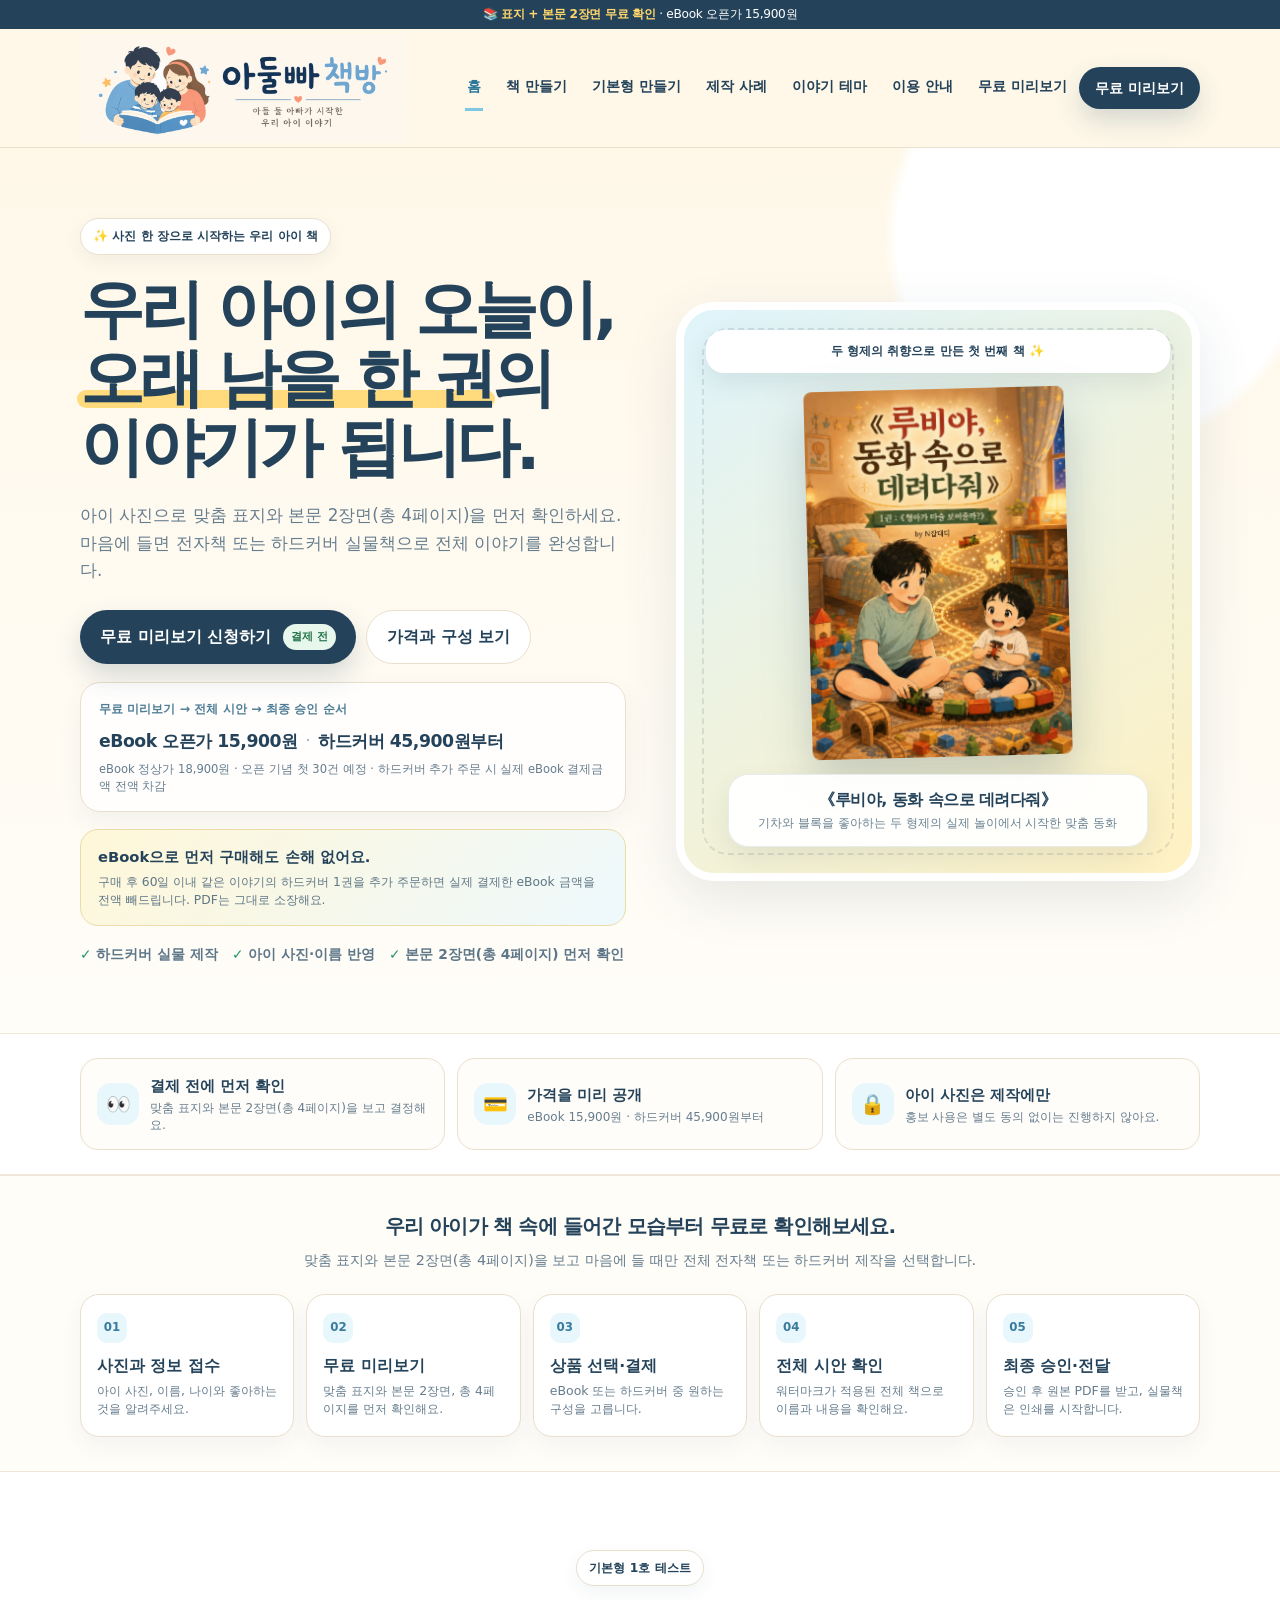
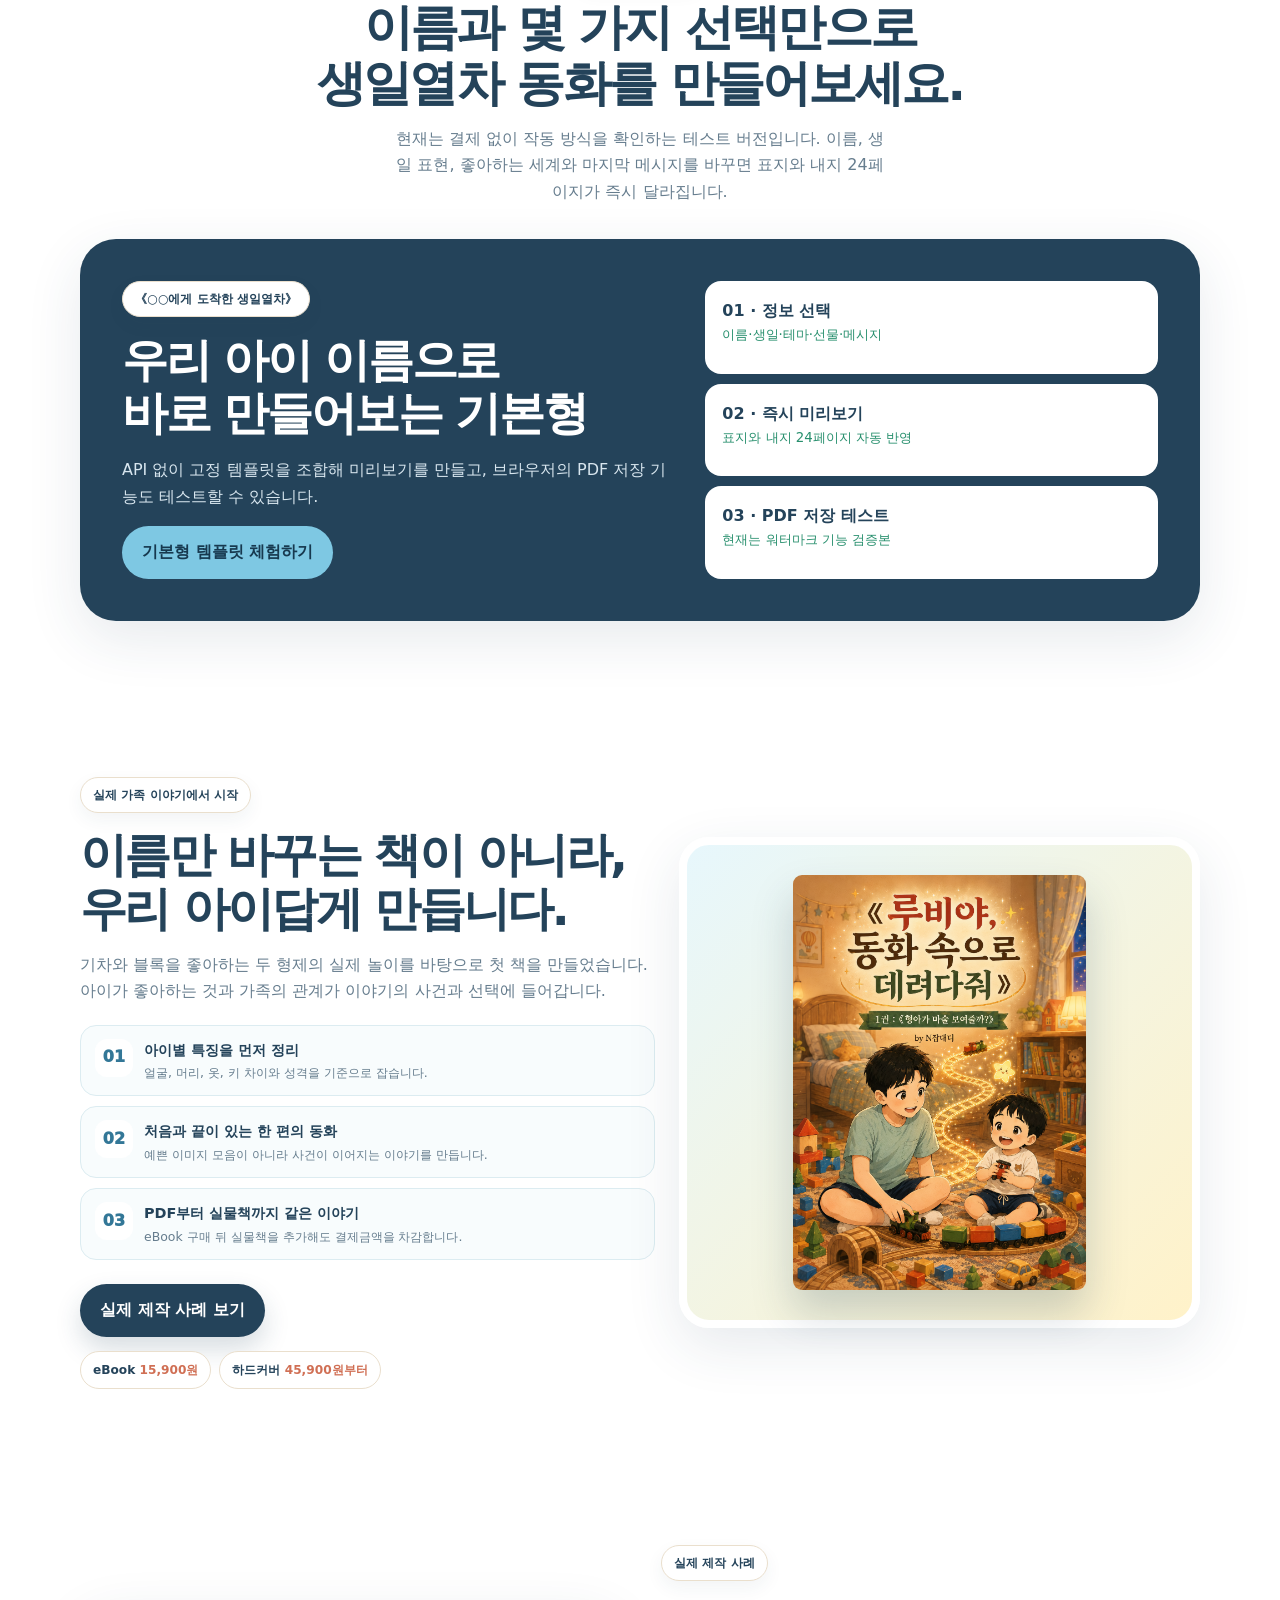
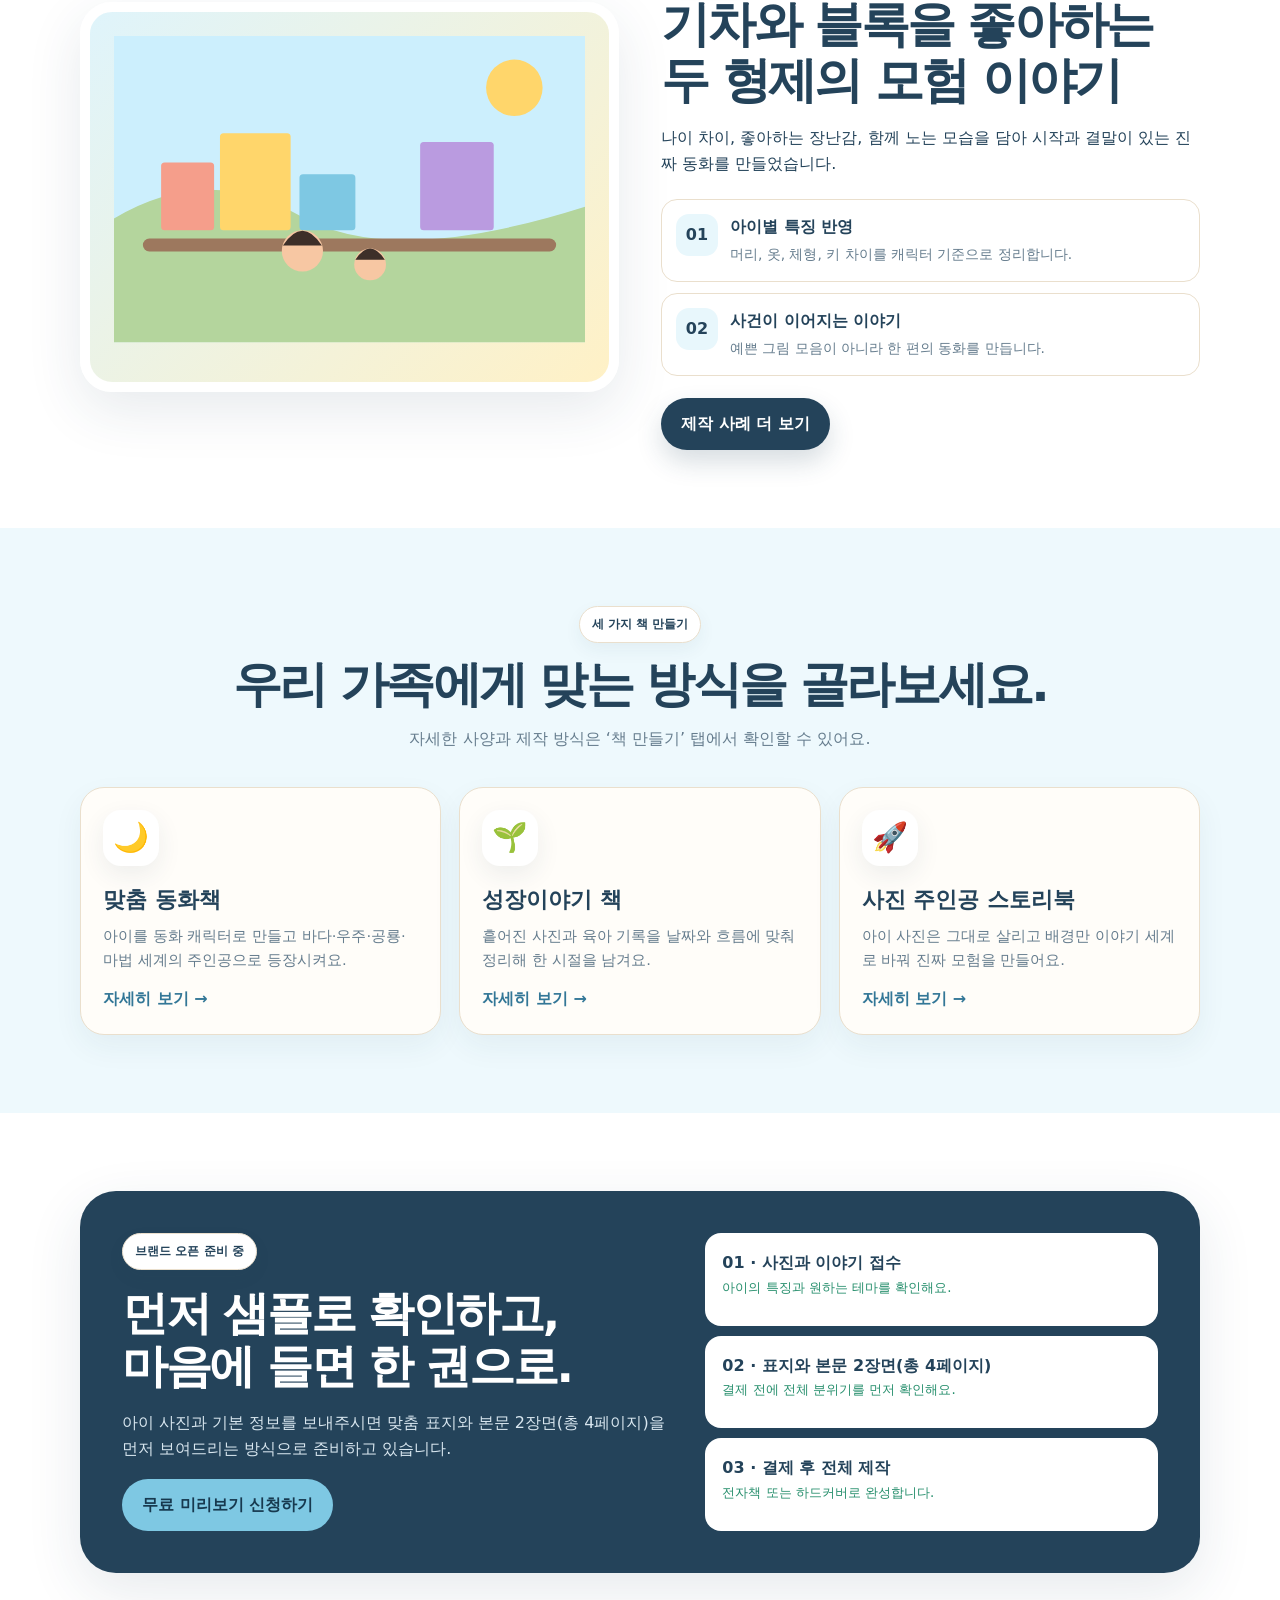
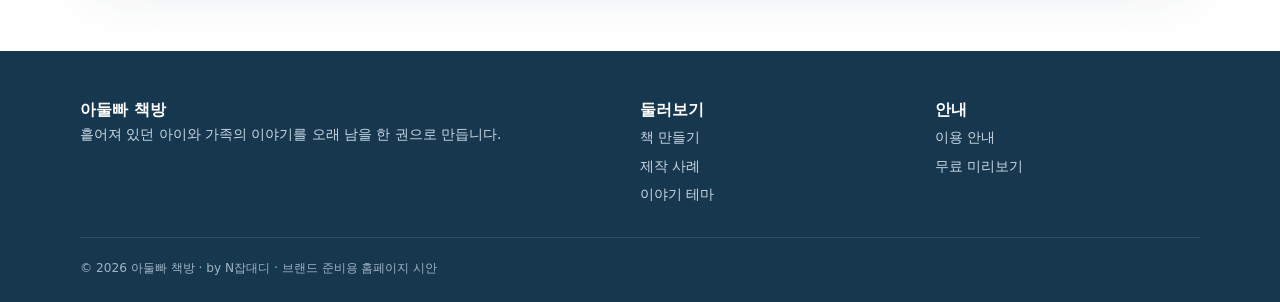
<file: index.html>
<!doctype html><html lang="ko"><head><meta charset="utf-8"><meta name="viewport" content="width=device-width,initial-scale=1"><meta name="description" content="아둘빠 책방 — 우리 아이 이야기를 한 권의 책으로 만듭니다."><title>아둘빠 책방</title><link rel="stylesheet" href="styles.css?v=12"><link rel="stylesheet" href="image-fixes-v30.css?v=30"></head><body><div class="notice">📚 <b>표지 + 본문 2장면 무료 확인</b> · eBook 오픈가 15,900원</div><header><div class="container nav"><a class="brand brand-original" href="index.html" aria-label="아둘빠 책방 홈"><span class="brand-art" aria-hidden="true"></span><span class="brand-lettering" aria-hidden="true"></span></a><nav class="navlinks"><a href="index.html">홈</a><a href="products.html">책 만들기</a><a href="template.html">기본형 만들기</a><a href="stories.html">제작 사례</a><a href="themes.html">이야기 테마</a><a href="guide.html">이용 안내</a><a href="apply.html?mode=preview">무료 미리보기</a></nav><a class="btn btn-primary btn-small" href="apply.html?mode=preview">무료 미리보기</a><button class="menu" aria-label="메뉴 열기">☰</button></div></header><main><section class="hero"><div class="container hero-grid"><div><span class="eyebrow">✨ 사진 한 장으로 시작하는 우리 아이 책</span><h1 class="sales-title"><span class="desktop-title">우리 아이의 오늘이,<br><span class="highlight">오래 남을 한 권</span>의<br>이야기가 됩니다.</span><span class="mobile-title"><span>우리 아이의 오늘이,</span><span><span class="highlight">오래 남을 한 권</span>의</span><span>이야기가 됩니다.</span></span></h1><p class="lead">아이 사진으로 맞춤 표지와 본문 2장면(총 4페이지)을 먼저 확인하세요. 마음에 들면 전자책 또는 하드커버 실물책으로 전체 이야기를 완성합니다.</p><div class="hero-actions"><a class="btn btn-primary" href="apply.html?mode=preview">무료 미리보기 신청하기 <span class="hero-free-label">결제 전</span></a><a class="btn btn-soft" href="products.html#formats">가격과 구성 보기</a></div><div class="hero-price-summary"><strong>무료 미리보기 → 전체 시안 → 최종 승인 순서</strong><div class="hero-price-row"><b>eBook 오픈가 15,900원</b><i>·</i><b>하드커버 45,900원부터</b></div><small>eBook 정상가 18,900원 · 오픈 기념 첫 30건 예정 · 하드커버 추가 주문 시 실제 eBook 결제금액 전액 차감</small></div><div class="upgrade-mini"><strong>eBook으로 먼저 구매해도 손해 없어요.</strong><span>구매 후 60일 이내 같은 이야기의 하드커버 1권을 추가 주문하면 실제 결제한 eBook 금액을 전액 빼드립니다. PDF는 그대로 소장해요.</span></div><div class="hero-meta"><span><i>✓</i> 하드커버 실물 제작</span><span><i>✓</i> 아이 사진·이름 반영</span><span><i>✓</i> 본문 2장면(총 4페이지) 먼저 확인</span></div></div><div class="visual-card"><div class="float-note">두 형제의 취향으로 만든 첫 번째 책 ✨</div><div class="book-stage"><img class="book-cover real-book-cover" src="assets/rubiya-cover-v20.jpg?v=21" alt="루비야, 동화 속으로 데려다줘 책 표지"></div><div class="cover-caption"><strong>《루비야, 동화 속으로 데려다줘》</strong><small>기차와 블록을 좋아하는 두 형제의 실제 놀이에서 시작한 맞춤 동화</small></div></div></div></section><section class="trust-strip"><div class="container trust-grid"><div class="trust-item"><i>👀</i><div><b>결제 전에 먼저 확인</b><span>맞춤 표지와 본문 2장면(총 4페이지)을 보고 결정해요.</span></div></div><div class="trust-item"><i>💳</i><div><b>가격을 미리 공개</b><span>eBook 15,900원 · 하드커버 45,900원부터</span></div></div><div class="trust-item"><i>🔒</i><div><b>아이 사진은 제작에만</b><span>홍보 사용은 별도 동의 없이는 진행하지 않아요.</span></div></div></div></section><section class="home-preview-flow"><div class="container"><div class="preview-flow-head"><strong>우리 아이가 책 속에 들어간 모습부터 무료로 확인해보세요.</strong><span>맞춤 표지와 본문 2장면(총 4페이지)을 보고 마음에 들 때만 전체 전자책 또는 하드커버 제작을 선택합니다.</span></div><div class="preview-flow-grid"><div class="preview-flow-item"><em>01</em><b>사진과 정보 접수</b><small>아이 사진, 이름, 나이와 좋아하는 것을 알려주세요.</small></div><div class="preview-flow-item"><em>02</em><b>무료 미리보기</b><small>맞춤 표지와 본문 2장면, 총 4페이지를 먼저 확인해요.</small></div><div class="preview-flow-item"><em>03</em><b>상품 선택·결제</b><small>eBook 또는 하드커버 중 원하는 구성을 고릅니다.</small></div><div class="preview-flow-item"><em>04</em><b>전체 시안 확인</b><small>워터마크가 적용된 전체 책으로 이름과 내용을 확인해요.</small></div><div class="preview-flow-item"><em>05</em><b>최종 승인·전달</b><small>승인 후 원본 PDF를 받고, 실물책은 인쇄를 시작합니다.</small></div></div></div></section><section class="section white"><div class="container"><div class="head center"><span class="eyebrow">기본형 1호 테스트</span><h2>이름과 몇 가지 선택만으로<br>생일열차 동화를 만들어보세요.</h2><p>현재는 결제 없이 작동 방식을 확인하는 테스트 버전입니다. 이름, 생일 표현, 좋아하는 세계와 마지막 메시지를 바꾸면 표지와 내지 24페이지가 즉시 달라집니다.</p></div><div class="cta-band"><div><span class="eyebrow">《○○에게 도착한 생일열차》</span><h2 style="font-size:clamp(2rem,3.6vw,3.2rem);line-height:1.15;letter-spacing:-.05em;margin:17px 0">우리 아이 이름으로<br>바로 만들어보는 기본형</h2><p>API 없이 고정 템플릿을 조합해 미리보기를 만들고, 브라우저의 PDF 저장 기능도 테스트할 수 있습니다.</p><a class="btn btn-sky" href="template.html">기본형 템플릿 체험하기</a></div><div class="slots"><div class="slot open"><strong>01 · 정보 선택</strong><small>이름·생일·테마·선물·메시지</small></div><div class="slot open"><strong>02 · 즉시 미리보기</strong><small>표지와 내지 24페이지 자동 반영</small></div><div class="slot open"><strong>03 · PDF 저장 테스트</strong><small>현재는 워터마크 기능 검증본</small></div></div></div></div></section><section class="section conversion-proof"><div class="container proof-grid"><div class="proof-copy"><span class="eyebrow">실제 가족 이야기에서 시작</span><h2>이름만 바꾸는 책이 아니라,<br>우리 아이답게 만듭니다.</h2><p>기차와 블록을 좋아하는 두 형제의 실제 놀이를 바탕으로 첫 책을 만들었습니다. 아이가 좋아하는 것과 가족의 관계가 이야기의 사건과 선택에 들어갑니다.</p><div class="proof-points"><div class="proof-point"><i>01</i><div><b>아이별 특징을 먼저 정리</b><span>얼굴, 머리, 옷, 키 차이와 성격을 기준으로 잡습니다.</span></div></div><div class="proof-point"><i>02</i><div><b>처음과 끝이 있는 한 편의 동화</b><span>예쁜 이미지 모음이 아니라 사건이 이어지는 이야기를 만듭니다.</span></div></div><div class="proof-point"><i>03</i><div><b>PDF부터 실물책까지 같은 이야기</b><span>eBook 구매 뒤 실물책을 추가해도 결제금액을 차감합니다.</span></div></div></div><a class="btn btn-primary" href="stories.html">실제 제작 사례 보기</a><div class="mini-price-row"><span class="mini-price">eBook <strong>15,900원</strong></span><span class="mini-price">하드커버 <strong>45,900원부터</strong></span></div></div><div class="proof-book"><img src="assets/rubiya-cover-v20.jpg?v=28" alt="루비야 동화책 실제 제작 표지"></div></div></section><section class="section white"><div class="container sample"><div class="sample-art"><svg viewBox="0 0 800 520"><rect width="800" height="520" fill="#cceffd"/><circle cx="680" cy="88" r="48" fill="#ffd66b"/><path d="M0 310Q160 215 315 305T800 290V520H0Z" fill="#b4d59d"/><rect x="80" y="215" width="90" height="115" rx="6" fill="#f59e8b"/><rect x="180" y="165" width="120" height="165" rx="6" fill="#ffd66b"/><rect x="315" y="235" width="95" height="95" rx="6" fill="#7ec8e3"/><rect x="520" y="180" width="125" height="150" rx="6" fill="#ba9be0"/><path d="M60 355h680" stroke="#9d785e" stroke-width="22" stroke-linecap="round"/><circle cx="320" cy="365" r="35" fill="#f7c7a3"/><circle cx="435" cy="388" r="27" fill="#f7c7a3"/><path d="M287 356q33-50 66 0M410 380q25-38 50 0" fill="#3d2f29"/></svg></div><div><span class="eyebrow">실제 제작 사례</span><h2 style="font-size:clamp(2rem,3.8vw,3.5rem);line-height:1.15;letter-spacing:-.055em;margin:16px 0">기차와 블록을 좋아하는<br>두 형제의 모험 이야기</h2><p class="lead">나이 차이, 좋아하는 장난감, 함께 노는 모습을 담아 시작과 결말이 있는 진짜 동화를 만들었습니다.</p><div class="checks"><div class="check"><i>01</i><div><b>아이별 특징 반영</b><span>머리, 옷, 체형, 키 차이를 캐릭터 기준으로 정리합니다.</span></div></div><div class="check"><i>02</i><div><b>사건이 이어지는 이야기</b><span>예쁜 그림 모음이 아니라 한 편의 동화를 만듭니다.</span></div></div></div><a class="btn btn-primary" href="stories.html">제작 사례 더 보기</a></div></div></section><section class="section blue"><div class="container"><div class="head center"><span class="eyebrow">세 가지 책 만들기</span><h2>우리 가족에게 맞는 방식을 골라보세요.</h2><p>자세한 사양과 제작 방식은 ‘책 만들기’ 탭에서 확인할 수 있어요.</p></div><div class="quick-grid compact-quick-grid"><article class="quick-card"><div class="icon">🌙</div><h3>맞춤 동화책</h3><p>아이를 동화 캐릭터로 만들고 바다·우주·공룡·마법 세계의 주인공으로 등장시켜요.</p><a class="more" href="products.html#fairy">자세히 보기 →</a></article><article class="quick-card"><div class="icon">🌱</div><h3>성장이야기 책</h3><p>흩어진 사진과 육아 기록을 날짜와 흐름에 맞춰 정리해 한 시절을 남겨요.</p><a class="more" href="products.html#growth">자세히 보기 →</a></article><article class="quick-card"><div class="icon">🚀</div><h3>사진 주인공 스토리북</h3><p>아이 사진은 그대로 살리고 배경만 이야기 세계로 바꿔 진짜 모험을 만들어요.</p><a class="more" href="products.html#photo">자세히 보기 →</a></article></div></div></section><section class="section white"><div class="container cta-band"><div><span class="eyebrow">브랜드 오픈 준비 중</span><h2 style="font-size:clamp(2rem,3.6vw,3.4rem);line-height:1.15;letter-spacing:-.05em;margin:17px 0">먼저 샘플로 확인하고,<br>마음에 들면 한 권으로.</h2><p>아이 사진과 기본 정보를 보내주시면 맞춤 표지와 본문 2장면(총 4페이지)을 먼저 보여드리는 방식으로 준비하고 있습니다.</p><a class="btn btn-sky" href="apply.html?mode=preview">무료 미리보기 신청하기</a></div><div class="slots"><div class="slot open"><strong>01 · 사진과 이야기 접수</strong><small>아이의 특징과 원하는 테마를 확인해요.</small></div><div class="slot open"><strong>02 · 표지와 본문 2장면(총 4페이지)</strong><small>결제 전에 전체 분위기를 먼저 확인해요.</small></div><div class="slot open"><strong>03 · 결제 후 전체 제작</strong><small>전자책 또는 하드커버로 완성합니다.</small></div></div></div></section></main><footer><div class="container"><div class="footer-grid"><div><strong>아둘빠 책방</strong><p>흩어져 있던 아이와 가족의 이야기를 오래 남을 한 권으로 만듭니다.</p></div><div><strong>둘러보기</strong><a href="products.html">책 만들기</a><a href="stories.html">제작 사례</a><a href="themes.html">이야기 테마</a></div><div><strong>안내</strong><a href="guide.html">이용 안내</a><a href="apply.html?mode=preview">무료 미리보기</a></div></div><div class="copy">© <span data-year></span> 아둘빠 책방 · by N잡대디 · 브랜드 준비용 홈페이지 시안</div></div></footer><script src="script.js?v=30"></script><div class="mobile-cta"><div class="mobile-cta-copy"><b>우리 아이 책, 먼저 확인해보세요</b><small>맞춤 표지 + 본문 2장면(총 4페이지) · 결제 전</small></div><a class="btn" href="apply.html?mode=preview">무료 미리보기</a></div></body></html>
</file>
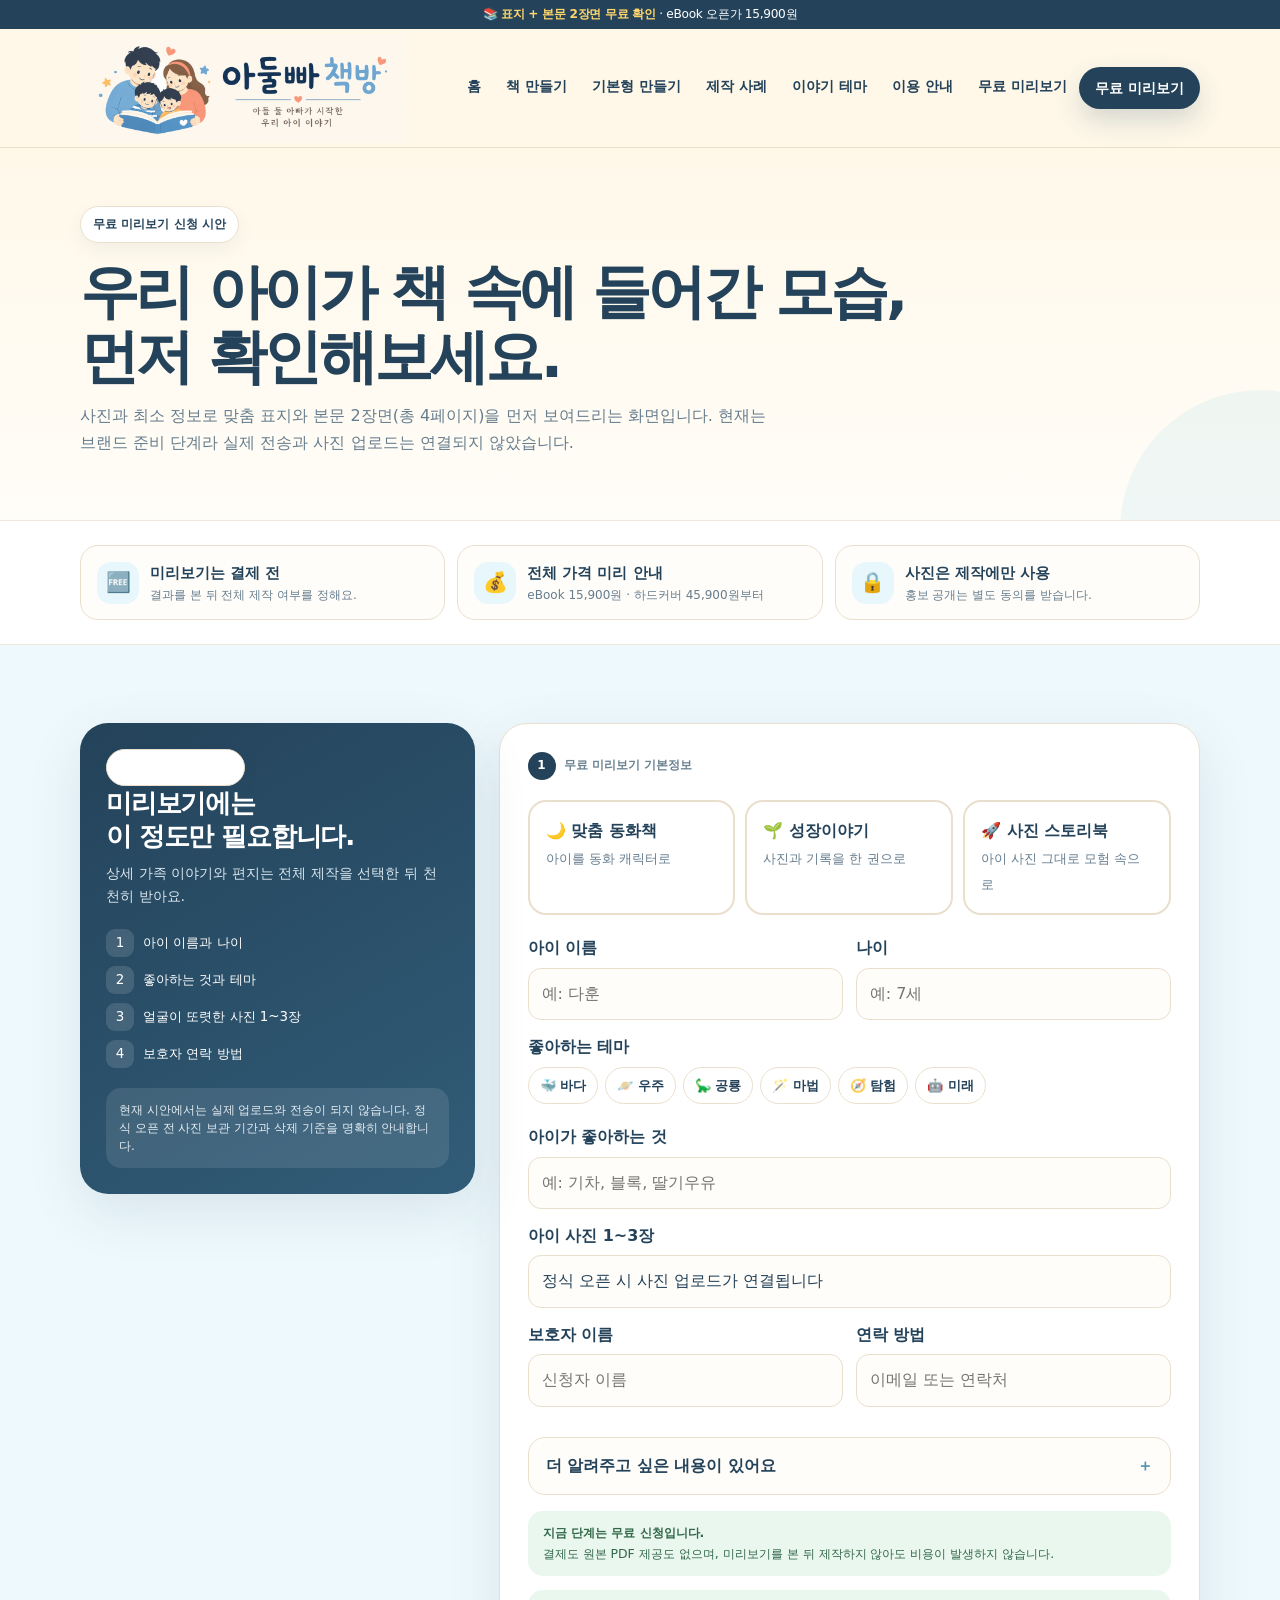
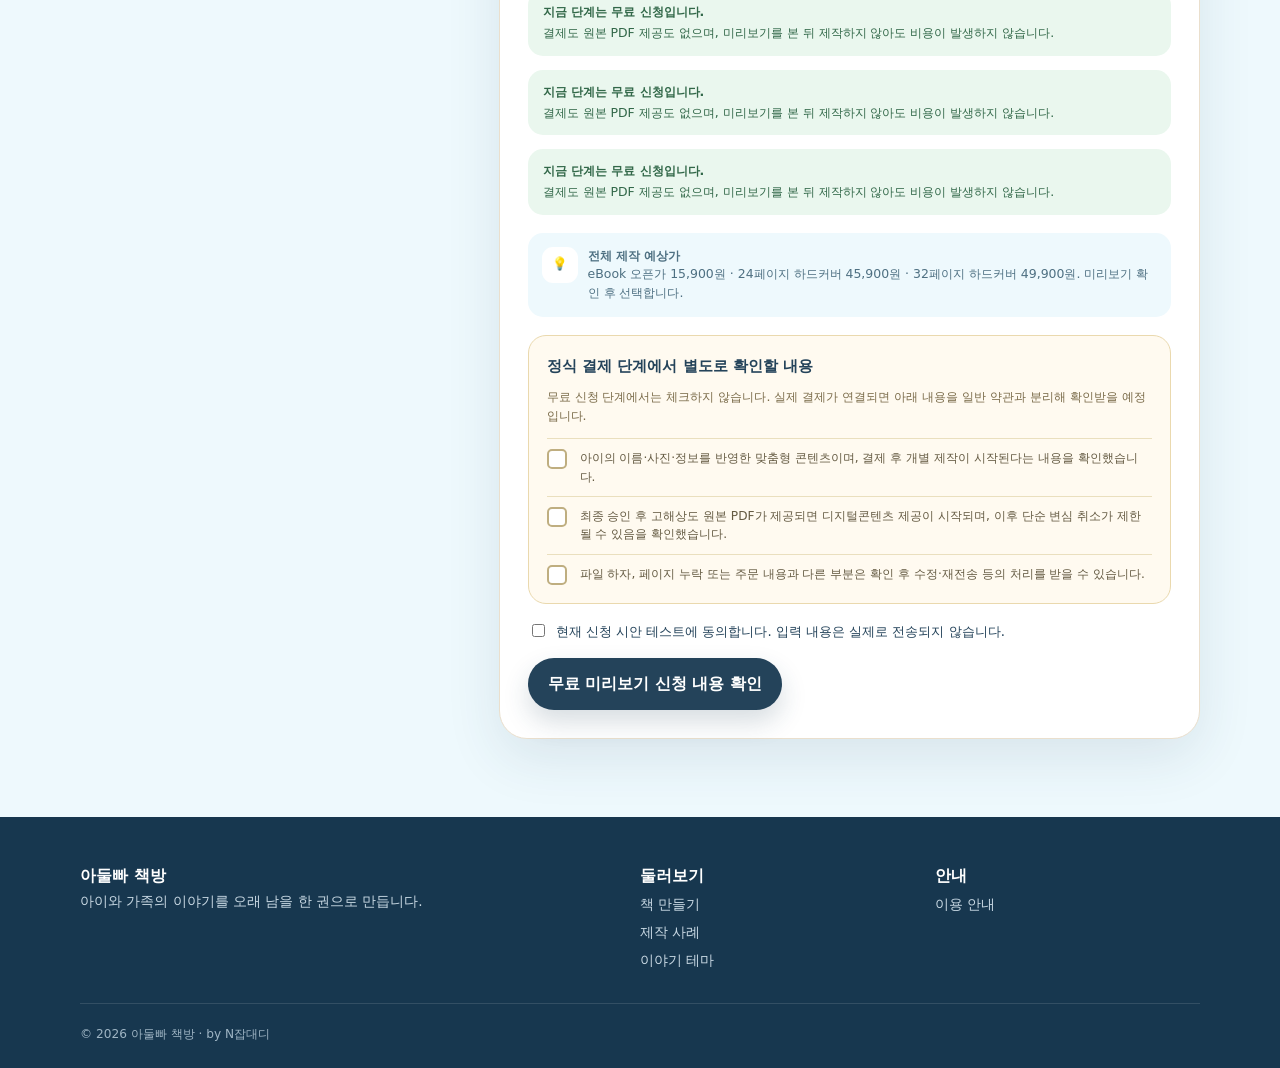
<file: apply.html>
<!doctype html><html lang="ko"><head><meta charset="utf-8"><meta name="viewport" content="width=device-width,initial-scale=1"><title>무료 미리보기 신청 | 아둘빠 책방</title><link rel="stylesheet" href="styles.css?v=12"><link rel="stylesheet" href="image-fixes-v30.css?v=30"></head><body><div class="notice">📚 <b>표지 + 본문 2장면 무료 확인</b> · eBook 오픈가 15,900원</div><header><div class="container nav"><a class="brand brand-original" href="index.html" aria-label="아둘빠 책방 홈"><span class="brand-art" aria-hidden="true"></span><span class="brand-lettering" aria-hidden="true"></span></a><nav class="navlinks"><a href="index.html">홈</a><a href="products.html">책 만들기</a><a href="template.html">기본형 만들기</a><a href="stories.html">제작 사례</a><a href="themes.html">이야기 테마</a><a href="guide.html">이용 안내</a><a href="apply.html?mode=preview">무료 미리보기</a></nav><a class="btn btn-primary btn-small" href="apply.html?mode=preview">무료 미리보기</a><button class="menu">☰</button></div></header><main><section class="page-hero"><div class="container"><span class="eyebrow">무료 미리보기 신청 시안</span><h1 class="sales-title"><span class="desktop-title">우리 아이가 책 속에 들어간 모습,<br>먼저 확인해보세요.</span><span class="mobile-title"><span>우리 아이가</span><span>책 속에 들어간 모습,</span><span>먼저 확인해보세요.</span></span></h1><p class="sales-copy">사진과 최소 정보로 맞춤 표지와 본문 2장면(총 4페이지)을 먼저 보여드리는 화면입니다. 현재는 브랜드 준비 단계라 실제 전송과 사진 업로드는 연결되지 않았습니다.</p></div></section><section class="trust-strip"><div class="container trust-grid"><div class="trust-item"><i>🆓</i><div><b>미리보기는 결제 전</b><span>결과를 본 뒤 전체 제작 여부를 정해요.</span></div></div><div class="trust-item"><i>💰</i><div><b>전체 가격 미리 안내</b><span>eBook 15,900원 · 하드커버 45,900원부터</span></div></div><div class="trust-item"><i>🔒</i><div><b>사진은 제작에만 사용</b><span>홍보 공개는 별도 동의를 받습니다.</span></div></div></div></section><section class="section blue"><div class="container preview-form-shell"><aside class="preview-side"><span class="eyebrow">약 2분이면 충분해요</span><h2>미리보기에는<br>이 정도만 필요합니다.</h2><p>상세 가족 이야기와 편지는 전체 제작을 선택한 뒤 천천히 받아요.</p><div class="preview-side-list"><div><i>1</i><span>아이 이름과 나이</span></div><div><i>2</i><span>좋아하는 것과 테마</span></div><div><i>3</i><span>얼굴이 또렷한 사진 1~3장</span></div><div><i>4</i><span>보호자 연락 방법</span></div></div><div class="privacy-mini">현재 시안에서는 실제 업로드와 전송이 되지 않습니다. 정식 오픈 전 사진 보관 기간과 삭제 기준을 명확히 안내합니다.</div></aside><form class="preview-form-card" id="bookForm"><div class="form-progress"><b>1</b><span>무료 미리보기 기본정보</span></div><div class="choice-grid"><label class="choice"><input type="radio" name="bookType" value="맞춤 동화책" required><strong>🌙 맞춤 동화책</strong><span>아이를 동화 캐릭터로</span></label><label class="choice"><input type="radio" name="bookType" value="성장이야기 책" required><strong>🌱 성장이야기</strong><span>사진과 기록을 한 권으로</span></label><label class="choice"><input type="radio" name="bookType" value="사진 주인공 스토리북" required><strong>🚀 사진 스토리북</strong><span>아이 사진 그대로 모험 속으로</span></label></div><div class="grid2"><div class="field"><label for="childName">아이 이름</label><input id="childName" name="childName" placeholder="예: 다훈" required></div><div class="field"><label for="age">나이</label><input id="age" name="age" placeholder="예: 7세" required></div></div><div class="field"><label>좋아하는 테마</label><div class="chips"><label class="chip"><input type="radio" name="theme" value="바다"><span>🐳 바다</span></label><label class="chip"><input type="radio" name="theme" value="우주"><span>🪐 우주</span></label><label class="chip"><input type="radio" name="theme" value="공룡"><span>🦕 공룡</span></label><label class="chip"><input type="radio" name="theme" value="마법"><span>🪄 마법</span></label><label class="chip"><input type="radio" name="theme" value="탐험"><span>🧭 탐험</span></label><label class="chip"><input type="radio" name="theme" value="미래"><span>🤖 미래</span></label></div></div><div class="field"><label for="likes">아이가 좋아하는 것</label><input id="likes" name="likes" placeholder="예: 기차, 블록, 딸기우유"></div><div class="field"><label for="photoMock">아이 사진 1~3장</label><input id="photoMock" type="text" value="정식 오픈 시 사진 업로드가 연결됩니다" disabled></div><div class="grid2"><div class="field"><label for="parent">보호자 이름</label><input id="parent" name="parent" placeholder="신청자 이름" required></div><div class="field"><label for="contact">연락 방법</label><input id="contact" name="contact" placeholder="이메일 또는 연락처" required></div></div><details class="optional-details"><summary>더 알려주고 싶은 내용이 있어요</summary><div class="optional-fields"><div class="field"><label for="personality">아이 성격</label><input id="personality" name="personality" placeholder="예: 호기심이 많고 동생을 잘 챙겨요"></div><div class="field"><label for="story">기억에 남는 에피소드</label><textarea id="story" name="story" placeholder="전체 제작 때 꼭 넣고 싶은 일이 있다면 적어주세요."></textarea></div><div class="field"><label for="message">아이에게 전하고 싶은 말</label><textarea id="message" name="message" placeholder="예: 언제나 너답게 용감하고 따뜻하게 자라렴."></textarea></div></div></details><div class="free-preview-safe"><b>지금 단계는 무료 신청입니다.</b>결제도 원본 PDF 제공도 없으며, 미리보기를 본 뒤 제작하지 않아도 비용이 발생하지 않습니다.</div><div class="free-preview-safe"><b>지금 단계는 무료 신청입니다.</b>결제도 원본 PDF 제공도 없으며, 미리보기를 본 뒤 제작하지 않아도 비용이 발생하지 않습니다.</div><div class="free-preview-safe"><b>지금 단계는 무료 신청입니다.</b>결제도 원본 PDF 제공도 없으며, 미리보기를 본 뒤 제작하지 않아도 비용이 발생하지 않습니다.</div><div class="free-preview-safe"><b>지금 단계는 무료 신청입니다.</b>결제도 원본 PDF 제공도 없으며, 미리보기를 본 뒤 제작하지 않아도 비용이 발생하지 않습니다.</div><div class="form-trust-note"><i>💡</i><div><b>전체 제작 예상가</b><br>eBook 오픈가 15,900원 · 24페이지 하드커버 45,900원 · 32페이지 하드커버 49,900원. 미리보기 확인 후 선택합니다.</div></div><div class="payment-consent-preview"><h3>정식 결제 단계에서 별도로 확인할 내용</h3><p>무료 신청 단계에서는 체크하지 않습니다. 실제 결제가 연결되면 아래 내용을 일반 약관과 분리해 확인받을 예정입니다.</p><div class="consent-preview-row"><i></i><span>아이의 이름·사진·정보를 반영한 맞춤형 콘텐츠이며, 결제 후 개별 제작이 시작된다는 내용을 확인했습니다.</span></div><div class="consent-preview-row"><i></i><span>최종 승인 후 고해상도 원본 PDF가 제공되면 디지털콘텐츠 제공이 시작되며, 이후 단순 변심 취소가 제한될 수 있음을 확인했습니다.</span></div><div class="consent-preview-row"><i></i><span>파일 하자, 페이지 누락 또는 주문 내용과 다른 부분은 확인 후 수정·재전송 등의 처리를 받을 수 있습니다.</span></div></div><label class="agree"><input type="checkbox" required><span>현재 신청 시안 테스트에 동의합니다. 입력 내용은 실제로 전송되지 않습니다.</span></label><button class="btn btn-primary" type="submit">무료 미리보기 신청 내용 확인</button><div class="result" id="result">신청 화면이 정상적으로 작동해요. 실제 사진 업로드와 접수는 다음 단계에서 연결합니다 😊</div></form></div></section></main><footer><div class="container"><div class="footer-grid"><div><strong>아둘빠 책방</strong><p>아이와 가족의 이야기를 오래 남을 한 권으로 만듭니다.</p></div><div><strong>둘러보기</strong><a href="products.html">책 만들기</a><a href="stories.html">제작 사례</a><a href="themes.html">이야기 테마</a></div><div><strong>안내</strong><a href="guide.html">이용 안내</a></div></div><div class="copy">© <span data-year></span> 아둘빠 책방 · by N잡대디</div></div></footer><script src="script.js?v=30"></script><div class="mobile-cta"><div class="mobile-cta-copy"><b>우리 아이 책, 먼저 확인해보세요</b><small>맞춤 표지 + 본문 2장면(총 4페이지) · 결제 전</small></div><a class="btn" href="#bookForm">신청서로 이동</a></div></body></html>
</file>
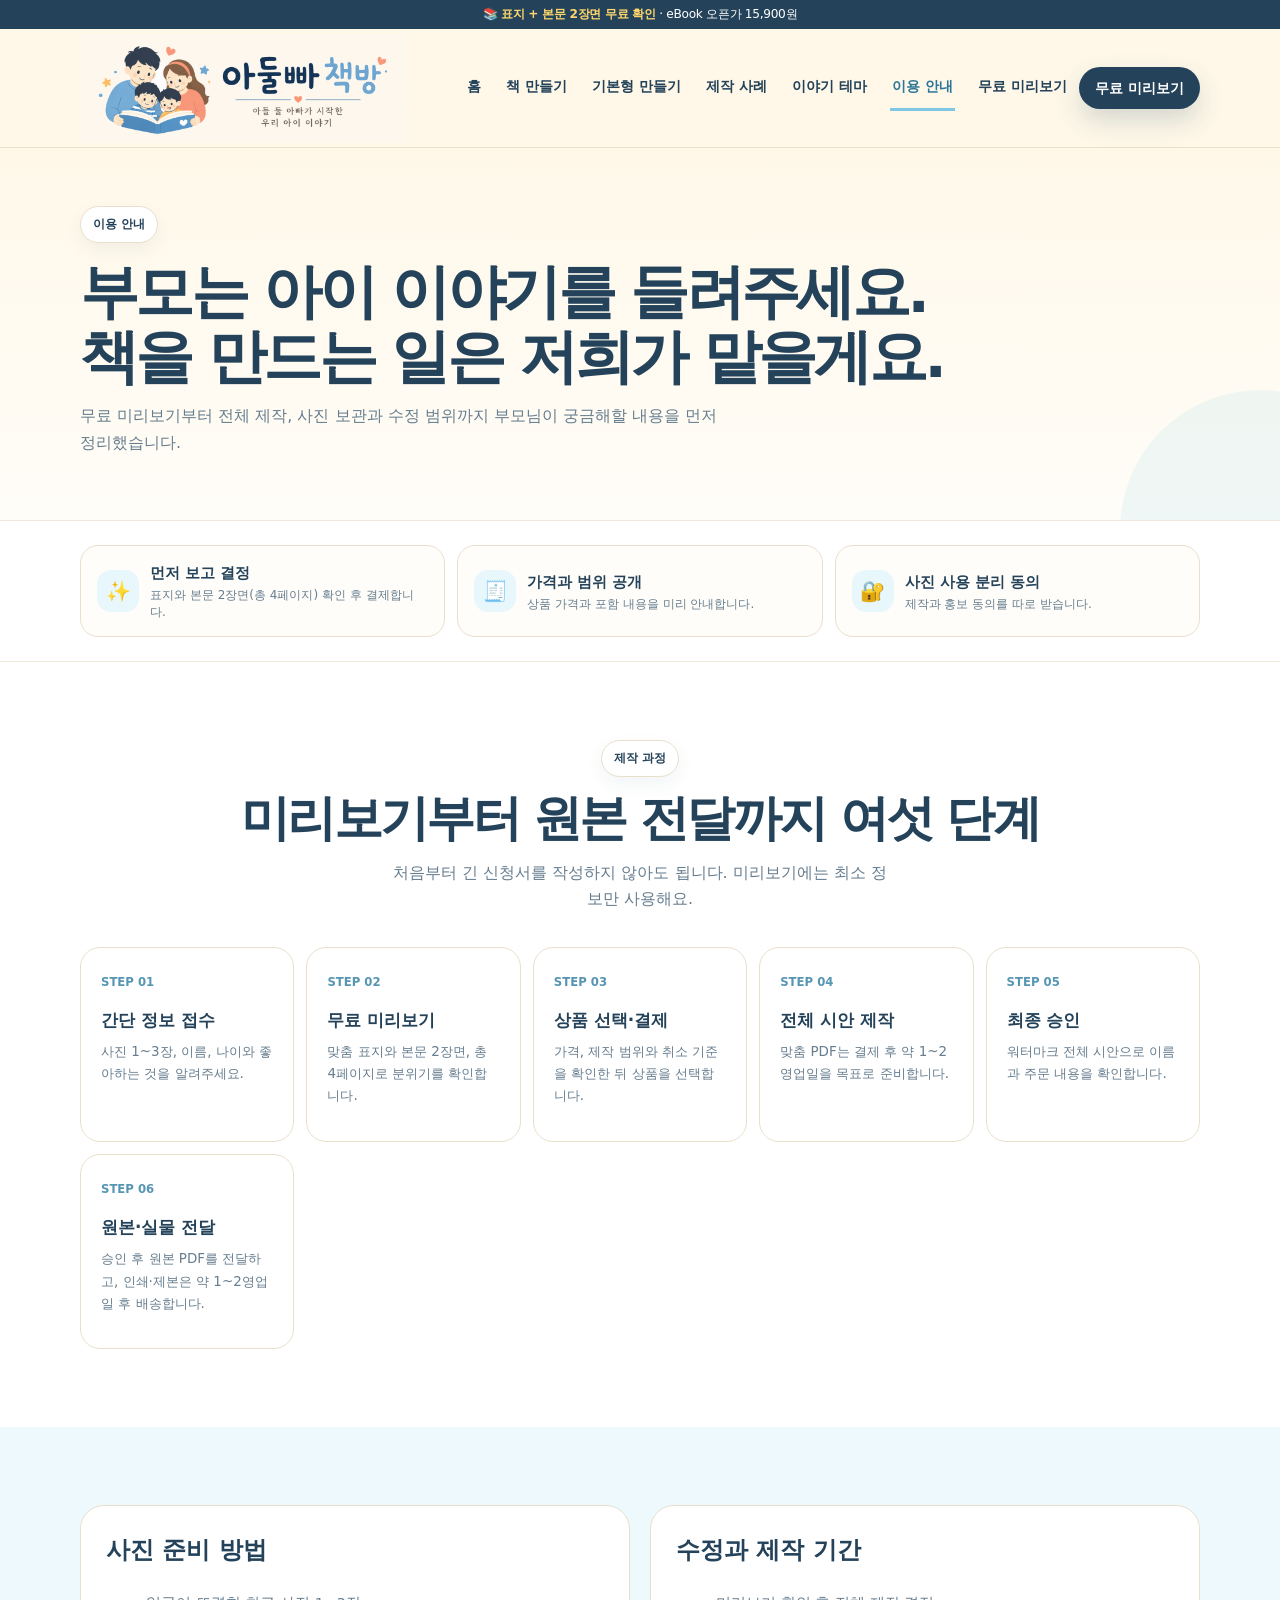
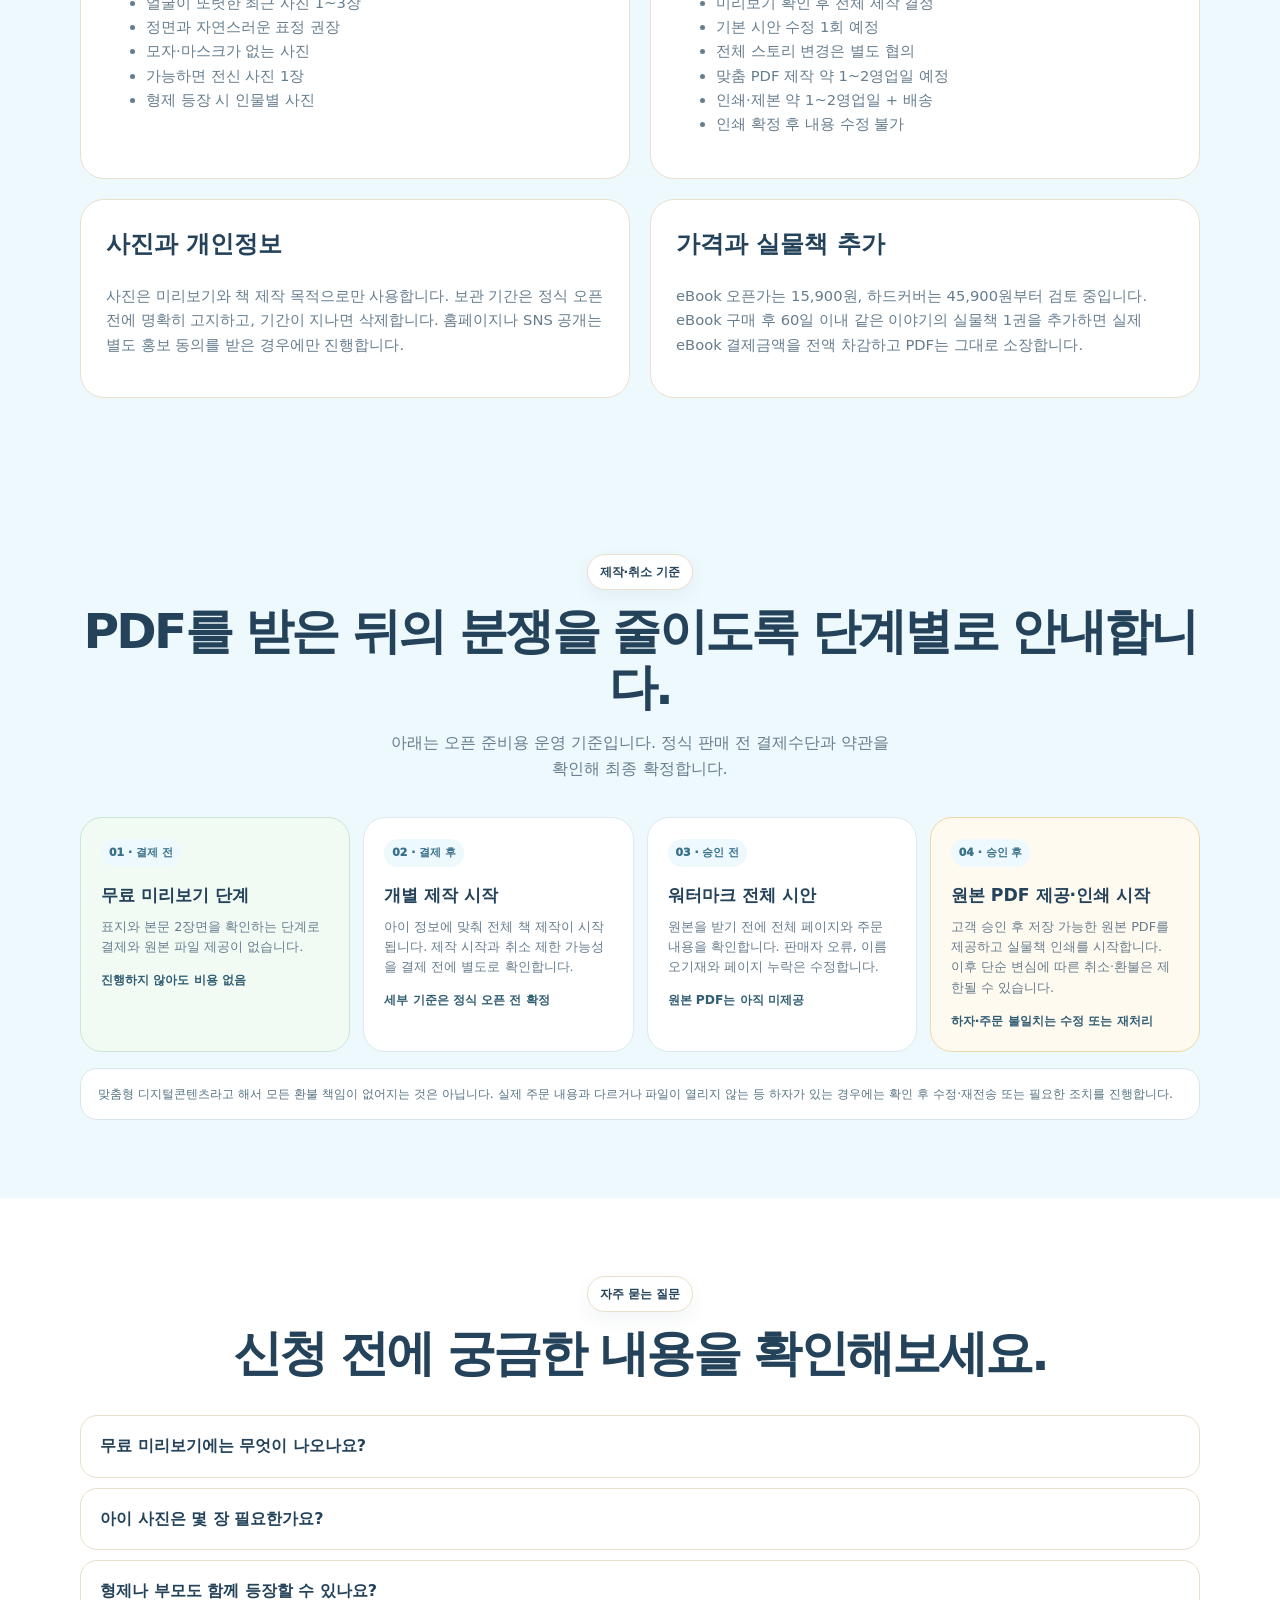
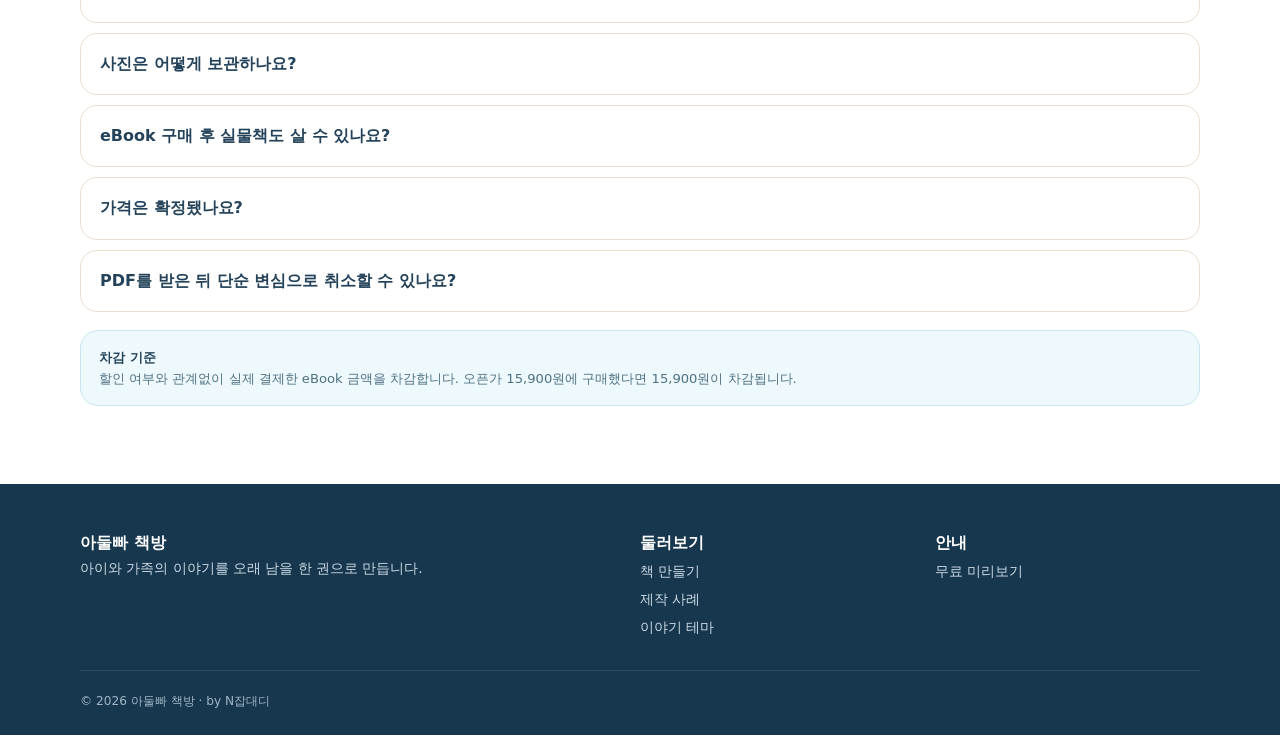
<file: guide.html>
<!doctype html><html lang="ko"><head><meta charset="utf-8"><meta name="viewport" content="width=device-width,initial-scale=1"><title>이용 안내 | 아둘빠 책방</title><link rel="stylesheet" href="styles.css?v=12"><link rel="stylesheet" href="image-fixes-v30.css?v=30"></head><body><div class="notice">📚 <b>표지 + 본문 2장면 무료 확인</b> · eBook 오픈가 15,900원</div><header><div class="container nav"><a class="brand brand-original" href="index.html" aria-label="아둘빠 책방 홈"><span class="brand-art" aria-hidden="true"></span><span class="brand-lettering" aria-hidden="true"></span></a><nav class="navlinks"><a href="index.html">홈</a><a href="products.html">책 만들기</a><a href="template.html">기본형 만들기</a><a href="stories.html">제작 사례</a><a href="themes.html">이야기 테마</a><a href="guide.html">이용 안내</a><a href="apply.html?mode=preview">무료 미리보기</a></nav><a class="btn btn-primary btn-small" href="apply.html?mode=preview">무료 미리보기</a><button class="menu">☰</button></div></header><main><section class="page-hero"><div class="container"><span class="eyebrow">이용 안내</span><h1 class="sales-title"><span class="desktop-title">부모는 아이 이야기를 들려주세요.<br>책을 만드는 일은 저희가 맡을게요.</span><span class="mobile-title"><span>부모는 아이 이야기를</span><span>들려주세요.</span><span>책을 만드는 일은</span><span>저희가 맡을게요.</span></span></h1><p class="sales-copy">무료 미리보기부터 전체 제작, 사진 보관과 수정 범위까지 부모님이 궁금해할 내용을 먼저 정리했습니다.</p></div></section><section class="trust-strip"><div class="container trust-grid"><div class="trust-item"><i>✨</i><div><b>먼저 보고 결정</b><span>표지와 본문 2장면(총 4페이지) 확인 후 결제합니다.</span></div></div><div class="trust-item"><i>🧾</i><div><b>가격과 범위 공개</b><span>상품 가격과 포함 내용을 미리 안내합니다.</span></div></div><div class="trust-item"><i>🔐</i><div><b>사진 사용 분리 동의</b><span>제작과 홍보 동의를 따로 받습니다.</span></div></div></div></section><section class="section white"><div class="container"><div class="head center"><span class="eyebrow">제작 과정</span><h2>미리보기부터 원본 전달까지 여섯 단계</h2><p>처음부터 긴 신청서를 작성하지 않아도 됩니다. 미리보기에는 최소 정보만 사용해요.</p></div><div class="steps"><article class="step"><em>STEP 01</em><h3>간단 정보 접수</h3><p>사진 1~3장, 이름, 나이와 좋아하는 것을 알려주세요.</p></article><article class="step"><em>STEP 02</em><h3>무료 미리보기</h3><p>맞춤 표지와 본문 2장면, 총 4페이지로 분위기를 확인합니다.</p></article><article class="step"><em>STEP 03</em><h3>상품 선택·결제</h3><p>가격, 제작 범위와 취소 기준을 확인한 뒤 상품을 선택합니다.</p></article><article class="step"><em>STEP 04</em><h3>전체 시안 제작</h3><p>맞춤 PDF는 결제 후 약 1~2영업일을 목표로 준비합니다.</p></article><article class="step"><em>STEP 05</em><h3>최종 승인</h3><p>워터마크 전체 시안으로 이름과 주문 내용을 확인합니다.</p></article><article class="step"><em>STEP 06</em><h3>원본·실물 전달</h3><p>승인 후 원본 PDF를 전달하고, 인쇄·제본은 약 1~2영업일 후 배송합니다.</p></article></div></div></section><section class="section blue"><div class="container guide-grid"><article class="guide-card"><h2>사진 준비 방법</h2><ul><li>얼굴이 또렷한 최근 사진 1~3장</li><li>정면과 자연스러운 표정 권장</li><li>모자·마스크가 없는 사진</li><li>가능하면 전신 사진 1장</li><li>형제 등장 시 인물별 사진</li></ul></article><article class="guide-card"><h2>수정과 제작 기간</h2><ul><li>미리보기 확인 후 전체 제작 결정</li><li>기본 시안 수정 1회 예정</li><li>전체 스토리 변경은 별도 협의</li><li>맞춤 PDF 제작 약 1~2영업일 예정</li><li>인쇄·제본 약 1~2영업일 + 배송</li><li>인쇄 확정 후 내용 수정 불가</li></ul></article><article class="guide-card"><h2>사진과 개인정보</h2><p>사진은 미리보기와 책 제작 목적으로만 사용합니다. 보관 기간은 정식 오픈 전에 명확히 고지하고, 기간이 지나면 삭제합니다. 홈페이지나 SNS 공개는 별도 홍보 동의를 받은 경우에만 진행합니다.</p></article><article class="guide-card"><h2>가격과 실물책 추가</h2><p>eBook 오픈가는 15,900원, 하드커버는 45,900원부터 검토 중입니다. eBook 구매 후 60일 이내 같은 이야기의 실물책 1권을 추가하면 실제 eBook 결제금액을 전액 차감하고 PDF는 그대로 소장합니다.</p></article></div></section><section class="section policy-section" id="refund-policy"><div class="container"><div class="head center"><span class="eyebrow">제작·취소 기준</span><h2>PDF를 받은 뒤의 분쟁을 줄이도록 단계별로 안내합니다.</h2><p>아래는 오픈 준비용 운영 기준입니다. 정식 판매 전 결제수단과 약관을 확인해 최종 확정합니다.</p></div><div class="policy-grid"><article class="policy-card safe"><em>01 · 결제 전</em><h3>무료 미리보기 단계</h3><p>표지와 본문 2장면을 확인하는 단계로 결제와 원본 파일 제공이 없습니다.</p><strong>진행하지 않아도 비용 없음</strong></article><article class="policy-card"><em>02 · 결제 후</em><h3>개별 제작 시작</h3><p>아이 정보에 맞춰 전체 책 제작이 시작됩니다. 제작 시작과 취소 제한 가능성을 결제 전에 별도로 확인합니다.</p><strong>세부 기준은 정식 오픈 전 확정</strong></article><article class="policy-card"><em>03 · 승인 전</em><h3>워터마크 전체 시안</h3><p>원본을 받기 전에 전체 페이지와 주문 내용을 확인합니다. 판매자 오류, 이름 오기재와 페이지 누락은 수정합니다.</p><strong>원본 PDF는 아직 미제공</strong></article><article class="policy-card warning"><em>04 · 승인 후</em><h3>원본 PDF 제공·인쇄 시작</h3><p>고객 승인 후 저장 가능한 원본 PDF를 제공하고 실물책 인쇄를 시작합니다. 이후 단순 변심에 따른 취소·환불은 제한될 수 있습니다.</p><strong>하자·주문 불일치는 수정 또는 재처리</strong></article></div><div class="policy-note">맞춤형 디지털콘텐츠라고 해서 모든 환불 책임이 없어지는 것은 아닙니다. 실제 주문 내용과 다르거나 파일이 열리지 않는 등 하자가 있는 경우에는 확인 후 수정·재전송 또는 필요한 조치를 진행합니다.</div></div></section><section class="section white"><div class="container"><div class="head center"><span class="eyebrow">자주 묻는 질문</span><h2>신청 전에 궁금한 내용을 확인해보세요.</h2></div><div class="faq"><details><summary>무료 미리보기에는 무엇이 나오나요?</summary><p>아이 정보를 반영한 맞춤 표지와 대표 장면 본문 2장면(총 4페이지)을 보여드리는 방식으로 준비하고 있습니다.</p></details><details><summary>아이 사진은 몇 장 필요한가요?</summary><p>미리보기는 얼굴이 또렷한 최근 사진 1~3장으로 시작할 수 있습니다. 전체 제작 단계에서 필요한 사진을 추가로 안내합니다.</p></details><details><summary>형제나 부모도 함께 등장할 수 있나요?</summary><p>가능합니다. 등장 인원이 늘어나면 제작 난이도와 비용이 달라질 수 있어 결제 전에 안내합니다.</p></details><details><summary>사진은 어떻게 보관하나요?</summary><p>제작 목적으로만 사용하고 고지한 보관 기간이 지나면 삭제합니다. 홍보 사용은 제작 동의와 분리해 별도로 받습니다.</p></details><details><summary>eBook 구매 후 실물책도 살 수 있나요?</summary><p>구매 후 60일 이내 같은 이야기의 하드커버 1권을 추가 주문하면 실제 결제한 eBook 금액을 전액 차감합니다. PDF는 그대로 소장합니다.</p></details><details><summary>가격은 확정됐나요?</summary><p>현재 eBook 오픈가 15,900원, 하드커버 45,900원부터를 검토 중입니다. 인쇄·배송 견적 확인 후 정식 오픈 전에 최종 확정합니다.</p></details><details><summary>PDF를 받은 뒤 단순 변심으로 취소할 수 있나요?</summary><p>무료 미리보기와 워터마크 전체 시안을 충분히 확인하고 최종 승인한 뒤 원본 PDF를 제공합니다. 원본 제공 이후에는 맞춤형 디지털 파일의 특성상 단순 변심에 따른 취소·환불이 제한될 수 있습니다. 다만 파일 하자나 주문 내용과 다른 부분은 확인 후 수정하거나 필요한 조치를 진행합니다.</p></details></div><div class="faq-policy-note"><b>차감 기준</b><br>할인 여부와 관계없이 실제 결제한 eBook 금액을 차감합니다. 오픈가 15,900원에 구매했다면 15,900원이 차감됩니다.</div></div></section></main><footer><div class="container"><div class="footer-grid"><div><strong>아둘빠 책방</strong><p>아이와 가족의 이야기를 오래 남을 한 권으로 만듭니다.</p></div><div><strong>둘러보기</strong><a href="products.html">책 만들기</a><a href="stories.html">제작 사례</a><a href="themes.html">이야기 테마</a></div><div><strong>안내</strong><a href="apply.html?mode=preview">무료 미리보기</a></div></div><div class="copy">© <span data-year></span> 아둘빠 책방 · by N잡대디</div></div></footer><script src="script.js?v=30"></script><div class="mobile-cta"><div class="mobile-cta-copy"><b>우리 아이 책, 먼저 확인해보세요</b><small>맞춤 표지 + 본문 2장면(총 4페이지) · 결제 전</small></div><a class="btn" href="apply.html?mode=preview">무료 미리보기</a></div></body></html>
</file>
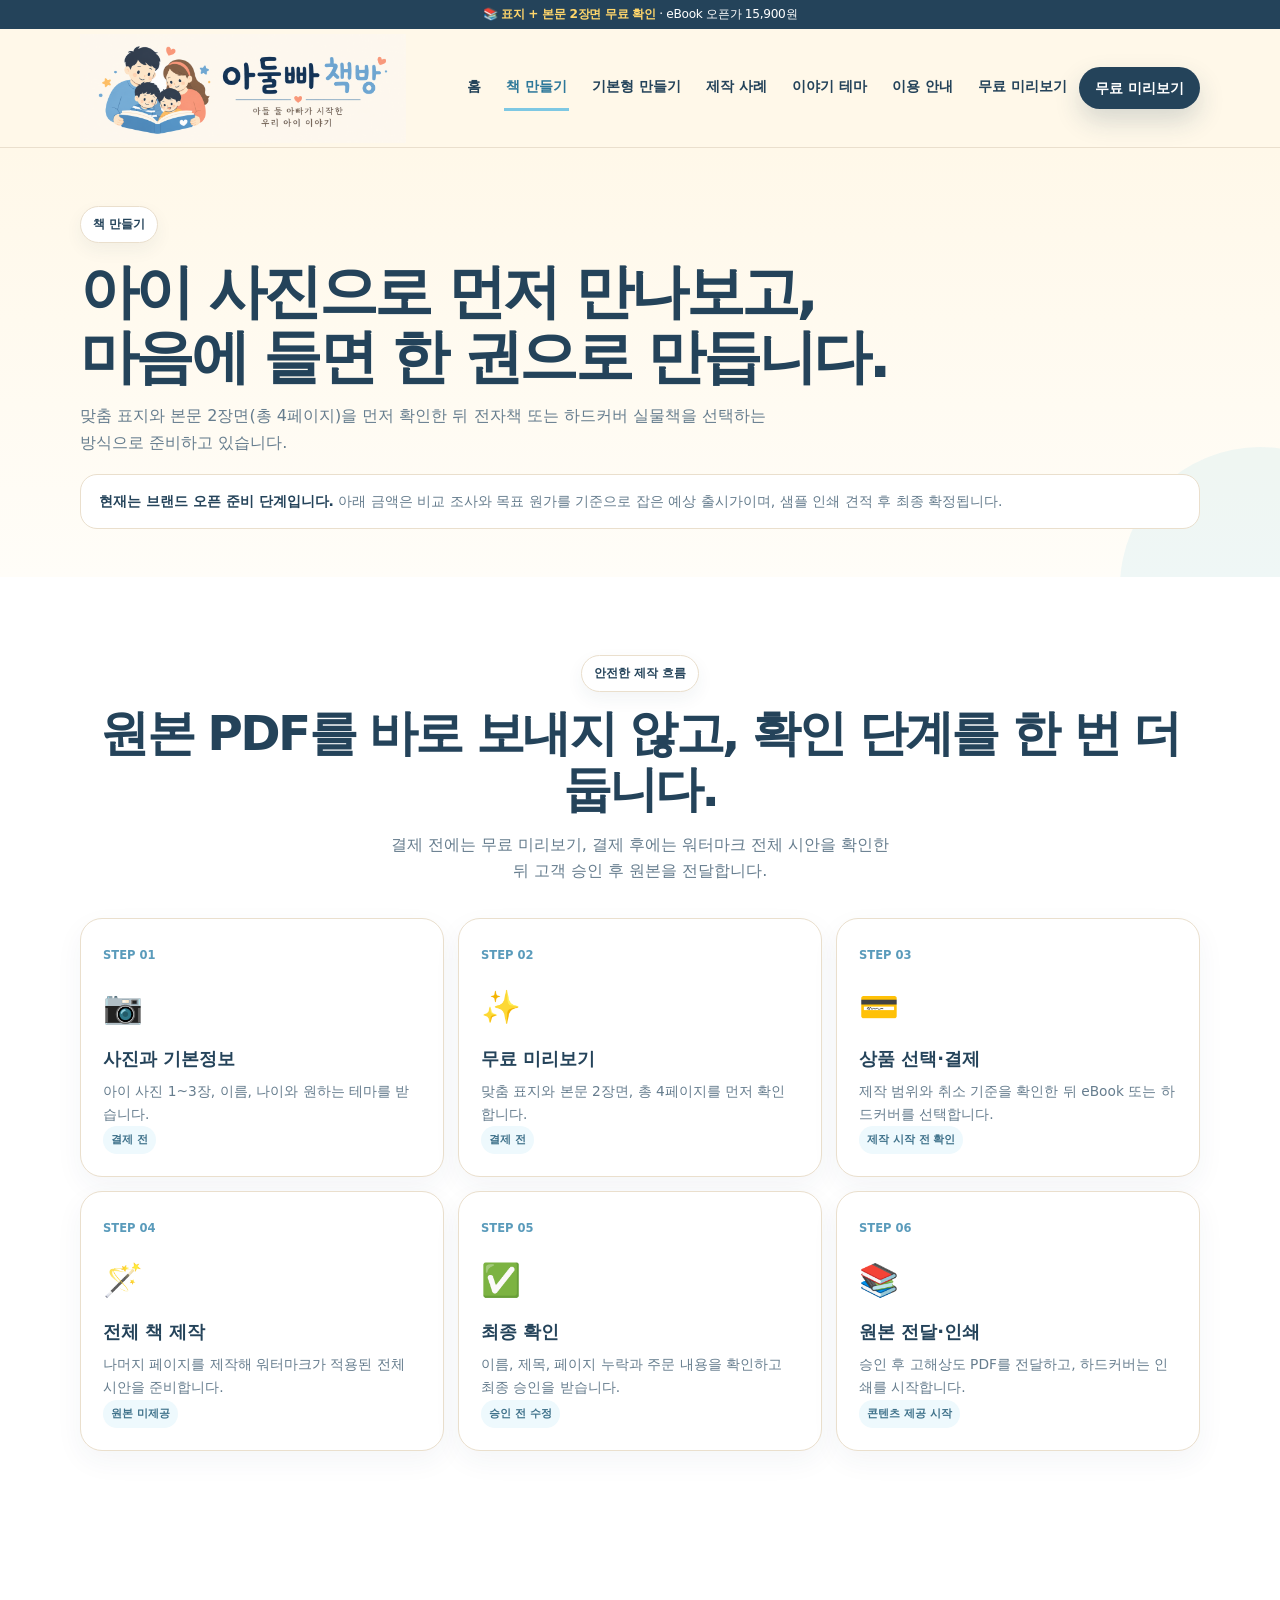
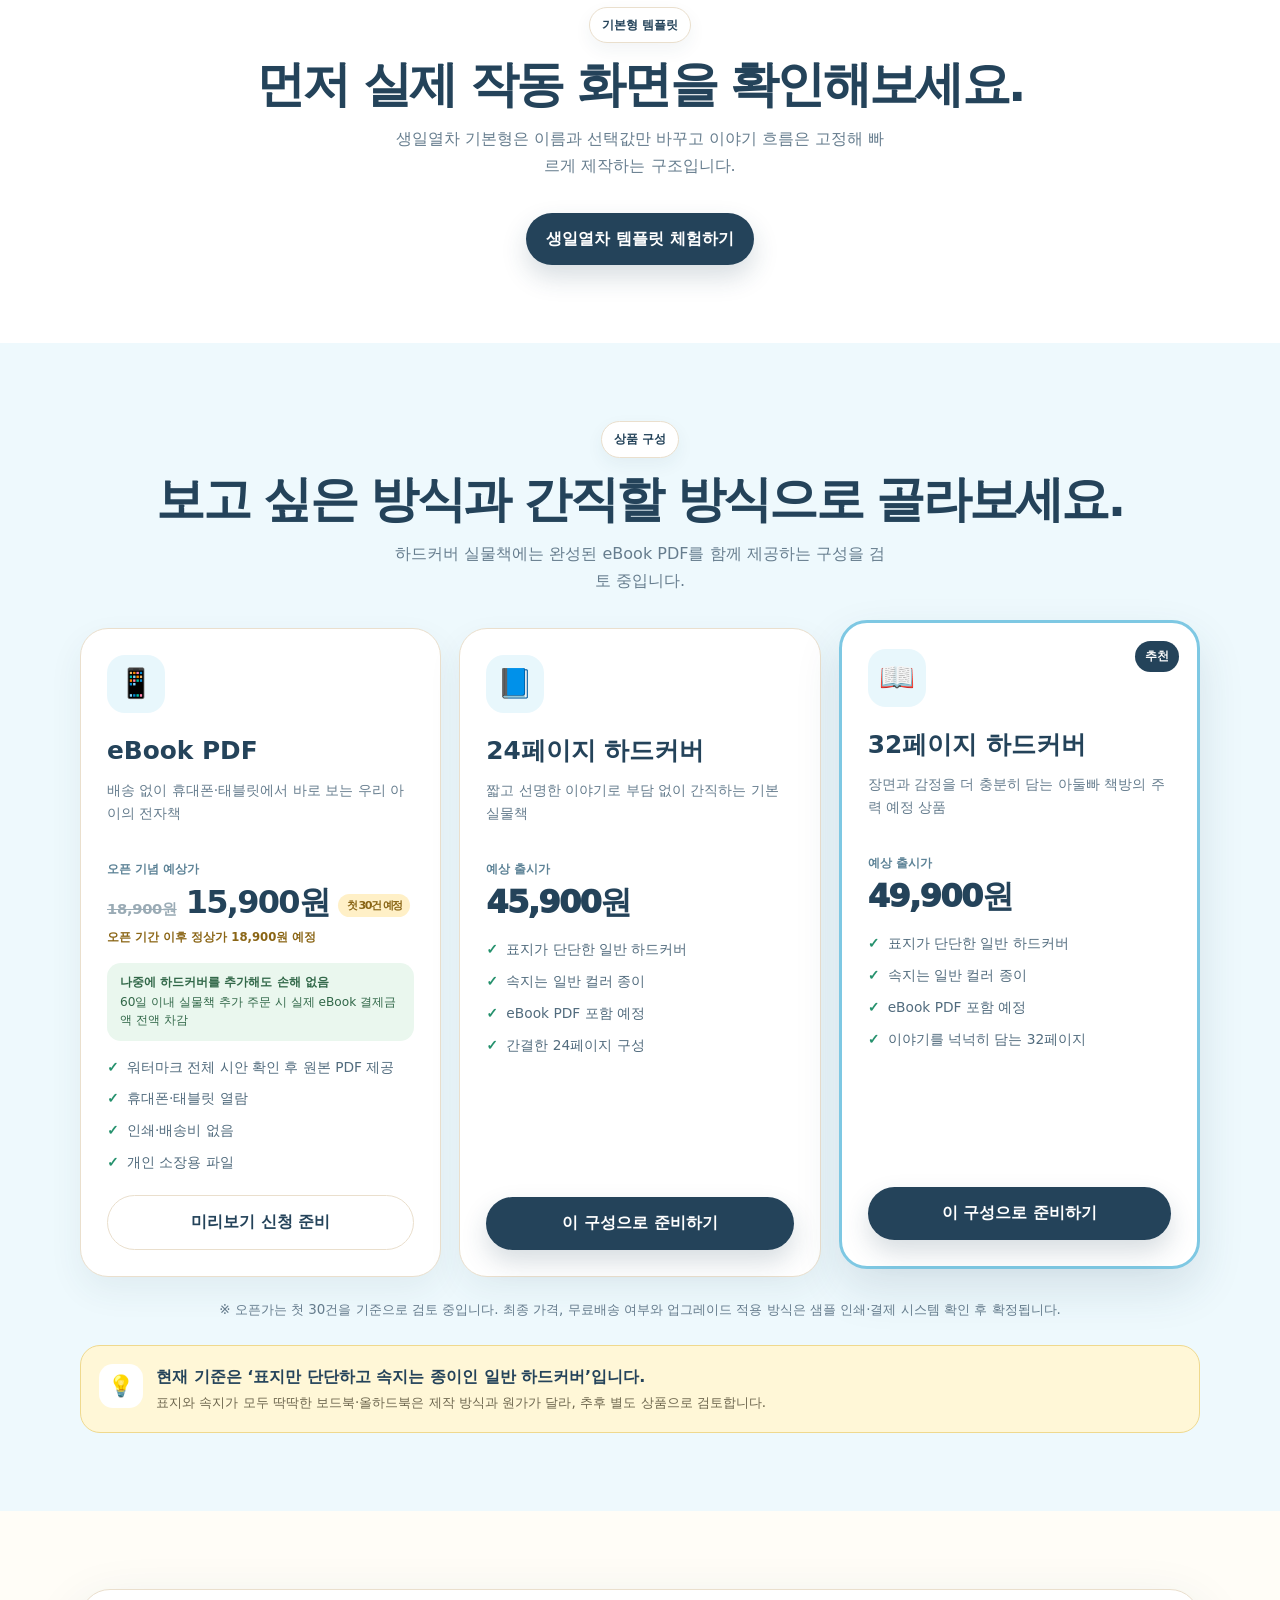
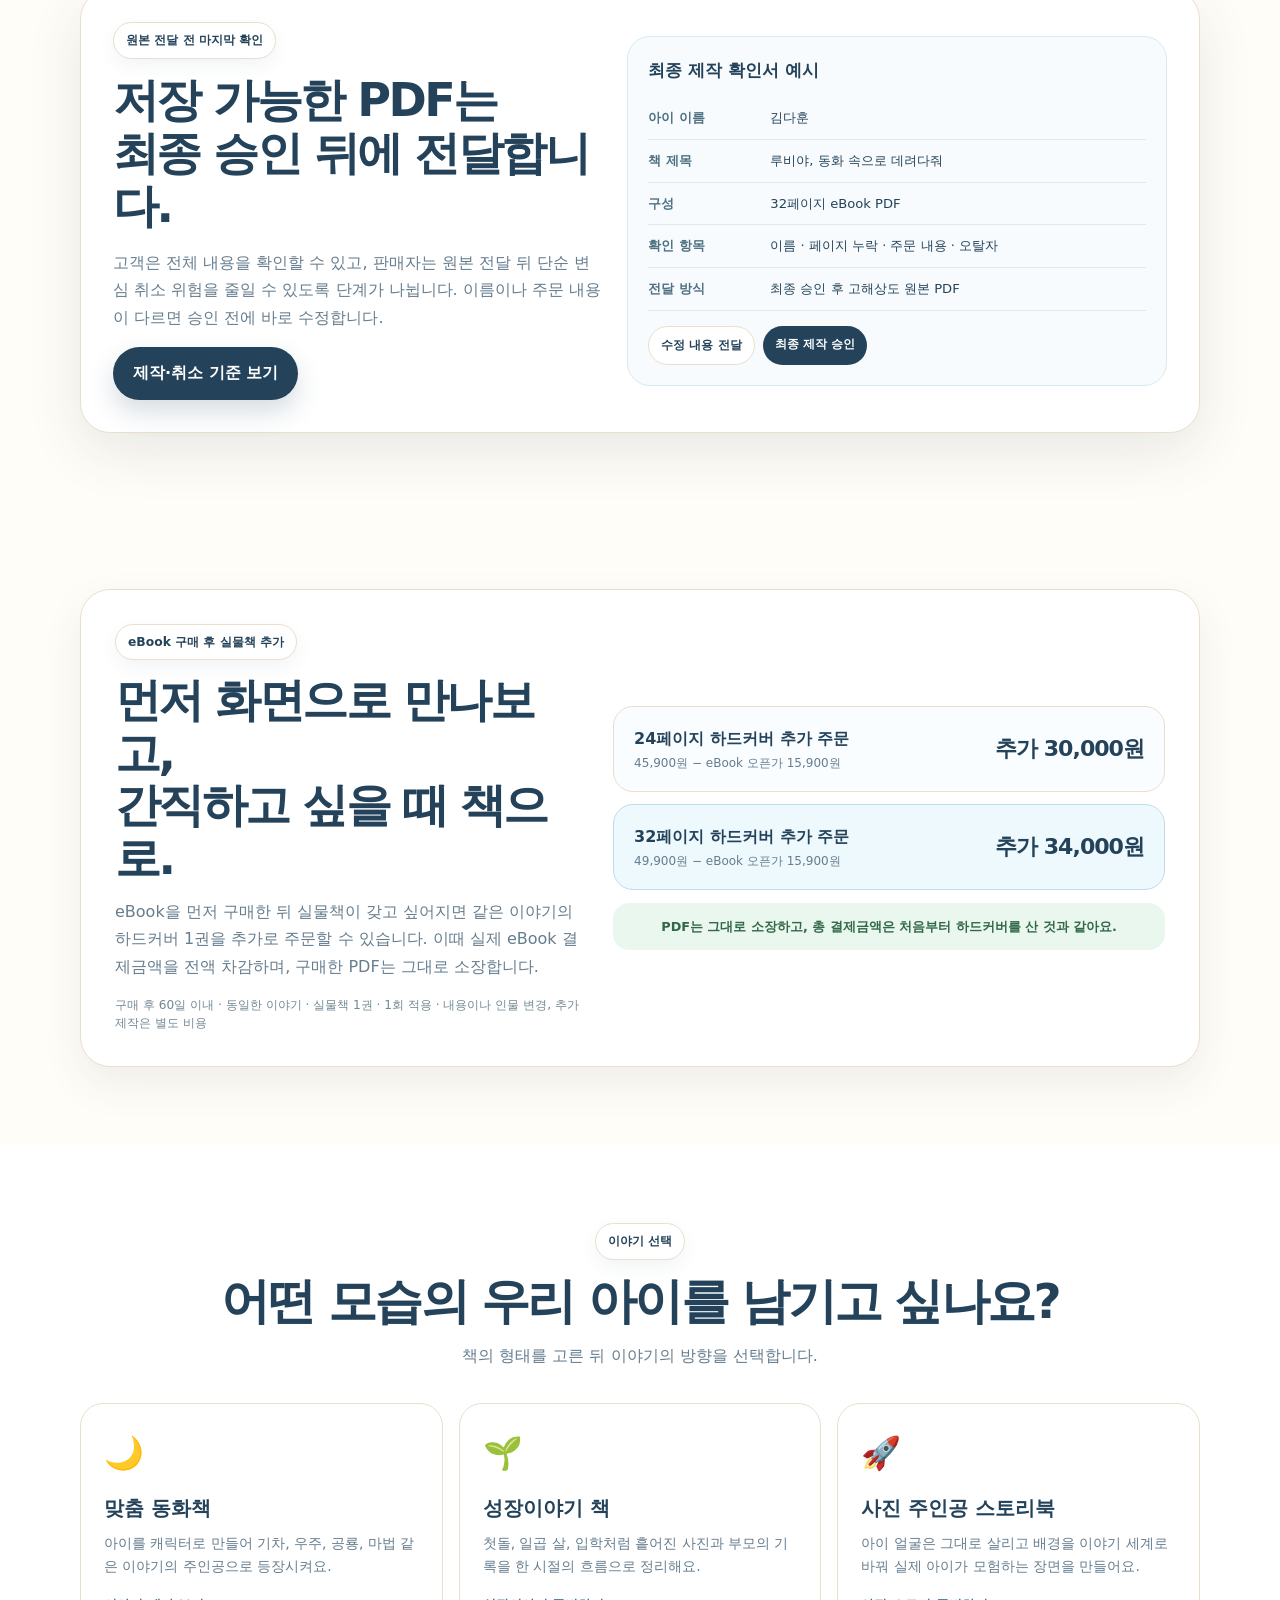
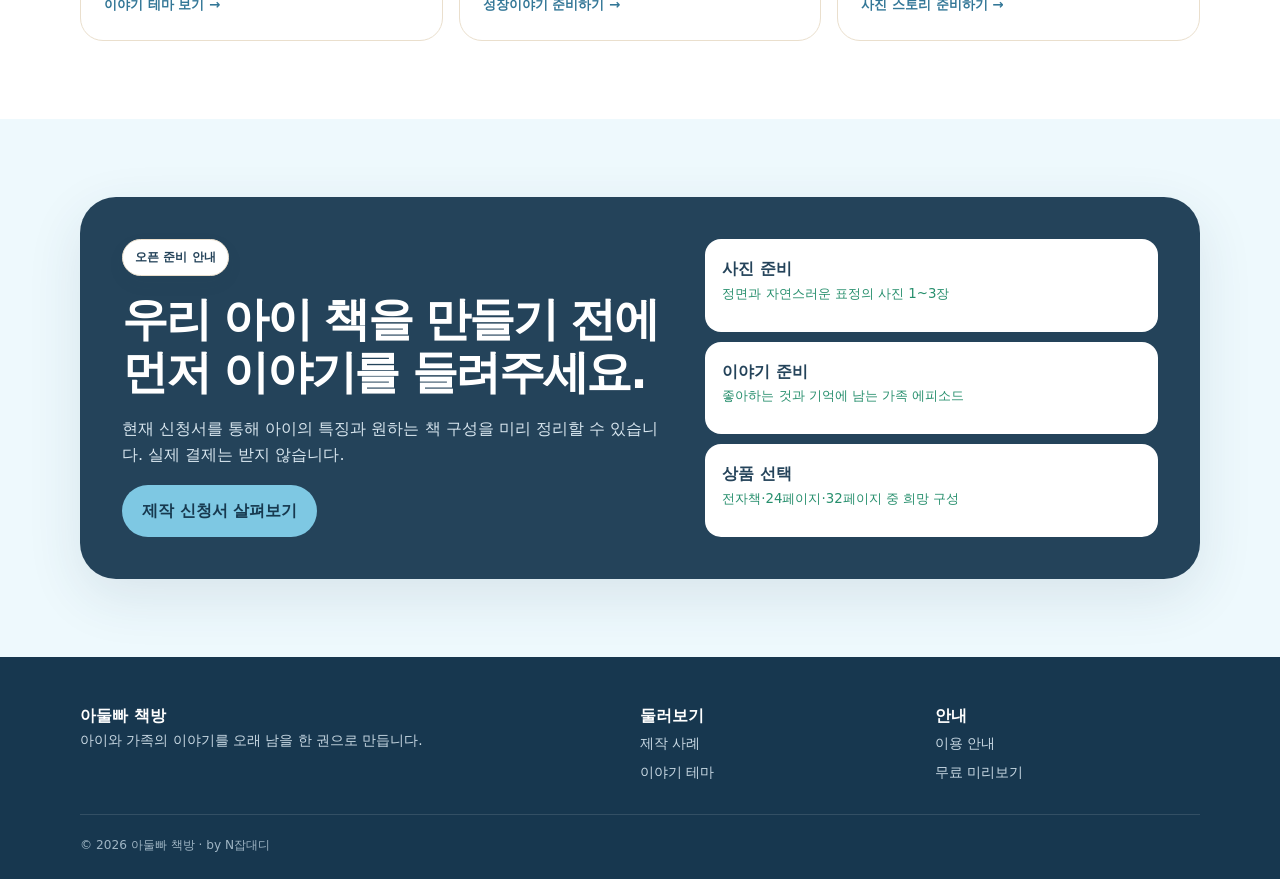
<file: products.html>
<!doctype html><html lang="ko"><head><meta charset="utf-8"><meta name="viewport" content="width=device-width,initial-scale=1"><title>책 만들기 | 아둘빠 책방</title><link rel="stylesheet" href="styles.css?v=12"><link rel="stylesheet" href="image-fixes-v30.css?v=30"></head><body><div class="notice">📚 <b>표지 + 본문 2장면 무료 확인</b> · eBook 오픈가 15,900원</div><header><div class="container nav"><a class="brand brand-original" href="index.html" aria-label="아둘빠 책방 홈"><span class="brand-art" aria-hidden="true"></span><span class="brand-lettering" aria-hidden="true"></span></a><nav class="navlinks"><a href="index.html">홈</a><a href="products.html">책 만들기</a><a href="template.html">기본형 만들기</a><a href="stories.html">제작 사례</a><a href="themes.html">이야기 테마</a><a href="guide.html">이용 안내</a><a href="apply.html?mode=preview">무료 미리보기</a></nav><a class="btn btn-primary btn-small" href="apply.html?mode=preview">무료 미리보기</a><button class="menu">☰</button></div></header><main>
<section class="page-hero"><div class="container"><span class="eyebrow">책 만들기</span><h1 class="sales-title"><span class="desktop-title">아이 사진으로 먼저 만나보고,<br>마음에 들면 한 권으로 만듭니다.</span><span class="mobile-title"><span>아이 사진으로</span><span>먼저 만나보고,</span><span>마음에 들면</span><span>한 권으로 만듭니다.</span></span></h1><p class="sales-copy">맞춤 표지와 본문 2장면(총 4페이지)을 먼저 확인한 뒤 전자책 또는 하드커버 실물책을 선택하는 방식으로 준비하고 있습니다.</p><div class="product-intro-note"><b>현재는 브랜드 오픈 준비 단계입니다.</b> 아래 금액은 비교 조사와 목표 원가를 기준으로 잡은 예상 출시가이며, 샘플 인쇄 견적 후 최종 확정됩니다.</div></div></section>

<section class="section white"><div class="container"><div class="head center"><span class="eyebrow">안전한 제작 흐름</span><h2>원본 PDF를 바로 보내지 않고, 확인 단계를 한 번 더 둡니다.</h2><p>결제 전에는 무료 미리보기, 결제 후에는 워터마크 전체 시안을 확인한 뒤 고객 승인 후 원본을 전달합니다.</p></div><div class="process-grid v30-flow"><article class="process-card"><em>STEP 01</em><div class="process-icon">📷</div><h3>사진과 기본정보</h3><p>아이 사진 1~3장, 이름, 나이와 원하는 테마를 받습니다.</p><span class="step-tag">결제 전</span></article><article class="process-card"><em>STEP 02</em><div class="process-icon">✨</div><h3>무료 미리보기</h3><p>맞춤 표지와 본문 2장면, 총 4페이지를 먼저 확인합니다.</p><span class="step-tag">결제 전</span></article><article class="process-card"><em>STEP 03</em><div class="process-icon">💳</div><h3>상품 선택·결제</h3><p>제작 범위와 취소 기준을 확인한 뒤 eBook 또는 하드커버를 선택합니다.</p><span class="step-tag">제작 시작 전 확인</span></article><article class="process-card"><em>STEP 04</em><div class="process-icon">🪄</div><h3>전체 책 제작</h3><p>나머지 페이지를 제작해 워터마크가 적용된 전체 시안을 준비합니다.</p><span class="step-tag">원본 미제공</span></article><article class="process-card"><em>STEP 05</em><div class="process-icon">✅</div><h3>최종 확인</h3><p>이름, 제목, 페이지 누락과 주문 내용을 확인하고 최종 승인을 받습니다.</p><span class="step-tag">승인 전 수정</span></article><article class="process-card"><em>STEP 06</em><div class="process-icon">📚</div><h3>원본 전달·인쇄</h3><p>승인 후 고해상도 PDF를 전달하고, 하드커버는 인쇄를 시작합니다.</p><span class="step-tag">콘텐츠 제공 시작</span></article></div></div></section><section class="section white"><div class="container"><div class="head center"><span class="eyebrow">기본형 템플릿</span><h2>먼저 실제 작동 화면을 확인해보세요.</h2><p>생일열차 기본형은 이름과 선택값만 바꾸고 이야기 흐름은 고정해 빠르게 제작하는 구조입니다.</p></div><div style="text-align:center"><a class="btn btn-primary" href="template.html">생일열차 템플릿 체험하기</a></div></div></section><section class="section blue" id="formats"><div class="container"><div class="head center"><span class="eyebrow">상품 구성</span><h2>보고 싶은 방식과 간직할 방식으로 골라보세요.</h2><p>하드커버 실물책에는 완성된 eBook PDF를 함께 제공하는 구성을 검토 중입니다.</p></div><div class="offer-grid"><article class="offer-card"><div class="offer-icon">📱</div><h2>eBook PDF</h2><p class="offer-sub">배송 없이 휴대폰·태블릿에서 바로 보는 우리 아이의 전자책</p><div class="offer-price-label">오픈 기념 예상가</div><div class="offer-price sale-price"><del>18,900원</del><strong>15,900원</strong><span class="sale-chip">첫 30건 예정</span></div><div class="launch-note">오픈 기간 이후 정상가 18,900원 예정</div><div class="credit-note"><b>나중에 하드커버를 추가해도 손해 없음</b>60일 이내 실물책 추가 주문 시 실제 eBook 결제금액 전액 차감</div><ul class="offer-list"><li>워터마크 전체 시안 확인 후 원본 PDF 제공</li><li>휴대폰·태블릿 열람</li><li>인쇄·배송비 없음</li><li>개인 소장용 파일</li></ul><a class="btn btn-soft" href="apply.html?format=ebook">미리보기 신청 준비</a></article><article class="offer-card"><div class="offer-icon">📘</div><h2>24페이지 하드커버</h2><p class="offer-sub">짧고 선명한 이야기로 부담 없이 간직하는 기본 실물책</p><div class="offer-price-label">예상 출시가</div><div class="offer-price">45,900원</div><ul class="offer-list"><li>표지가 단단한 일반 하드커버</li><li>속지는 일반 컬러 종이</li><li>eBook PDF 포함 예정</li><li>간결한 24페이지 구성</li></ul><a class="btn btn-primary" href="apply.html?format=24p">이 구성으로 준비하기</a></article><article class="offer-card featured"><span class="offer-badge">추천</span><div class="offer-icon">📖</div><h2>32페이지 하드커버</h2><p class="offer-sub">장면과 감정을 더 충분히 담는 아둘빠 책방의 주력 예정 상품</p><div class="offer-price-label">예상 출시가</div><div class="offer-price">49,900원</div><ul class="offer-list"><li>표지가 단단한 일반 하드커버</li><li>속지는 일반 컬러 종이</li><li>eBook PDF 포함 예정</li><li>이야기를 넉넉히 담는 32페이지</li></ul><a class="btn btn-primary" href="apply.html?format=32p">이 구성으로 준비하기</a></article></div><p class="pricing-caution">※ 오픈가는 첫 30건을 기준으로 검토 중입니다. 최종 가격, 무료배송 여부와 업그레이드 적용 방식은 샘플 인쇄·결제 시스템 확인 후 확정됩니다.</p><div class="format-note"><i>💡</i><div><b>현재 기준은 ‘표지만 단단하고 속지는 종이인 일반 하드커버’입니다.</b><span>표지와 속지가 모두 딱딱한 보드북·올하드북은 제작 방식과 원가가 달라, 추후 별도 상품으로 검토합니다.</span></div></div></div></section>

<section class="section delivery-guard"><div class="container"><div class="delivery-guard-box"><div class="delivery-guard-copy"><span class="eyebrow">원본 전달 전 마지막 확인</span><h2>저장 가능한 PDF는<br>최종 승인 뒤에 전달합니다.</h2><p>고객은 전체 내용을 확인할 수 있고, 판매자는 원본 전달 뒤 단순 변심 취소 위험을 줄일 수 있도록 단계가 나뉩니다. 이름이나 주문 내용이 다르면 승인 전에 바로 수정합니다.</p><a class="btn btn-primary" href="guide.html#refund-policy">제작·취소 기준 보기</a></div><div class="approval-card"><h3>최종 제작 확인서 예시</h3><div class="approval-row"><b>아이 이름</b><span>김다훈</span></div><div class="approval-row"><b>책 제목</b><span>루비야, 동화 속으로 데려다줘</span></div><div class="approval-row"><b>구성</b><span>32페이지 eBook PDF</span></div><div class="approval-row"><b>확인 항목</b><span>이름 · 페이지 누락 · 주문 내용 · 오탈자</span></div><div class="approval-row"><b>전달 방식</b><span>최종 승인 후 고해상도 원본 PDF</span></div><div class="approval-actions"><span class="edit">수정 내용 전달</span><span class="confirm">최종 제작 승인</span></div></div></div></div></section><section class="section upgrade-section"><div class="container"><div class="upgrade-box"><div class="upgrade-copy"><span class="eyebrow">eBook 구매 후 실물책 추가</span><h2>먼저 화면으로 만나보고,<br>간직하고 싶을 때 책으로.</h2><p>eBook을 먼저 구매한 뒤 실물책이 갖고 싶어지면 같은 이야기의 하드커버 1권을 추가로 주문할 수 있습니다. 이때 실제 eBook 결제금액을 전액 차감하며, 구매한 PDF는 그대로 소장합니다.</p><div class="upgrade-rule">구매 후 60일 이내 · 동일한 이야기 · 실물책 1권 · 1회 적용 · 내용이나 인물 변경, 추가 제작은 별도 비용</div></div><div><div class="upgrade-prices"><article class="upgrade-price-card"><div><b>24페이지 하드커버 추가 주문</b><small>45,900원 − eBook 오픈가 15,900원</small></div><strong>추가 30,000원</strong></article><article class="upgrade-price-card featured"><div><b>32페이지 하드커버 추가 주문</b><small>49,900원 − eBook 오픈가 15,900원</small></div><strong>추가 34,000원</strong></article></div><div class="upgrade-equation">PDF는 그대로 소장하고, 총 결제금액은 처음부터 하드커버를 산 것과 같아요.</div></div></div></div></section><section class="section white"><div class="container"><div class="head center"><span class="eyebrow">이야기 선택</span><h2>어떤 모습의 우리 아이를 남기고 싶나요?</h2><p>책의 형태를 고른 뒤 이야기의 방향을 선택합니다.</p></div><div class="story-choice-grid"><article class="story-choice"><div class="emoji">🌙</div><h3>맞춤 동화책</h3><p>아이를 캐릭터로 만들어 기차, 우주, 공룡, 마법 같은 이야기의 주인공으로 등장시켜요.</p><a href="themes.html">이야기 테마 보기 →</a></article><article class="story-choice"><div class="emoji">🌱</div><h3>성장이야기 책</h3><p>첫돌, 일곱 살, 입학처럼 흩어진 사진과 부모의 기록을 한 시절의 흐름으로 정리해요.</p><a href="apply.html?book=growth">성장이야기 준비하기 →</a></article><article class="story-choice"><div class="emoji">🚀</div><h3>사진 주인공 스토리북</h3><p>아이 얼굴은 그대로 살리고 배경을 이야기 세계로 바꿔 실제 아이가 모험하는 장면을 만들어요.</p><a href="apply.html?book=photo">사진 스토리 준비하기 →</a></article></div></div></section>

<section class="section blue"><div class="container cta-band"><div><span class="eyebrow">오픈 준비 안내</span><h2 style="font-size:clamp(2rem,3.6vw,3.4rem);line-height:1.15;letter-spacing:-.05em;margin:17px 0">우리 아이 책을 만들기 전에<br>먼저 이야기를 들려주세요.</h2><p>현재 신청서를 통해 아이의 특징과 원하는 책 구성을 미리 정리할 수 있습니다. 실제 결제는 받지 않습니다.</p><a class="btn btn-sky" href="apply.html">제작 신청서 살펴보기</a></div><div class="slots"><div class="slot open"><strong>사진 준비</strong><small>정면과 자연스러운 표정의 사진 1~3장</small></div><div class="slot open"><strong>이야기 준비</strong><small>좋아하는 것과 기억에 남는 가족 에피소드</small></div><div class="slot open"><strong>상품 선택</strong><small>전자책·24페이지·32페이지 중 희망 구성</small></div></div></div></section>
</main><footer><div class="container"><div class="footer-grid"><div><strong>아둘빠 책방</strong><p>아이와 가족의 이야기를 오래 남을 한 권으로 만듭니다.</p></div><div><strong>둘러보기</strong><a href="stories.html">제작 사례</a><a href="themes.html">이야기 테마</a></div><div><strong>안내</strong><a href="guide.html">이용 안내</a><a href="apply.html?mode=preview">무료 미리보기</a></div></div><div class="copy">© <span data-year></span> 아둘빠 책방 · by N잡대디</div></div></footer><script src="script.js?v=30"></script><div class="mobile-cta"><div class="mobile-cta-copy"><b>우리 아이 책, 먼저 확인해보세요</b><small>맞춤 표지 + 본문 2장면(총 4페이지) · 결제 전</small></div><a class="btn" href="apply.html?mode=preview">무료 미리보기</a></div></body></html>
</file>
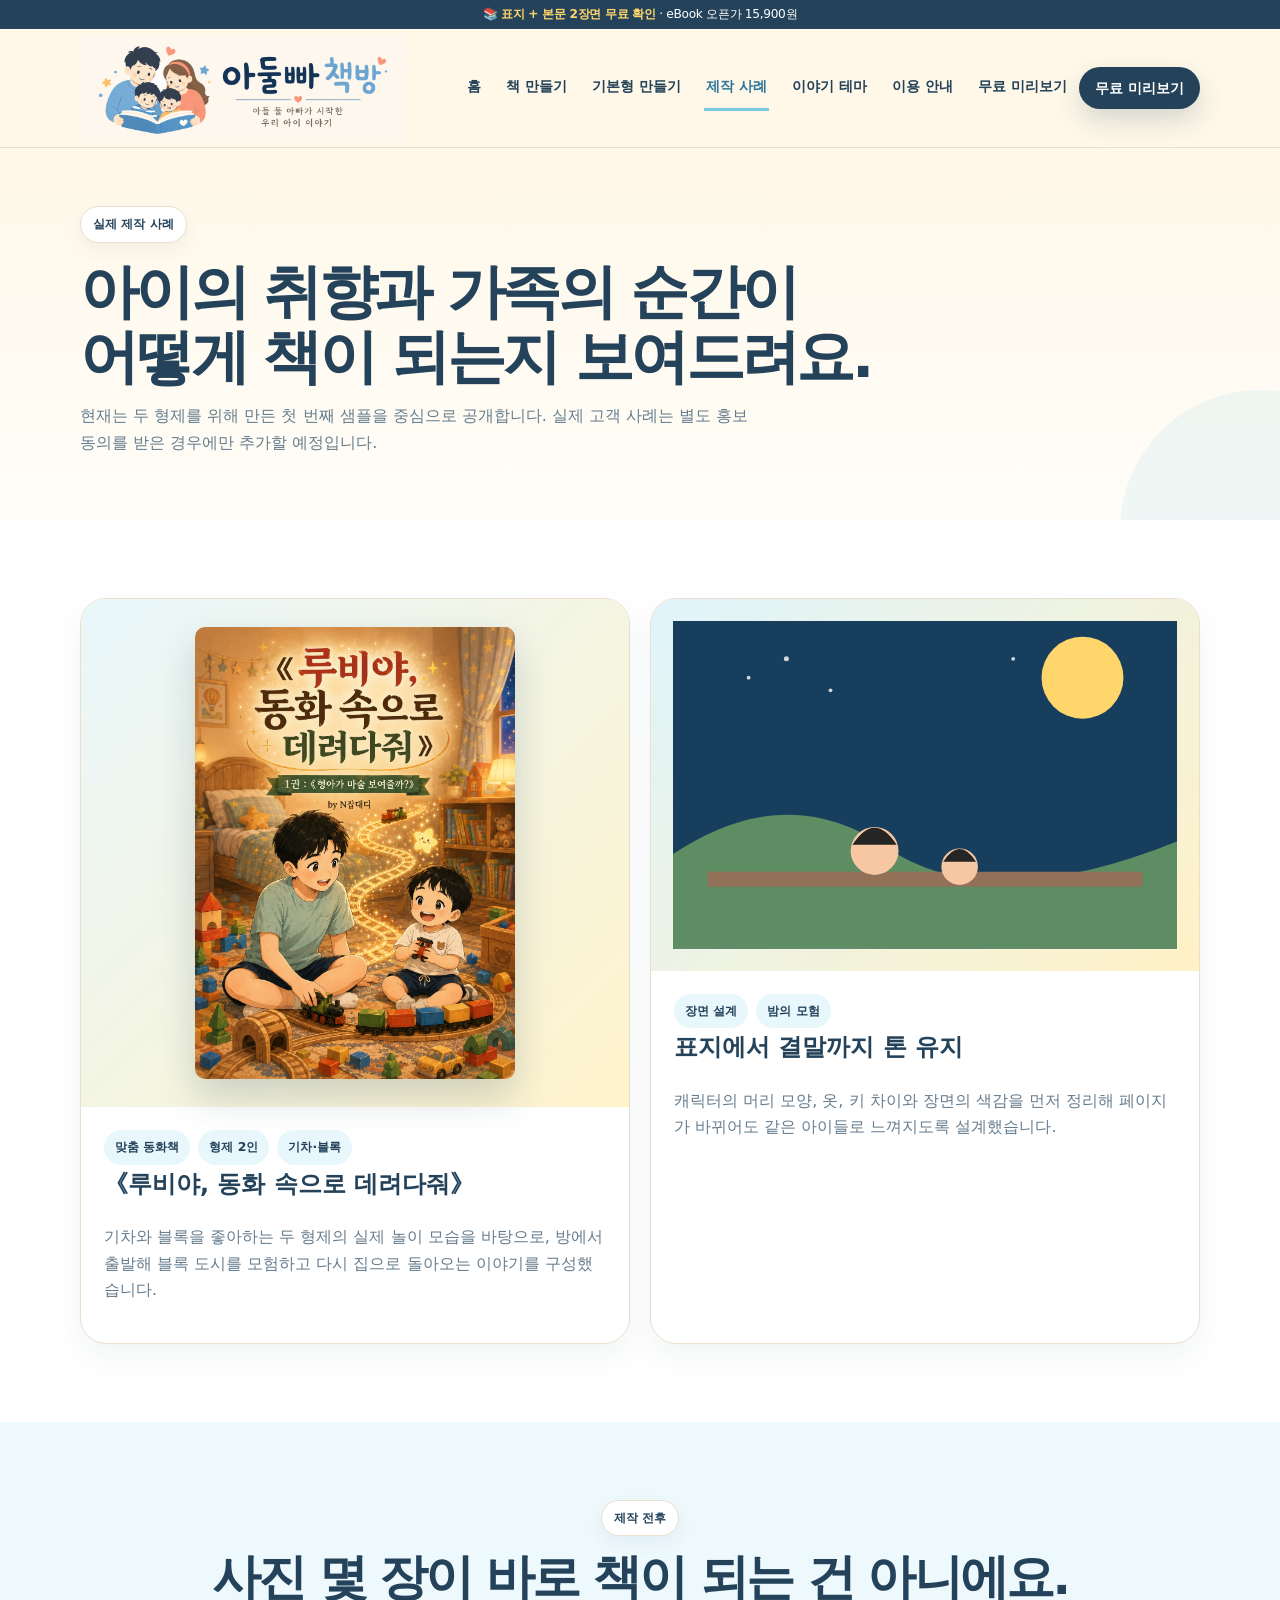
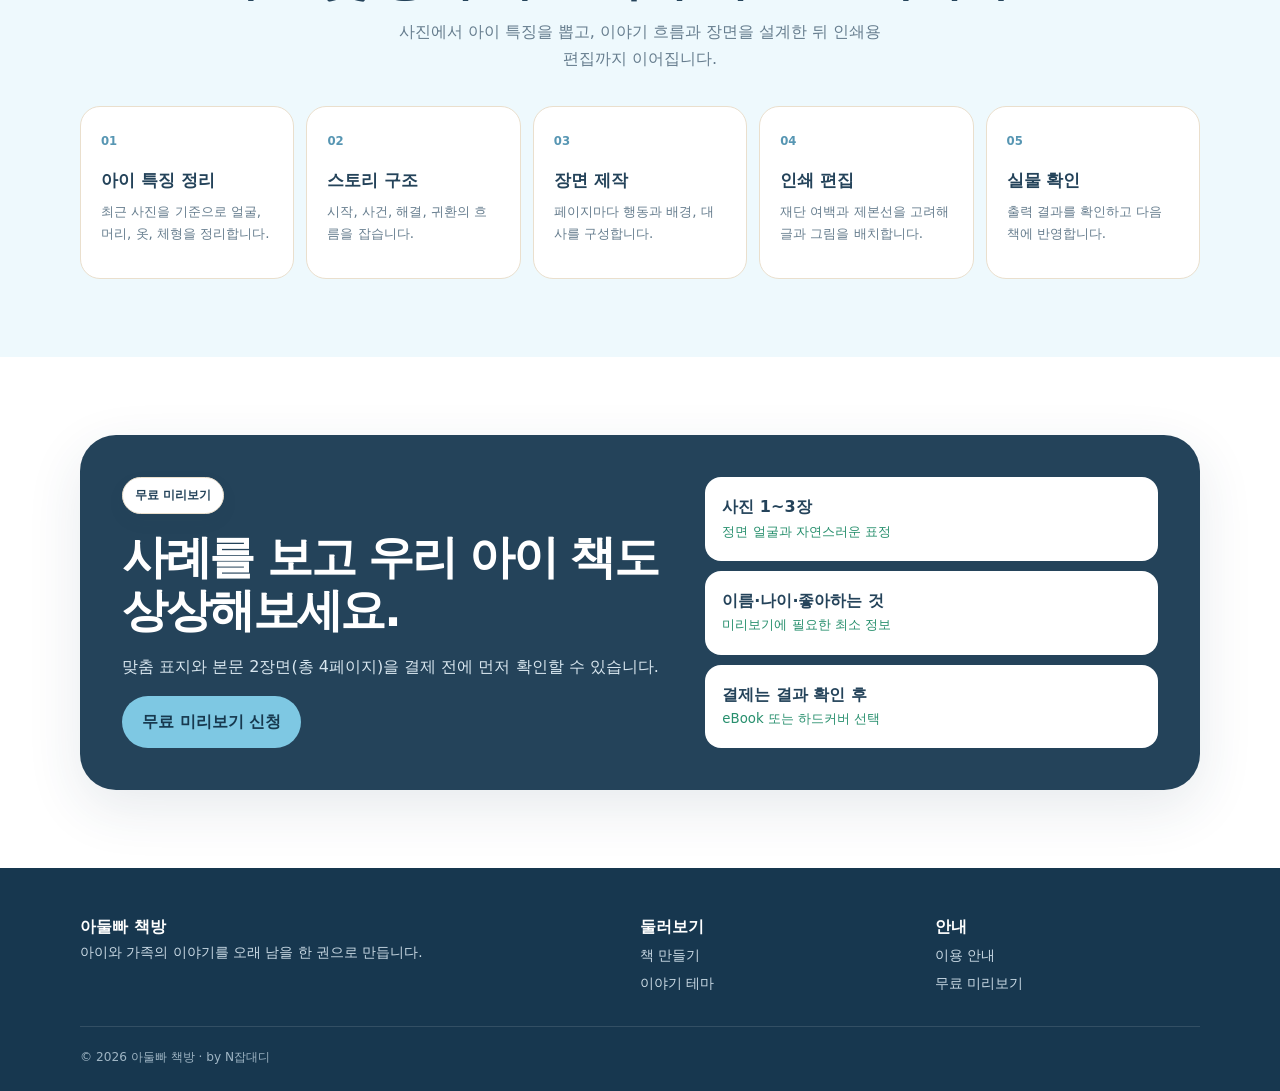
<file: stories.html>
<!doctype html><html lang="ko"><head><meta charset="utf-8"><meta name="viewport" content="width=device-width,initial-scale=1"><title>제작 사례 | 아둘빠 책방</title><link rel="stylesheet" href="styles.css?v=12"><link rel="stylesheet" href="image-fixes-v30.css?v=30"></head><body><div class="notice">📚 <b>표지 + 본문 2장면 무료 확인</b> · eBook 오픈가 15,900원</div><header><div class="container nav"><a class="brand brand-original" href="index.html" aria-label="아둘빠 책방 홈"><span class="brand-art" aria-hidden="true"></span><span class="brand-lettering" aria-hidden="true"></span></a><nav class="navlinks"><a href="index.html">홈</a><a href="products.html">책 만들기</a><a href="template.html">기본형 만들기</a><a href="stories.html">제작 사례</a><a href="themes.html">이야기 테마</a><a href="guide.html">이용 안내</a><a href="apply.html?mode=preview">무료 미리보기</a></nav><a class="btn btn-primary btn-small" href="apply.html?mode=preview">무료 미리보기</a><button class="menu">☰</button></div></header><main><section class="page-hero"><div class="container"><span class="eyebrow">실제 제작 사례</span><h1 class="sales-title"><span class="desktop-title">아이의 취향과 가족의 순간이<br>어떻게 책이 되는지 보여드려요.</span><span class="mobile-title"><span>아이의 취향과</span><span>가족의 순간이</span><span>어떻게 책이 되는지</span><span>보여드려요.</span></span></h1><p class="sales-copy">현재는 두 형제를 위해 만든 첫 번째 샘플을 중심으로 공개합니다. 실제 고객 사례는 별도 홍보 동의를 받은 경우에만 추가할 예정입니다.</p></div></section><section class="section white"><div class="container gallery"><article class="case"><div class="case-art story-cover-art"><img class="story-cover-image" src="assets/rubiya-cover-v20.jpg?v=20" alt="루비야, 동화 속으로 데려다줘 실제 표지"></div><div class="case-body"><div class="case-meta"><span class="pill">맞춤 동화책</span><span class="pill">형제 2인</span><span class="pill">기차·블록</span></div><h2>《루비야, 동화 속으로 데려다줘》</h2><p>기차와 블록을 좋아하는 두 형제의 실제 놀이 모습을 바탕으로, 방에서 출발해 블록 도시를 모험하고 다시 집으로 돌아오는 이야기를 구성했습니다.</p></div></article><article class="case"><div class="case-art"><svg viewBox="0 0 800 520"><rect width="800" height="520" fill="#173f5d"/><circle cx="650" cy="90" r="65" fill="#ffd66b"/><path d="M0 370Q180 250 340 360T800 350V520H0Z" fill="#5f8d63"/><path d="M55 410h690" stroke="#927158" stroke-width="24"/><circle cx="320" cy="365" r="38" fill="#f7c7a3"/><circle cx="455" cy="390" r="29" fill="#f7c7a3"/><path d="M285 355q35-54 70 0M429 382q26-40 52 0" fill="#252525"/><g fill="#fff" opacity=".8"><circle cx="120" cy="90" r="3"/><circle cx="180" cy="60" r="4"/><circle cx="250" cy="110" r="3"/><circle cx="540" cy="60" r="3"/></g></svg></div><div class="case-body"><div class="case-meta"><span class="pill">장면 설계</span><span class="pill">밤의 모험</span></div><h2>표지에서 결말까지 톤 유지</h2><p>캐릭터의 머리 모양, 옷, 키 차이와 장면의 색감을 먼저 정리해 페이지가 바뀌어도 같은 아이들로 느껴지도록 설계했습니다.</p></div></article></div></section><section class="section blue"><div class="container"><div class="head center"><span class="eyebrow">제작 전후</span><h2>사진 몇 장이 바로 책이 되는 건 아니에요.</h2><p>사진에서 아이 특징을 뽑고, 이야기 흐름과 장면을 설계한 뒤 인쇄용 편집까지 이어집니다.</p></div><div class="steps"><article class="step"><em>01</em><h3>아이 특징 정리</h3><p>최근 사진을 기준으로 얼굴, 머리, 옷, 체형을 정리합니다.</p></article><article class="step"><em>02</em><h3>스토리 구조</h3><p>시작, 사건, 해결, 귀환의 흐름을 잡습니다.</p></article><article class="step"><em>03</em><h3>장면 제작</h3><p>페이지마다 행동과 배경, 대사를 구성합니다.</p></article><article class="step"><em>04</em><h3>인쇄 편집</h3><p>재단 여백과 제본선을 고려해 글과 그림을 배치합니다.</p></article><article class="step"><em>05</em><h3>실물 확인</h3><p>출력 결과를 확인하고 다음 책에 반영합니다.</p></article></div></div></section><section class="section white"><div class="container cta-band"><div><span class="eyebrow">무료 미리보기</span><h2 style="font-size:clamp(2rem,3.6vw,3.3rem);line-height:1.15;letter-spacing:-.05em;margin:17px 0">사례를 보고 우리 아이 책도<br>상상해보세요.</h2><p>맞춤 표지와 본문 2장면(총 4페이지)을 결제 전에 먼저 확인할 수 있습니다.</p><a class="btn btn-sky" href="apply.html?mode=preview">무료 미리보기 신청</a></div><div class="slots"><div class="slot open"><strong>사진 1~3장</strong><small>정면 얼굴과 자연스러운 표정</small></div><div class="slot open"><strong>이름·나이·좋아하는 것</strong><small>미리보기에 필요한 최소 정보</small></div><div class="slot open"><strong>결제는 결과 확인 후</strong><small>eBook 또는 하드커버 선택</small></div></div></div></section></main><footer><div class="container"><div class="footer-grid"><div><strong>아둘빠 책방</strong><p>아이와 가족의 이야기를 오래 남을 한 권으로 만듭니다.</p></div><div><strong>둘러보기</strong><a href="products.html">책 만들기</a><a href="themes.html">이야기 테마</a></div><div><strong>안내</strong><a href="guide.html">이용 안내</a><a href="apply.html?mode=preview">무료 미리보기</a></div></div><div class="copy">© <span data-year></span> 아둘빠 책방 · by N잡대디</div></div></footer><script src="script.js?v=30"></script><div class="mobile-cta"><div class="mobile-cta-copy"><b>우리 아이 책, 먼저 확인해보세요</b><small>맞춤 표지 + 본문 2장면(총 4페이지) · 결제 전</small></div><a class="btn" href="apply.html?mode=preview">무료 미리보기</a></div></body></html>
</file>
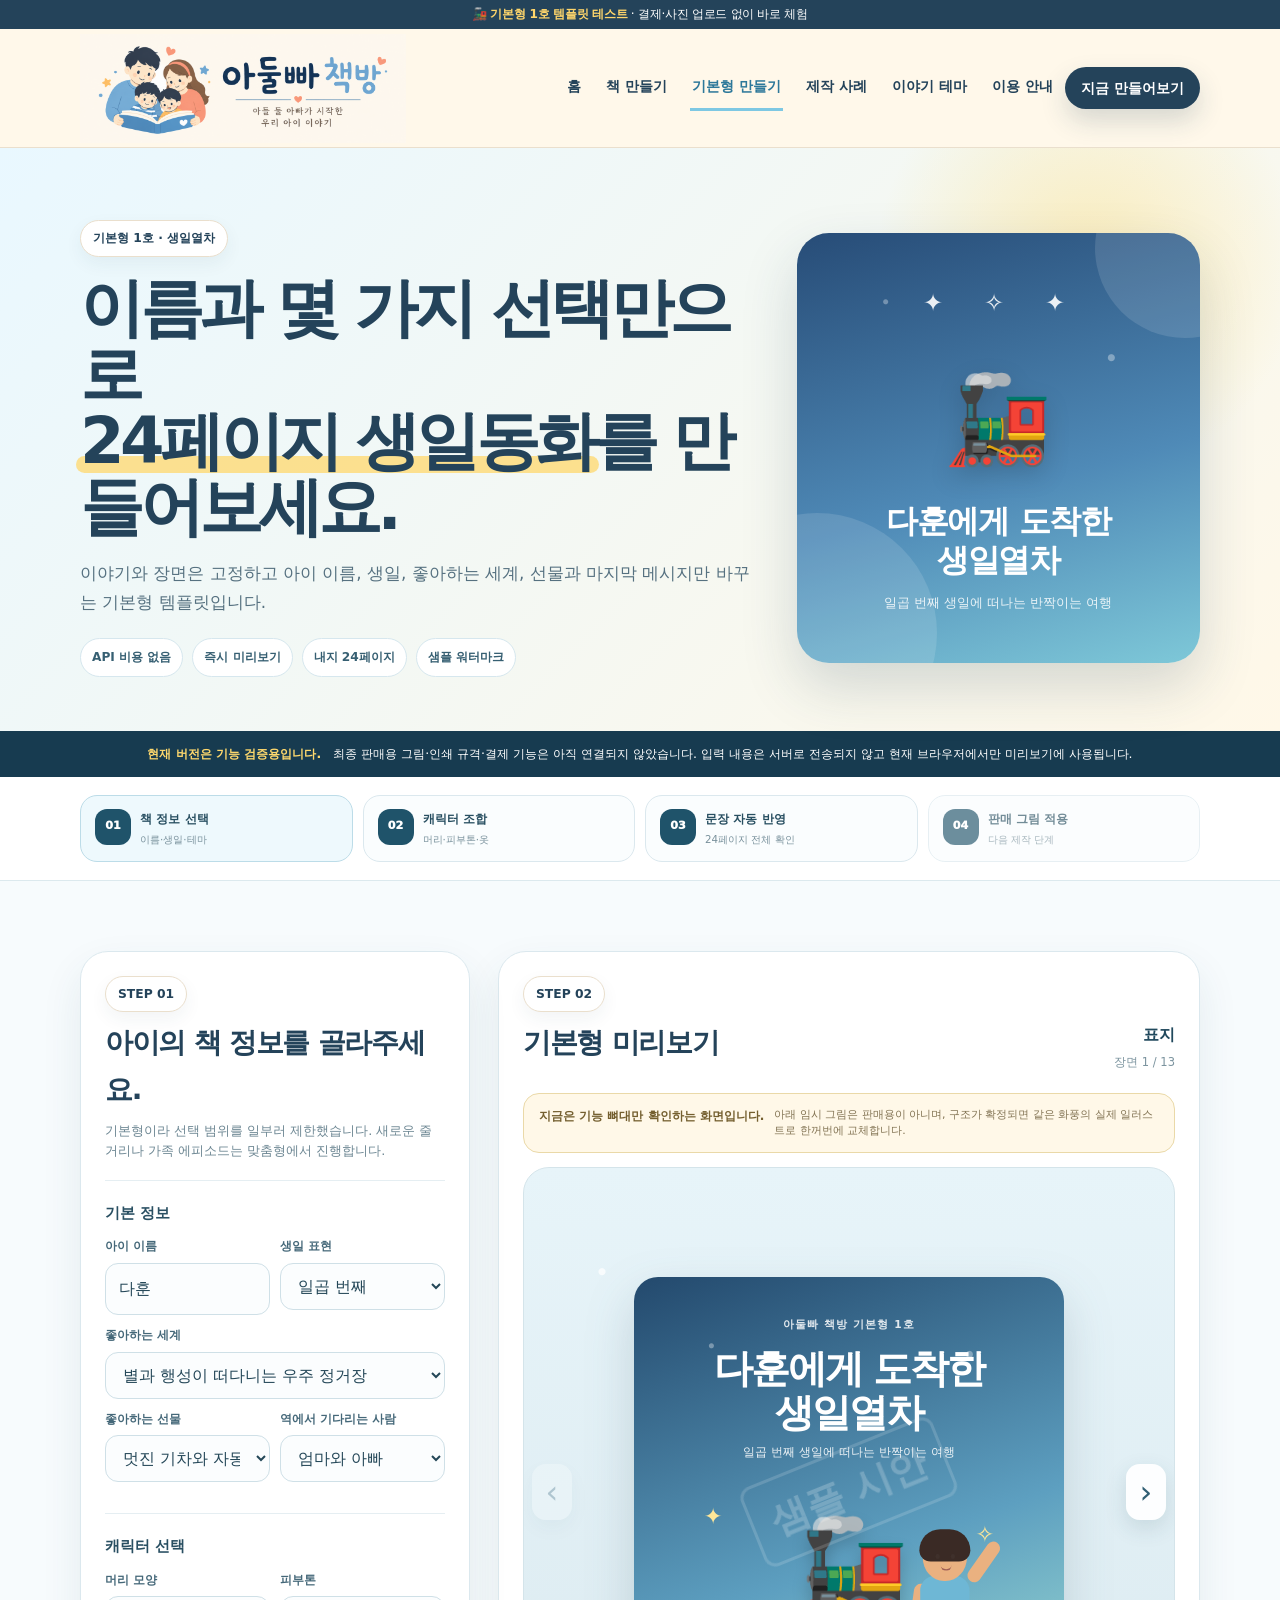
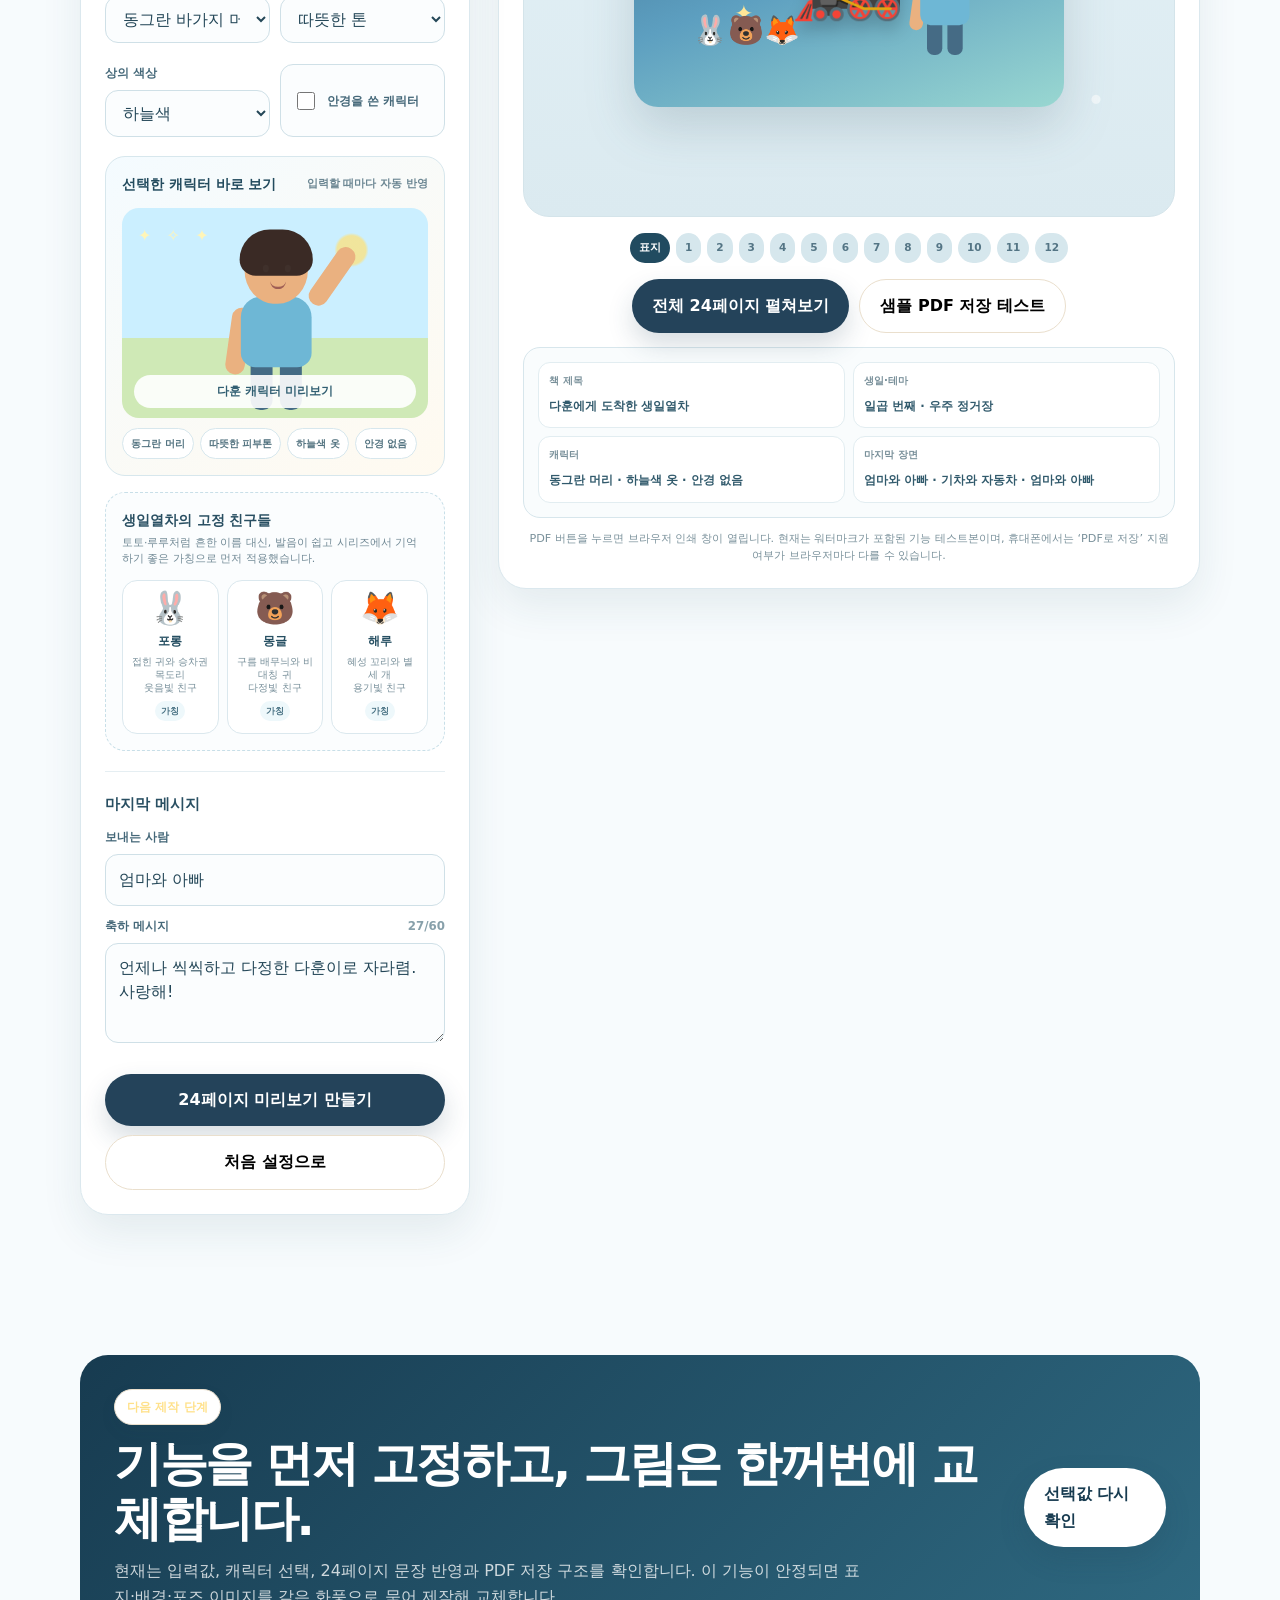
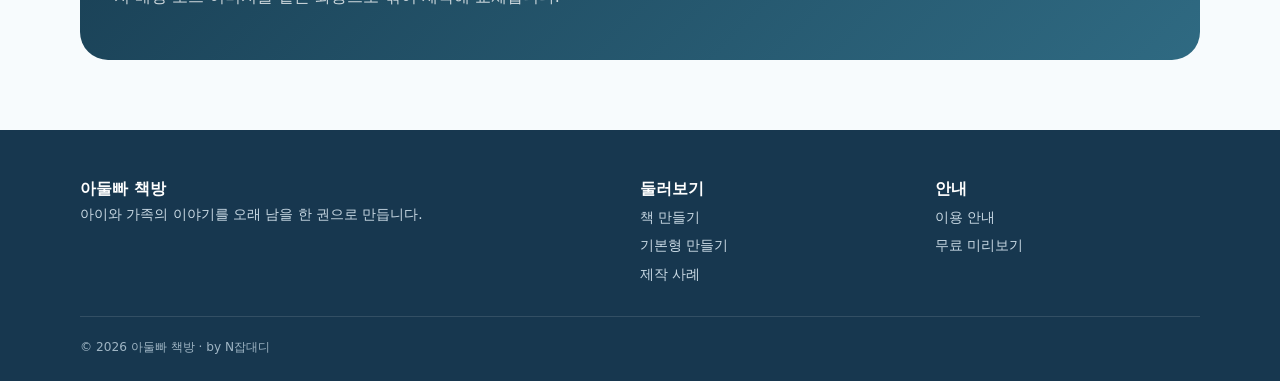
<file: template.html>
<!doctype html>
<html lang="ko">
<head>
  <meta charset="utf-8">
  <meta name="viewport" content="width=device-width,initial-scale=1">
  <meta name="description" content="아둘빠 책방 기본형 생일열차 템플릿을 직접 만들어보는 테스트 화면입니다.">
  <title>기본형 생일열차 만들기 | 아둘빠 책방</title>
  <link rel="stylesheet" href="styles.css?v=12">
  <link rel="stylesheet" href="image-fixes-v30.css?v=30">
  <link rel="stylesheet" href="template-v1.css?v=1">
  <link rel="stylesheet" href="template-character-v2.css?v=3">
</head>
<body class="template-page">
  <div class="notice">🚂 <b>기본형 1호 템플릿 테스트</b> · 결제·사진 업로드 없이 바로 체험</div>
  <header>
    <div class="container nav">
      <a class="brand brand-original" href="index.html" aria-label="아둘빠 책방 홈"><span class="brand-art" aria-hidden="true"></span><span class="brand-lettering" aria-hidden="true"></span></a>
      <nav class="navlinks">
        <a href="index.html">홈</a>
        <a href="products.html">책 만들기</a>
        <a href="template.html" aria-current="page">기본형 만들기</a>
        <a href="stories.html">제작 사례</a>
        <a href="themes.html">이야기 테마</a>
        <a href="guide.html">이용 안내</a>
      </nav>
      <a class="btn btn-primary btn-small" href="#template-maker">지금 만들어보기</a>
      <button class="menu" aria-label="메뉴 열기">☰</button>
    </div>
  </header>

  <main>
    <section class="template-hero">
      <div class="container template-hero-grid">
        <div>
          <span class="eyebrow">기본형 1호 · 생일열차</span>
          <h1><span>이름과 몇 가지 선택만으로</span><br><strong>24페이지 생일동화</strong>를 만들어보세요.</h1>
          <p>이야기와 장면은 고정하고 아이 이름, 생일, 좋아하는 세계, 선물과 마지막 메시지만 바꾸는 기본형 템플릿입니다.</p>
          <div class="template-hero-pills"><span>API 비용 없음</span><span>즉시 미리보기</span><span>내지 24페이지</span><span>샘플 워터마크</span></div>
        </div>
        <div class="template-cover-teaser" aria-hidden="true">
          <div class="teaser-stars">✦　✧　✦</div>
          <div class="teaser-train">🚂</div>
          <b id="teaserTitle">다훈이에게 도착한<br>생일열차</b>
          <small id="teaserSubtitle">일곱 번째 생일에 떠나는 반짝이는 여행</small>
        </div>
      </div>
    </section>

    <section class="template-status-strip">
      <div class="container">
        <b>현재 버전은 기능 검증용입니다.</b>
        <span>최종 판매용 그림·인쇄 규격·결제 기능은 아직 연결되지 않았습니다. 입력 내용은 서버로 전송되지 않고 현재 브라우저에서만 미리보기에 사용됩니다.</span>
      </div>
    </section>

    <section class="builder-roadmap">
      <div class="container builder-roadmap-grid">
        <div class="builder-roadmap-item active"><em>01</em><b>책 정보 선택</b><span>이름·생일·테마</span></div>
        <div class="builder-roadmap-item"><em>02</em><b>캐릭터 조합</b><span>머리·피부톤·옷</span></div>
        <div class="builder-roadmap-item"><em>03</em><b>문장 자동 반영</b><span>24페이지 전체 확인</span></div>
        <div class="builder-roadmap-item muted"><em>04</em><b>판매 그림 적용</b><span>다음 제작 단계</span></div>
      </div>
    </section>

    <section class="template-maker-section" id="template-maker">
      <div class="container template-maker-grid">
        <aside class="template-controls">
          <div class="template-controls-head">
            <span class="eyebrow">STEP 01</span>
            <h2>아이의 책 정보를 골라주세요.</h2>
            <p>기본형이라 선택 범위를 일부러 제한했습니다. 새로운 줄거리나 가족 에피소드는 맞춤형에서 진행합니다.</p>
          </div>

          <form id="templateForm" autocomplete="off">
            <div class="template-form-group">
              <h3>기본 정보</h3>
              <div class="template-grid2">
                <label class="template-field"><span>아이 이름</span><input id="childName" maxlength="8" value="다훈" required></label>
                <label class="template-field"><span>생일 표현</span><select id="birthdayText"><option>네 번째</option><option>다섯 번째</option><option>여섯 번째</option><option selected>일곱 번째</option><option>여덟 번째</option><option>아홉 번째</option><option>특별한</option></select></label>
              </div>
              <label class="template-field"><span>좋아하는 세계</span><select id="worldTheme"><option value="dino">공룡들이 뛰어노는 초록 협곡</option><option value="car">자동차가 쌩쌩 달리는 반짝 도시</option><option value="space" selected>별과 행성이 떠다니는 우주 정거장</option></select></label>
              <div class="template-grid2">
                <label class="template-field"><span>좋아하는 선물</span><select id="gift"><option value="dinosaur">공룡 장난감</option><option value="car" selected>멋진 기차와 자동차</option><option value="rocket">우주선 장난감</option><option value="animal">포근한 동물 인형</option><option value="block">알록달록 블록 성</option><option value="wand">반짝이는 마법 지팡이</option></select></label>
                <label class="template-field"><span>역에서 기다리는 사람</span><select id="waiting"><option>엄마와 아빠</option><option>엄마</option><option>아빠</option><option>가족</option><option>사랑하는 사람들</option></select></label>
              </div>
            </div>

            <div class="template-form-group">
              <h3>캐릭터 선택</h3>
              <div class="template-grid2">
                <label class="template-field"><span>머리 모양</span><select id="hair"><option value="short">짧은 머리</option><option value="bowl" selected>동그란 바가지 머리</option><option value="wave">웨이브 머리</option></select></label>
                <label class="template-field"><span>피부톤</span><select id="skin"><option value="light">밝은 톤</option><option value="warm" selected>따뜻한 톤</option><option value="deep">짙은 톤</option></select></label>
                <label class="template-field"><span>상의 색상</span><select id="shirt"><option value="blue" selected>하늘색</option><option value="yellow">노란색</option><option value="green">초록색</option><option value="pink">분홍색</option></select></label>
                <label class="template-check"><input type="checkbox" id="glasses"><span>안경을 쓴 캐릭터</span></label>
              </div>
              <div class="character-live-card">
                <div class="character-live-head"><b>선택한 캐릭터 바로 보기</b><span>입력할 때마다 자동 반영</span></div>
                <div class="character-live-stage" id="characterLiveStage"><div class="character-live-name" id="characterLiveName">아이 캐릭터 미리보기</div></div>
                <div class="character-summary" id="characterSummary"></div>
              </div>
              <div class="companion-box">
                <h4>생일열차의 고정 친구들</h4>
                <p>토토·루루처럼 흔한 이름 대신, 발음이 쉽고 시리즈에서 기억하기 좋은 가칭으로 먼저 적용했습니다.</p>
                <div class="companion-mini-grid">
                  <div class="companion-mini"><i>🐰</i><b>포롱</b><small>접힌 귀와 승차권 목도리<br>웃음빛 친구</small><span>가칭</span></div>
                  <div class="companion-mini"><i>🐻</i><b>몽글</b><small>구름 배무늬와 비대칭 귀<br>다정빛 친구</small><span>가칭</span></div>
                  <div class="companion-mini"><i>🦊</i><b>해루</b><small>혜성 꼬리와 별 세 개<br>용기빛 친구</small><span>가칭</span></div>
                </div>
              </div>
            </div>

            <div class="template-form-group">
              <h3>마지막 메시지</h3>
              <label class="template-field"><span>보내는 사람</span><input id="sender" maxlength="20" value="엄마와 아빠"></label>
              <label class="template-field"><span>축하 메시지 <i id="messageCount">31/60</i></span><textarea id="message" maxlength="60" rows="3">언제나 씩씩하고 다정한 다훈이로 자라렴. 사랑해!</textarea></label>
            </div>

            <div class="template-actions">
              <button class="btn btn-primary" type="submit">24페이지 미리보기 만들기</button>
              <button class="btn btn-soft" type="button" id="resetTemplate">처음 설정으로</button>
            </div>
          </form>
        </aside>

        <section class="template-preview-panel" aria-live="polite">
          <div class="template-preview-head">
            <div><span class="eyebrow">STEP 02</span><h2>기본형 미리보기</h2></div>
            <div class="preview-status"><b id="previewLabel">표지</b><span id="previewCounter">표지 + 내지 24페이지</span></div>
          </div>

          <div class="artwork-pending-note"><b>지금은 기능 뼈대만 확인하는 화면입니다.</b><span>아래 임시 그림은 판매용이 아니며, 구조가 확정되면 같은 화풍의 실제 일러스트로 한꺼번에 교체합니다.</span></div>

          <div class="book-viewer" id="bookViewer">
            <button class="book-nav prev" id="prevSpread" type="button" aria-label="이전 장면">‹</button>
            <div class="book-spread" id="bookSpread"></div>
            <button class="book-nav next" id="nextSpread" type="button" aria-label="다음 장면">›</button>
          </div>

          <div class="spread-dots" id="spreadDots" aria-label="페이지 이동"></div>

          <div class="template-preview-actions">
            <button class="btn btn-primary" type="button" id="toggleAllPages">전체 24페이지 펼쳐보기</button>
            <button class="btn btn-soft" type="button" id="printTemplate">샘플 PDF 저장 테스트</button>
          </div>
          <div class="selection-summary-card" id="selectionSummary"></div>
          <p class="template-print-note">PDF 버튼을 누르면 브라우저 인쇄 창이 열립니다. 현재는 워터마크가 포함된 기능 테스트본이며, 휴대폰에서는 ‘PDF로 저장’ 지원 여부가 브라우저마다 다를 수 있습니다.</p>
        </section>
      </div>
    </section>

    <section class="all-pages-section" id="allPagesSection" hidden>
      <div class="container">
        <div class="head center"><span class="eyebrow">전체 보기</span><h2>표지와 내지 24페이지</h2><p>한 페이지씩 확인하며 문장 길이와 장면 흐름을 점검할 수 있습니다.</p></div>
        <div class="all-pages-grid" id="allPagesGrid"></div>
      </div>
    </section>

    <section class="template-next-section">
      <div class="container template-next-box">
        <div><span class="eyebrow">다음 제작 단계</span><h2>기능을 먼저 고정하고, 그림은 한꺼번에 교체합니다.</h2><p>현재는 입력값, 캐릭터 선택, 24페이지 문장 반영과 PDF 저장 구조를 확인합니다. 이 기능이 안정되면 표지·배경·포즈 이미지를 같은 화풍으로 묶어 제작해 교체합니다.</p></div>
        <a class="btn btn-primary" href="#template-maker">선택값 다시 확인</a>
      </div>
    </section>
  </main>

  <footer>
    <div class="container">
      <div class="footer-grid">
        <div><strong>아둘빠 책방</strong><p>아이와 가족의 이야기를 오래 남을 한 권으로 만듭니다.</p></div>
        <div><strong>둘러보기</strong><a href="products.html">책 만들기</a><a href="template.html">기본형 만들기</a><a href="stories.html">제작 사례</a></div>
        <div><strong>안내</strong><a href="guide.html">이용 안내</a><a href="apply.html?mode=preview">무료 미리보기</a></div>
      </div>
      <div class="copy">© <span data-year></span> 아둘빠 책방 · by N잡대디</div>
    </div>
  </footer>

  <div class="print-book" id="printBook" aria-hidden="true"></div>
  <script src="script.js?v=30"></script>
  <script src="template-v1.js?v=3"></script>
  <script src="template-character-v2.js?v=3"></script>
</body>
</html>
</file>
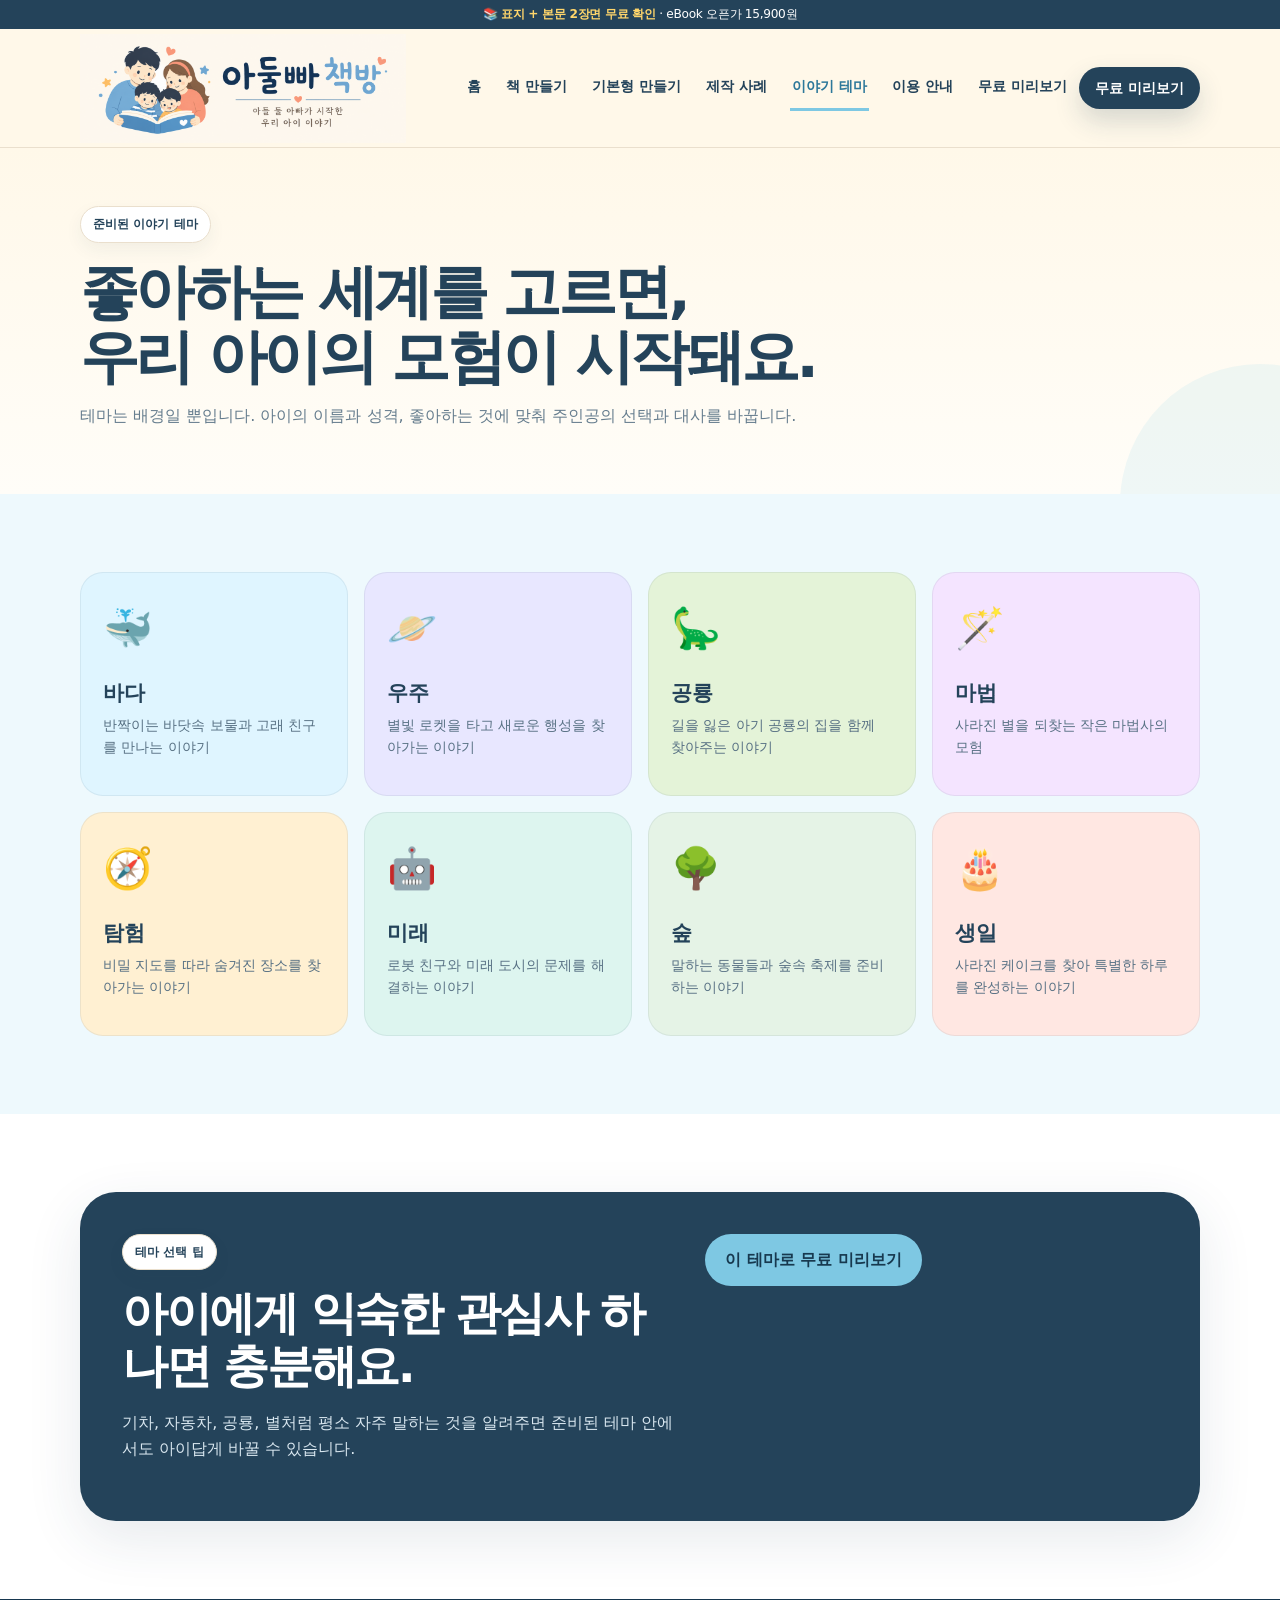
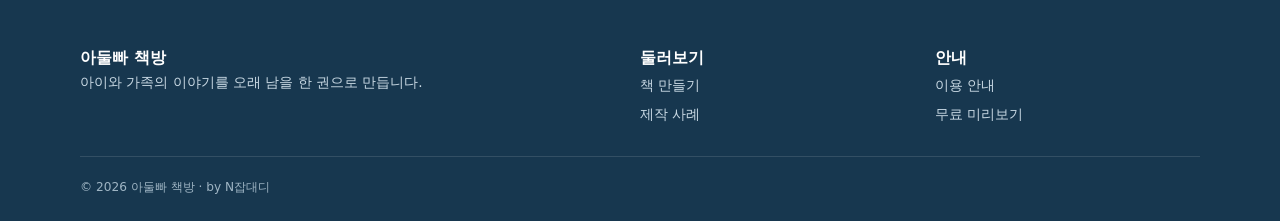
<file: themes.html>
<!doctype html><html lang="ko"><head><meta charset="utf-8"><meta name="viewport" content="width=device-width,initial-scale=1"><title>이야기 테마 | 아둘빠 책방</title><link rel="stylesheet" href="styles.css?v=12"><link rel="stylesheet" href="image-fixes-v30.css?v=30"></head><body><div class="notice">📚 <b>표지 + 본문 2장면 무료 확인</b> · eBook 오픈가 15,900원</div><header><div class="container nav"><a class="brand brand-original" href="index.html" aria-label="아둘빠 책방 홈"><span class="brand-art" aria-hidden="true"></span><span class="brand-lettering" aria-hidden="true"></span></a><nav class="navlinks"><a href="index.html">홈</a><a href="products.html">책 만들기</a><a href="template.html">기본형 만들기</a><a href="stories.html">제작 사례</a><a href="themes.html">이야기 테마</a><a href="guide.html">이용 안내</a><a href="apply.html?mode=preview">무료 미리보기</a></nav><a class="btn btn-primary btn-small" href="apply.html?mode=preview">무료 미리보기</a><button class="menu">☰</button></div></header><main><section class="page-hero"><div class="container"><span class="eyebrow">준비된 이야기 테마</span><h1 class="sales-title"><span class="desktop-title">좋아하는 세계를 고르면,<br>우리 아이의 모험이 시작돼요.</span><span class="mobile-title"><span>좋아하는 세계를</span><span>고르면,</span><span>우리 아이의 모험이</span><span>시작돼요.</span></span></h1><p class="sales-copy">테마는 배경일 뿐입니다. 아이의 이름과 성격, 좋아하는 것에 맞춰 주인공의 선택과 대사를 바꿉니다.</p></div></section><section class="section blue"><div class="container themes"><article class="theme-card sea"><span class="emoji">🐳</span><div><h3>바다</h3><p>반짝이는 바닷속 보물과 고래 친구를 만나는 이야기</p></div></article><article class="theme-card space"><span class="emoji">🪐</span><div><h3>우주</h3><p>별빛 로켓을 타고 새로운 행성을 찾아가는 이야기</p></div></article><article class="theme-card dino"><span class="emoji">🦕</span><div><h3>공룡</h3><p>길을 잃은 아기 공룡의 집을 함께 찾아주는 이야기</p></div></article><article class="theme-card magic"><span class="emoji">🪄</span><div><h3>마법</h3><p>사라진 별을 되찾는 작은 마법사의 모험</p></div></article><article class="theme-card explore"><span class="emoji">🧭</span><div><h3>탐험</h3><p>비밀 지도를 따라 숨겨진 장소를 찾아가는 이야기</p></div></article><article class="theme-card future"><span class="emoji">🤖</span><div><h3>미래</h3><p>로봇 친구와 미래 도시의 문제를 해결하는 이야기</p></div></article><article class="theme-card forest"><span class="emoji">🌳</span><div><h3>숲</h3><p>말하는 동물들과 숲속 축제를 준비하는 이야기</p></div></article><article class="theme-card birthday"><span class="emoji">🎂</span><div><h3>생일</h3><p>사라진 케이크를 찾아 특별한 하루를 완성하는 이야기</p></div></article></div></section><section class="section white"><div class="container cta-band"><div><span class="eyebrow">테마 선택 팁</span><h2 style="font-size:clamp(2rem,3.6vw,3.3rem);line-height:1.15;letter-spacing:-.05em;margin:17px 0">아이에게 익숙한 관심사 하나면 충분해요.</h2><p>기차, 자동차, 공룡, 별처럼 평소 자주 말하는 것을 알려주면 준비된 테마 안에서도 아이답게 바꿀 수 있습니다.</p></div><div><a class="btn btn-sky" href="apply.html">이 테마로 무료 미리보기</a></div></div></section></main><footer><div class="container"><div class="footer-grid"><div><strong>아둘빠 책방</strong><p>아이와 가족의 이야기를 오래 남을 한 권으로 만듭니다.</p></div><div><strong>둘러보기</strong><a href="products.html">책 만들기</a><a href="stories.html">제작 사례</a></div><div><strong>안내</strong><a href="guide.html">이용 안내</a><a href="apply.html?mode=preview">무료 미리보기</a></div></div><div class="copy">© <span data-year></span> 아둘빠 책방 · by N잡대디</div></div></footer><script src="script.js?v=30"></script><div class="mobile-cta"><div class="mobile-cta-copy"><b>우리 아이 책, 먼저 확인해보세요</b><small>맞춤 표지 + 본문 2장면(총 4페이지) · 결제 전</small></div><a class="btn" href="apply.html?mode=preview">무료 미리보기</a></div></body></html>
</file>
<file: styles.css>
:root{--cream:#fff8e9;--paper:#fffdf8;--sky:#7ec8e3;--sky2:#e8f7fc;--navy:#24435a;--yellow:#ffd66b;--coral:#f59e8b;--line:#eadfcd;--muted:#667d8e;--shadow:0 18px 55px rgba(36,67,90,.11);--radius:26px;--container:1120px}*{box-sizing:border-box}html{scroll-behavior:smooth}body{margin:0;background:var(--cream);color:var(--navy);font-family:Pretendard,"Noto Sans KR",system-ui,-apple-system,BlinkMacSystemFont,"Segoe UI",sans-serif;line-height:1.65}a{color:inherit;text-decoration:none}button,input,textarea,select{font:inherit}img,svg{display:block;max-width:100%}.container{width:min(calc(100% - 36px),var(--container));margin:auto}.notice{background:var(--navy);color:#fff;text-align:center;padding:8px 12px;font-size:.82rem}.notice b{color:var(--yellow)}header{position:sticky;top:0;z-index:40;background:rgba(255,248,233,.92);backdrop-filter:blur(12px);border-bottom:1px solid var(--line)}.nav{height:78px;display:flex;align-items:center;gap:24px}.brand{display:flex;align-items:center;gap:12px}.brand-mark{width:52px;height:52px;border-radius:50%;background:#fff;border:1px solid var(--line);display:grid;place-items:center}.brand-mark svg{width:44px;height:44px}.brand strong{display:block;font-size:1.12rem;letter-spacing:-.04em}.brand small{display:block;color:#6a8292;font-size:.72rem}.navlinks{display:flex;gap:21px;margin-left:auto;align-items:center;font-weight:800;font-size:.9rem}.navlinks a{padding:9px 2px;border-bottom:3px solid transparent}.navlinks a:hover,.navlinks a.active{color:#2d789a;border-color:var(--sky)}.menu{display:none;margin-left:auto;border:0;background:#fff;width:44px;height:44px;border-radius:14px;font-size:1.2rem;box-shadow:0 8px 20px rgba(36,67,90,.08)}.btn{display:inline-flex;align-items:center;justify-content:center;gap:8px;border-radius:999px;padding:13px 20px;border:0;font-weight:850;cursor:pointer;transition:.2s}.btn:hover{transform:translateY(-2px)}.btn-primary{background:var(--navy);color:#fff;box-shadow:0 12px 26px rgba(36,67,90,.18)}.btn-soft{background:#fff;border:1px solid var(--line)}.btn-sky{background:var(--sky);color:#17394f}.btn-small{padding:10px 16px;font-size:.85rem}.eyebrow{display:inline-flex;align-items:center;gap:8px;background:#fff;border:1px solid var(--line);border-radius:999px;padding:7px 12px;font-size:.77rem;font-weight:850;box-shadow:0 7px 18px rgba(36,67,90,.06)}h1,h2,h3,p{margin-top:0}.hero{padding:70px 0 68px;overflow:hidden;background:radial-gradient(circle at 86% 10%,#fff 0 15%,transparent 16%),linear-gradient(180deg,var(--cream),#fffdf8)}.hero-grid{display:grid;grid-template-columns:1.02fr .98fr;gap:50px;align-items:center}.hero h1{font-size:clamp(2.75rem,5vw,4.8rem);line-height:1.08;letter-spacing:-.067em;margin:20px 0}.hero .lead{font-size:1.05rem;color:var(--muted);max-width:610px}.highlight{position:relative;display:inline-block;z-index:0}.highlight:after{content:"";position:absolute;left:-3px;right:-3px;bottom:5px;height:18px;background:var(--yellow);border-radius:18px;z-index:-1;opacity:.85}.hero-actions{display:flex;flex-wrap:wrap;gap:10px;margin:25px 0 20px}.hero-meta{display:flex;flex-wrap:wrap;gap:14px;font-size:.86rem;font-weight:750;color:#5d7688}.hero-meta i{font-style:normal;color:#26936e}.visual-card{background:linear-gradient(145deg,#dff4fb,#fff1c2);border:8px solid #fff;border-radius:38px;min-height:470px;position:relative;overflow:hidden;box-shadow:var(--shadow)}.visual-card:before{content:"";position:absolute;inset:18px;border:2px dashed rgba(36,67,90,.12);border-radius:26px}.book-cover{position:absolute;right:7%;top:13%;width:54%;transform:rotate(5deg);filter:drop-shadow(0 24px 22px rgba(36,67,90,.2))}.family-card{position:absolute;left:6%;bottom:8%;width:41%;background:#fff;border-radius:24px;padding:12px;box-shadow:0 16px 38px rgba(36,67,90,.16);transform:rotate(-5deg)}.float-note{position:absolute;left:4%;top:8%;background:#fff;padding:10px 14px;border-radius:16px;font-weight:800;font-size:.76rem;box-shadow:0 10px 26px rgba(36,67,90,.1)}.section{padding:78px 0}.white{background:#fff}.blue{background:#eef9fd}.head{display:flex;justify-content:space-between;gap:34px;align-items:end;margin-bottom:34px}.head h2{font-size:clamp(2rem,3.8vw,3.5rem);line-height:1.16;letter-spacing:-.055em;margin:13px 0 0}.head p{max-width:500px;color:var(--muted)}.center{text-align:center;display:block}.center p{margin:14px auto 0}.quick-grid{display:grid;grid-template-columns:repeat(3,1fr);gap:18px}.quick-card{background:#fffdf9;border:1px solid var(--line);border-radius:24px;padding:25px;box-shadow:0 12px 30px rgba(36,67,90,.06);min-height:255px;display:flex;flex-direction:column}.quick-card .icon{width:56px;height:56px;border-radius:18px;background:#fff;display:grid;place-items:center;font-size:1.8rem;box-shadow:0 9px 24px rgba(36,67,90,.08)}.quick-card h3{font-size:1.4rem;margin:19px 0 8px}.quick-card p{color:var(--muted);font-size:.92rem}.quick-card .more{margin-top:auto;font-weight:900;color:#337797}.sample{display:grid;grid-template-columns:1fr 1fr;gap:42px;align-items:center}.sample-art{background:linear-gradient(135deg,#dff4fb,#fff1c6);border:10px solid #fff;border-radius:32px;box-shadow:var(--shadow);padding:24px;min-height:390px;overflow:hidden}.sample-art svg{width:100%;height:100%}.checks{display:grid;gap:11px;margin:22px 0}.check{display:grid;grid-template-columns:42px 1fr;gap:12px;padding:14px;border-radius:16px;background:#fff;border:1px solid var(--line)}.check i{font-style:normal;width:42px;height:42px;border-radius:13px;background:var(--sky2);display:grid;place-items:center;font-weight:900}.check b{display:block}.check span{font-size:.86rem;color:var(--muted)}.cta-band{display:grid;grid-template-columns:1.1fr .9fr;gap:30px;background:var(--navy);color:#fff;border-radius:36px;padding:42px;box-shadow:var(--shadow)}.cta-band p{color:#d8e6ef}.slots{display:grid;gap:10px}.slot{background:rgba(255,255,255,.1);border:1px solid rgba(255,255,255,.12);border-radius:16px;padding:16px}.slot.open{background:#fff;color:var(--navy)}.slot.open small{color:#278f6d}.slot strong,.slot small{display:block}.slot small{color:#d8e6ef}.page-hero{padding:58px 0 48px;background:linear-gradient(180deg,var(--cream),#fffdf8)}.page-hero h1{font-size:clamp(2.45rem,4.6vw,4.25rem);line-height:1.12;letter-spacing:-.06em;margin:16px 0 13px}.page-hero p{max-width:720px;color:var(--muted);font-size:1rem}.product-list{display:grid;gap:20px}.product-row{display:grid;grid-template-columns:170px 1fr 230px;gap:24px;align-items:center;background:#fff;border:1px solid var(--line);border-radius:25px;padding:24px}.product-emoji{height:142px;border-radius:22px;background:var(--tint,#e8f7fc);display:grid;place-items:center;font-size:4rem}.product-row h2{font-size:1.7rem;margin-bottom:8px}.product-row p{color:var(--muted);font-size:.93rem}.specs{display:grid;grid-template-columns:repeat(2,1fr);gap:8px}.spec{background:#fffdf8;border:1px solid var(--line);border-radius:13px;padding:10px 12px;font-size:.82rem}.product-price{background:var(--navy);color:#fff;border-radius:20px;padding:20px}.product-price small{display:block;color:#d6e4ec}.product-price strong{font-size:1.28rem;display:block;margin:6px 0 12px}.gallery{display:grid;grid-template-columns:repeat(2,1fr);gap:20px}.case{background:#fff;border:1px solid var(--line);border-radius:26px;overflow:hidden;box-shadow:0 12px 30px rgba(36,67,90,.06)}.case-art{min-height:300px;background:linear-gradient(135deg,#dff4fb,#fff1c6);padding:22px}.case-body{padding:23px}.case-body p{color:var(--muted)}.case-meta{display:flex;flex-wrap:wrap;gap:8px}.pill{background:var(--sky2);border-radius:999px;padding:7px 11px;font-size:.78rem;font-weight:800}.themes{display:grid;grid-template-columns:repeat(4,1fr);gap:16px}.theme-card{border-radius:23px;padding:22px;min-height:190px;border:1px solid rgba(36,67,90,.08);display:flex;flex-direction:column;justify-content:space-between}.theme-card .emoji{font-size:2.5rem}.theme-card h3{font-size:1.32rem;margin:15px 0 3px}.theme-card p{font-size:.86rem;color:#587184}.sea{background:#dff5ff}.space{background:#e8e7ff}.dino{background:#e4f3d8}.magic{background:#f4e4ff}.explore{background:#fff0d2}.future{background:#ddf5ef}.forest{background:#e5f3e6}.birthday{background:#ffe7e2}.guide-grid{display:grid;grid-template-columns:repeat(2,1fr);gap:20px}.guide-card{background:#fff;border:1px solid var(--line);border-radius:24px;padding:25px}.guide-card h2{font-size:1.5rem}.guide-card p,.guide-card li{color:var(--muted);font-size:.92rem}.steps{display:grid;grid-template-columns:repeat(5,1fr);gap:12px}.step{background:#fff;border:1px solid var(--line);border-radius:20px;padding:20px}.step em{font-style:normal;color:#5796b3;font-size:.73rem;font-weight:900}.step h3{font-size:1.06rem;margin:13px 0 6px}.step p{font-size:.84rem;color:var(--muted)}.faq{display:grid;gap:10px}.faq details{background:#fff;border:1px solid var(--line);border-radius:17px;padding:17px 19px}.faq summary{font-weight:850;cursor:pointer;list-style:none}.faq p{margin:10px 0 0;color:var(--muted);font-size:.9rem}.form-layout{display:grid;grid-template-columns:.72fr 1.28fr;gap:26px;align-items:start}.form-side{background:var(--navy);color:#fff;border-radius:27px;padding:27px;position:sticky;top:104px}.form-side p,.form-side li{color:#d8e6ef}.form-card{background:#fff;border:1px solid var(--line);border-radius:27px;padding:28px;box-shadow:var(--shadow)}.choice-grid{display:grid;grid-template-columns:repeat(3,1fr);gap:10px;margin-bottom:20px}.choice{position:relative;border:2px solid var(--line);border-radius:18px;padding:16px;cursor:pointer}.choice input{position:absolute;opacity:0}.choice:has(input:checked){border-color:var(--sky);background:#effaff}.choice strong{display:block}.choice span{font-size:.8rem;color:var(--muted)}.grid2{display:grid;grid-template-columns:1fr 1fr;gap:13px}.field{margin-bottom:14px}.field label{display:block;font-weight:850;margin-bottom:6px}.field input,.field textarea,.field select{width:100%;border:1px solid var(--line);border-radius:13px;padding:12px 13px;background:#fffdf9;color:var(--navy);outline:none}.field textarea{min-height:98px;resize:vertical}.field input:focus,.field textarea:focus,.field select:focus{border-color:var(--sky);box-shadow:0 0 0 4px rgba(126,200,227,.17)}.chips{display:flex;flex-wrap:wrap;gap:7px}.chip{position:relative}.chip input{position:absolute;opacity:0}.chip span{display:inline-flex;padding:7px 11px;border:1px solid var(--line);border-radius:999px;font-size:.82rem;font-weight:750}.chip:has(input:checked) span{background:var(--sky2);border-color:var(--sky)}.agree{display:flex;gap:8px;align-items:flex-start;font-size:.83rem;margin:15px 0}.result{display:none;margin-top:15px;padding:14px;border-radius:14px;background:#e8f7ec;color:#236d45;font-weight:750}.result.show{display:block}footer{background:#17374f;color:#fff;padding:46px 0 24px}.footer-grid{display:grid;grid-template-columns:1.5fr repeat(2,.75fr);gap:30px}.footer-grid p,.footer-grid a{color:#c8d8e3;font-size:.85rem}.footer-grid a{display:block;padding:3px 0}.copy{border-top:1px solid rgba(255,255,255,.12);margin-top:28px;padding-top:20px;color:#9fb5c4;font-size:.76rem}@media(max-width:980px){.navlinks,.nav>.btn{display:none}.menu{display:block}.navlinks.open{display:flex;position:absolute;top:78px;left:16px;right:16px;background:#fff;border:1px solid var(--line);border-radius:20px;padding:15px;flex-direction:column;align-items:flex-start;box-shadow:var(--shadow)}.hero-grid,.sample,.cta-band,.form-layout{grid-template-columns:1fr}.quick-grid{grid-template-columns:1fr}.product-row{grid-template-columns:140px 1fr}.product-price{grid-column:1/-1}.themes{grid-template-columns:repeat(2,1fr)}.steps{grid-template-columns:repeat(2,1fr)}.gallery,.guide-grid{grid-template-columns:1fr}.form-side{position:static}.choice-grid{grid-template-columns:1fr}.footer-grid{grid-template-columns:1fr 1fr}.footer-grid>div:first-child{grid-column:1/-1}}@media(max-width:640px){.container{width:min(calc(100% - 24px),var(--container))}.notice{font-size:.72rem}.nav{height:68px}.brand-mark{width:46px;height:46px}.brand small{display:none}.hero{padding:46px 0 52px}.hero h1{font-size:clamp(2.28rem,11vw,3.15rem);line-height:1.08}.hero .lead{font-size:.95rem}.hero-actions .btn{width:100%}.hero-meta{font-size:.8rem;gap:10px}.visual-card{min-height:345px;border-width:6px}.float-note{font-size:.66rem}.section{padding:58px 0}.head{display:block;margin-bottom:27px}.head h2{font-size:2rem}.page-hero{padding:42px 0 36px}.page-hero h1{font-size:2.35rem}.quick-card{min-height:auto}.sample{gap:24px}.sample-art{min-height:310px}.cta-band{padding:28px 21px}.product-row{grid-template-columns:1fr;padding:18px}.product-emoji{height:115px}.specs{grid-template-columns:1fr 1fr}.themes{grid-template-columns:1fr 1fr}.theme-card{min-height:155px;padding:17px}.steps{grid-template-columns:1fr}.step{padding:18px}.form-card{padding:21px 17px}.grid2{grid-template-columns:1fr}.footer-grid{grid-template-columns:1fr}.footer-grid>div:first-child{grid-column:auto}}
</file>
<file: image-fixes-v30.css>
@import url("image-fixes-v29.css?v=29");

.preview-flow-grid{grid-template-columns:repeat(5,1fr)!important}
.process-grid.v30-flow{grid-template-columns:repeat(3,1fr)}
.process-card .step-tag{display:inline-flex;margin-top:auto;padding:5px 8px;border-radius:999px;background:#eef9fd;color:#3e718a;font-size:.68rem;font-weight:900}

.delivery-guard{background:#fffdf7}
.delivery-guard-box{display:grid;grid-template-columns:.95fr 1.05fr;gap:26px;align-items:center;background:#fff;border:1px solid var(--line);border-radius:30px;padding:32px;box-shadow:var(--shadow)}
.delivery-guard-copy h2{font-size:clamp(2rem,3.6vw,3.2rem);line-height:1.16;letter-spacing:-.055em;margin:15px 0}
.delivery-guard-copy p{color:var(--muted);line-height:1.72}
.approval-card{background:#f7fbfd;border:1px solid #d8eaf0;border-radius:23px;padding:20px}
.approval-card h3{font-size:1.05rem;margin-bottom:13px}
.approval-row{display:grid;grid-template-columns:112px 1fr;gap:10px;padding:10px 0;border-bottom:1px solid #dce9ee;font-size:.82rem}
.approval-row:last-of-type{border-bottom:0}
.approval-row b{color:#4f7182}
.approval-actions{display:flex;gap:8px;flex-wrap:wrap;margin-top:15px}
.approval-actions span{display:inline-flex;padding:9px 12px;border-radius:999px;font-size:.74rem;font-weight:900}
.approval-actions .edit{background:#fff;border:1px solid var(--line);color:var(--navy)}
.approval-actions .confirm{background:var(--navy);color:#fff}

.policy-section{background:#eef9fd}
.policy-grid{display:grid;grid-template-columns:repeat(4,1fr);gap:13px}
.policy-card{position:relative;background:#fff;border:1px solid #dce9ee;border-radius:22px;padding:20px;min-height:220px}
.policy-card em{display:inline-flex;font-style:normal;padding:5px 8px;border-radius:999px;background:#eef9fd;color:#39718b;font-size:.68rem;font-weight:950}
.policy-card h3{font-size:1.08rem;margin:14px 0 8px}
.policy-card p{font-size:.8rem;line-height:1.58;color:var(--muted)}
.policy-card strong{display:block;margin-top:12px;font-size:.77rem;color:#315e73}
.policy-card.warning{background:#fffaf0;border-color:#ecd9aa}
.policy-card.safe{background:#f1fbf4;border-color:#cbe6d3}
.policy-note{margin-top:16px;padding:15px 17px;border-radius:17px;background:#fff;border:1px solid #d7e6ec;color:#567483;font-size:.78rem;line-height:1.58}

.payment-consent-preview{margin:17px 0;padding:18px;border-radius:18px;background:#fffaf0;border:1px solid #ead9ae}
.payment-consent-preview h3{font-size:.96rem;margin-bottom:9px}
.payment-consent-preview>p{font-size:.78rem;color:#7a6b49;line-height:1.5}
.consent-preview-row{display:grid;grid-template-columns:24px 1fr;gap:9px;align-items:start;margin-top:10px;padding-top:10px;border-top:1px solid #eadfbe;font-size:.76rem;line-height:1.52;color:#655b43}
.consent-preview-row i{font-style:normal;width:20px;height:20px;border:2px solid #bfae80;border-radius:5px;background:#fff}
.free-preview-safe{margin:14px 0;padding:13px 15px;border-radius:15px;background:#eaf7ee;color:#326849;font-size:.78rem;line-height:1.5}
.free-preview-safe b{display:block;margin-bottom:2px}

@media(max-width:980px){
  .preview-flow-grid{grid-template-columns:repeat(2,1fr)!important}
  .process-grid.v30-flow{grid-template-columns:repeat(2,1fr)}
  .delivery-guard-box{grid-template-columns:1fr}
  .policy-grid{grid-template-columns:repeat(2,1fr)}
}

@media(max-width:640px){
  .preview-flow-grid,.process-grid.v30-flow,.policy-grid{grid-template-columns:1fr!important}
  .delivery-guard-box{padding:21px;border-radius:23px}
  .approval-row{grid-template-columns:1fr;gap:2px}
  .policy-card{min-height:auto}
}
</file>
<file: template-v1.css>
*{box-sizing:border-box}.template-page{background:#f7fbfd}.template-hero{padding:72px 0 54px;background:radial-gradient(circle at 85% 20%,rgba(255,219,112,.42),transparent 18%),linear-gradient(135deg,#e9f8ff 0%,#fff8e8 100%)}.template-hero-grid{display:grid;grid-template-columns:1.25fr .75fr;gap:44px;align-items:center}.template-hero h1{font-size:clamp(2.45rem,5vw,5rem);line-height:1.04;letter-spacing:-.07em;margin:18px 0;color:var(--navy,#173b50)}.template-hero h1 span{font-weight:800}.template-hero h1 strong{position:relative;z-index:1}.template-hero h1 strong:after{content:"";position:absolute;left:-4px;right:-4px;bottom:5px;height:17px;background:#ffd96d;border-radius:999px;z-index:-1;opacity:.75}.template-hero p{max-width:700px;color:#567180;font-size:1.05rem;line-height:1.72}.template-hero-pills{display:flex;flex-wrap:wrap;gap:9px;margin-top:22px}.template-hero-pills span{padding:8px 11px;border-radius:999px;background:#fff;border:1px solid #d6e7ee;color:#365f72;font-size:.76rem;font-weight:900}.template-cover-teaser{min-height:430px;border-radius:32px;padding:34px 28px;display:flex;flex-direction:column;align-items:center;justify-content:center;text-align:center;color:white;position:relative;overflow:hidden;box-shadow:0 24px 55px rgba(35,69,88,.18);background:radial-gradient(circle at 22% 16%,rgba(255,255,255,.32) 0 2px,transparent 3px),radial-gradient(circle at 78% 29%,rgba(255,255,255,.35) 0 3px,transparent 4px),linear-gradient(165deg,#274c77,#4f8ab7 58%,#7ec8d8)}.template-cover-teaser:before,.template-cover-teaser:after{content:"";position:absolute;border-radius:50%;background:rgba(255,255,255,.12)}.template-cover-teaser:before{width:240px;height:240px;left:-100px;bottom:-90px}.template-cover-teaser:after{width:180px;height:180px;right:-75px;top:-75px}.teaser-stars{font-size:1.5rem;letter-spacing:.35em;opacity:.9}.teaser-train{font-size:5.4rem;margin:24px 0 12px;filter:drop-shadow(0 9px 12px rgba(0,0,0,.16))}.template-cover-teaser b{font-size:2rem;line-height:1.2;letter-spacing:-.04em}.template-cover-teaser small{margin-top:14px;font-size:.8rem;opacity:.86;max-width:240px;line-height:1.55}.template-status-strip{background:#173b50;color:white;padding:14px 0}.template-status-strip .container{display:flex;gap:12px;align-items:center;justify-content:center;text-align:center;font-size:.78rem;line-height:1.45}.template-status-strip b{color:#ffd96d;white-space:nowrap}.template-maker-section{padding:70px 0}.template-maker-grid{display:grid;grid-template-columns:390px minmax(0,1fr);gap:28px;align-items:start}.template-controls,.template-preview-panel{background:white;border:1px solid #dbe8ee;border-radius:28px;box-shadow:0 18px 42px rgba(38,75,94,.09)}.template-controls{padding:24px;position:sticky;top:18px}.template-controls-head h2,.template-preview-head h2{font-size:1.75rem;letter-spacing:-.045em;margin:8px 0;color:var(--navy,#173b50)}.template-controls-head p{font-size:.8rem;color:#6d8793;line-height:1.62}.template-form-group{padding:20px 0;border-top:1px solid #e5eef2}.template-form-group:first-of-type{margin-top:18px}.template-form-group h3{font-size:.92rem;margin:0 0 12px;color:#294f62}.template-grid2{display:grid;grid-template-columns:1fr 1fr;gap:10px}.template-field{display:flex;flex-direction:column;gap:6px;margin-bottom:11px}.template-field>span{display:flex;justify-content:space-between;font-size:.74rem;font-weight:900;color:#456879}.template-field i{font-style:normal;font-weight:800;color:#87a0aa}.template-field input,.template-field select,.template-field textarea{width:100%;border:1px solid #cfe0e7;background:#fbfdfe;border-radius:13px;padding:12px 13px;font:inherit;color:#244758;outline:none;transition:.2s}.template-field textarea{resize:vertical;min-height:88px;line-height:1.55}.template-field input:focus,.template-field select:focus,.template-field textarea:focus{border-color:#6eb6d1;box-shadow:0 0 0 4px rgba(110,182,209,.14);background:#fff}.template-check{display:flex;align-items:center;gap:9px;padding:11px 12px;border:1px solid #cfe0e7;border-radius:13px;background:#fbfdfe;margin-bottom:11px;min-height:46px;font-size:.76rem;font-weight:850;color:#456879}.template-check input{width:18px;height:18px}.template-actions{display:grid;gap:9px}.template-actions .btn{width:100%;justify-content:center}.template-preview-panel{padding:24px;min-width:0}.template-preview-head{display:flex;justify-content:space-between;gap:15px;align-items:flex-end;margin-bottom:18px}.preview-status{text-align:right}.preview-status b{display:block;color:#21495d}.preview-status span{font-size:.72rem;color:#7c949f}.book-viewer{position:relative;background:linear-gradient(180deg,#e7f4f9,#dbeaf0);border:1px solid #d4e4ea;border-radius:26px;padding:26px 48px;min-height:650px;display:flex;align-items:center;justify-content:center;overflow:hidden}.book-viewer:before{content:"";position:absolute;inset:0;background:radial-gradient(circle at 12% 16%,rgba(255,255,255,.75) 0 3px,transparent 4px),radial-gradient(circle at 88% 82%,rgba(255,255,255,.55) 0 4px,transparent 5px);pointer-events:none}.book-spread{position:relative;z-index:1;display:grid;grid-template-columns:1fr 1fr;gap:4px;width:min(100%,850px);align-items:stretch;filter:drop-shadow(0 20px 24px rgba(42,76,93,.18))}.book-spread.single{grid-template-columns:minmax(0,430px);justify-content:center}.book-page-card{aspect-ratio:1/1;background:#fff;position:relative;overflow:hidden;display:flex;flex-direction:column}.book-page-card.left{border-radius:20px 5px 5px 20px}.book-page-card.right{border-radius:5px 20px 20px 5px}.book-page-card.cover{border-radius:24px}.book-page-card:after{content:"샘플 시안";position:absolute;left:50%;top:50%;transform:translate(-50%,-50%) rotate(-22deg);font-size:clamp(1.3rem,3vw,2.4rem);font-weight:950;color:rgba(255,255,255,.21);border:3px solid rgba(255,255,255,.15);padding:8px 18px;border-radius:12px;white-space:nowrap;pointer-events:none;z-index:8}.book-page-card.light-watermark:after{color:rgba(31,70,88,.08);border-color:rgba(31,70,88,.06)}.book-page-number{position:absolute;bottom:10px;right:13px;font-size:.62rem;font-weight:900;color:rgba(23,59,80,.55);z-index:9}.book-page-inner{height:100%;display:flex;flex-direction:column;position:relative;z-index:2}.page-art{position:relative;flex:1;min-height:48%;overflow:hidden}.page-copy{padding:18px 20px 20px;text-align:center;background:rgba(255,255,255,.94);position:relative;z-index:4}.page-copy h3{font-size:clamp(.9rem,1.4vw,1.25rem);line-height:1.25;letter-spacing:-.035em;color:#1d4559;margin:0 0 8px}.page-copy p{font-size:clamp(.63rem,.88vw,.82rem);line-height:1.62;color:#4e6e7d;margin:0}.page-copy .quote{display:block;margin-top:9px;padding:8px 10px;border-radius:11px;background:#eef8fb;color:#2b6178;font-weight:950;line-height:1.45}.cover-layout{height:100%;padding:26px 24px;display:flex;flex-direction:column;align-items:center;justify-content:center;text-align:center;color:white;background:radial-gradient(circle at 18% 16%,rgba(255,255,255,.35) 0 2px,transparent 3px),radial-gradient(circle at 78% 18%,rgba(255,255,255,.35) 0 3px,transparent 4px),linear-gradient(160deg,#23496d 0%,#5d9fc0 62%,#99d7d1 100%)}.cover-layout .cover-kicker{font-size:.67rem;letter-spacing:.1em;font-weight:900;opacity:.85}.cover-layout h2{font-size:clamp(1.4rem,3.2vw,2.45rem);line-height:1.12;letter-spacing:-.055em;margin:13px 0 8px}.cover-layout p{font-size:.75rem;opacity:.9}.cover-scene{position:relative;width:100%;height:47%;margin:6px 0 10px}.star-spark{position:absolute;color:#ffe798;font-size:1.4rem;animation:floatStar 3s ease-in-out infinite}.star-spark.s1{left:12%;top:10%}.star-spark.s2{right:12%;top:20%;animation-delay:.5s}.star-spark.s3{left:20%;bottom:15%;animation-delay:1s}.cover-train{position:absolute;left:50%;bottom:6%;transform:translateX(-50%);font-size:clamp(3.5rem,8vw,6rem);filter:drop-shadow(0 10px 8px rgba(0,0,0,.18))}.cover-avatar{position:absolute;right:14%;bottom:2%;transform:scale(.85);transform-origin:bottom center}.cover-animals{position:absolute;left:9%;bottom:2%;font-size:1.8rem}.book-nav{position:absolute;top:50%;transform:translateY(-50%);z-index:4;width:40px;height:56px;border:0;border-radius:14px;background:rgba(255,255,255,.92);box-shadow:0 8px 22px rgba(38,75,94,.14);font-size:2rem;color:#315f74;cursor:pointer}.book-nav:hover{background:#fff}.book-nav.prev{left:8px}.book-nav.next{right:8px}.book-nav:disabled{opacity:.28;cursor:not-allowed}.spread-dots{display:flex;gap:6px;justify-content:center;flex-wrap:wrap;margin:16px 0}.spread-dots button{border:0;background:#d6e7ed;color:#547585;border-radius:999px;padding:6px 9px;font-size:.66rem;font-weight:900;cursor:pointer}.spread-dots button.active{background:#214b60;color:#fff}.template-preview-actions{display:flex;gap:10px;justify-content:center;flex-wrap:wrap}.template-print-note{font-size:.7rem;line-height:1.55;color:#7a919b;text-align:center;margin:12px auto 0;max-width:650px}.all-pages-section{padding:70px 0;background:#eef8fb}.all-pages-grid{display:grid;grid-template-columns:repeat(3,1fr);gap:18px}.all-pages-grid .book-page-card{box-shadow:0 14px 28px rgba(42,76,93,.1);border-radius:18px!important}.all-pages-grid .page-label{grid-column:1/-1;font-size:.78rem;font-weight:950;color:#4a6c7d;margin-top:8px}.template-next-section{padding:70px 0}.template-next-box{display:flex;align-items:center;justify-content:space-between;gap:30px;padding:34px;border-radius:28px;background:linear-gradient(135deg,#173b50,#2f6a82);color:#fff}.template-next-box h2{font-size:clamp(1.8rem,3.8vw,3rem);line-height:1.15;letter-spacing:-.05em;margin:11px 0}.template-next-box p{max-width:760px;color:rgba(255,255,255,.78);line-height:1.65}.template-next-box .eyebrow{color:#ffe18a}.template-next-box .btn{background:white;color:#173b50}.print-book{display:none}
/* Shared scene artwork */.scene-sky{background:linear-gradient(#bde9ff 0 55%,#d9efb4 55%)}.scene-night{background:radial-gradient(circle at 72% 18%,#fff3b2 0 8%,transparent 9%),linear-gradient(#16294b,#3d5c82)}.scene-space{background:radial-gradient(circle at 26% 20%,#ffd66e 0 7%,transparent 8%),radial-gradient(circle at 76% 32%,#d9b8ff 0 5%,transparent 6%),linear-gradient(155deg,#18294c,#4b6598)}.scene-dino{background:linear-gradient(#bcecff 0 48%,#9fd393 48%)}.scene-car{background:linear-gradient(#bfe7fb 0 47%,#cbd4d8 47% 62%,#89969c 62%)}.scene-warm{background:linear-gradient(155deg,#fff4c9,#ffd7c9)}.scene-station{background:linear-gradient(#b9e6ff 0 46%,#efe7cf 46%)}.art-moon{position:absolute;right:12%;top:9%;width:54px;height:54px;border-radius:50%;background:#fff1a6;box-shadow:0 0 35px rgba(255,241,166,.8)}.art-stars:before{content:"✦  ·  ✧  ·  ✦";position:absolute;left:10%;top:10%;color:#fff2a8;font-size:1rem;letter-spacing:.4em}.art-ground{position:absolute;left:-5%;right:-5%;bottom:-16%;height:48%;border-radius:50% 50% 0 0;background:#9ecb92}.art-house{position:absolute;left:12%;bottom:14%;width:27%;height:36%;background:#f3a98e;border-radius:8px}.art-house:before{content:"";position:absolute;left:-10%;right:-10%;top:-36%;height:45%;background:#8e5d4c;clip-path:polygon(50% 0,100% 100%,0 100%)}.art-window{position:absolute;right:14%;top:20%;width:52px;height:58px;border:6px solid white;background:#cbe9f6;box-shadow:0 5px 0 rgba(0,0,0,.08)}.art-envelope{position:absolute;left:50%;top:50%;transform:translate(-50%,-50%) rotate(-5deg);width:48%;height:35%;background:#fff7dd;border:4px solid #e5bd66;border-radius:10px;box-shadow:0 14px 22px rgba(83,69,36,.14)}.art-envelope:before,.art-envelope:after{content:"";position:absolute;inset:0;clip-path:polygon(0 0,50% 58%,100% 0);background:#f3dca6}.art-envelope span{position:absolute;z-index:2;left:50%;top:52%;transform:translate(-50%,-50%);font-size:.75rem;font-weight:950;color:#8b6630;white-space:nowrap}.art-ticket{position:absolute;left:50%;top:48%;transform:translate(-50%,-50%) rotate(3deg);width:70%;padding:18px;background:#fff4b9;border:4px dashed #ca9e37;border-radius:14px;text-align:center;color:#71511f;box-shadow:0 14px 24px rgba(74,56,24,.17)}.art-ticket b{display:block;font-size:1rem}.art-ticket small{display:block;margin-top:8px;line-height:1.5}.train-css{position:absolute;left:12%;right:8%;bottom:15%;height:38%}.engine{position:absolute;left:8%;bottom:15%;width:30%;height:48%;background:#e6604f;border-radius:18px 28px 9px 9px}.engine:before{content:"";position:absolute;width:36%;height:45%;right:8%;top:-33%;background:#2e5f78;border-radius:8px 8px 0 0}.engine:after{content:"";position:absolute;left:12%;top:18%;width:24%;height:34%;border-radius:50%;background:#ffe89c}.carriage{position:absolute;bottom:15%;height:44%;width:26%;background:#f5bf4e;border-radius:13px 13px 8px 8px}.carriage.c1{left:40%}.carriage.c2{left:69%;background:#70b9c8}.carriage:before{content:"";position:absolute;left:12%;right:12%;top:18%;height:35%;background:#c7eff8;border-radius:6px}.wheel{position:absolute;bottom:2%;width:17%;aspect-ratio:1;border-radius:50%;background:#294a5d;border:5px solid #fff}.wheel.w1{left:14%}.wheel.w2{left:39%}.wheel.w3{left:64%}.wheel.w4{left:83%}.track{position:absolute;left:3%;right:3%;bottom:4%;height:8px;background:#705d50;border-radius:999px}.conductor-star{position:absolute;left:50%;top:46%;transform:translate(-50%,-50%);width:130px;height:130px;background:#ffd765;clip-path:polygon(50% 0,61% 34%,98% 35%,68% 56%,79% 93%,50% 72%,21% 93%,32% 56%,2% 35%,39% 34%);filter:drop-shadow(0 12px 14px rgba(65,53,21,.18))}.conductor-star:after{content:"• ᴗ •";position:absolute;left:50%;top:49%;transform:translate(-50%,-50%);font-size:1.2rem;color:#6a5121;font-weight:900;white-space:nowrap}.star-hat{position:absolute;left:50%;top:9%;transform:translateX(-50%) rotate(-4deg);width:70px;height:26px;background:#315c78;border-radius:9px 9px 3px 3px;z-index:2}.star-hat:after{content:"★";color:#ffd765;position:absolute;left:50%;top:50%;transform:translate(-50%,-50%)}.light-jars{position:absolute;left:50%;top:52%;transform:translate(-50%,-50%);display:flex;gap:18px}.light-jar{width:72px;height:94px;border:5px solid rgba(255,255,255,.85);border-radius:15px 15px 22px 22px;position:relative;background:rgba(255,255,255,.2);box-shadow:0 10px 18px rgba(0,0,0,.1)}.light-jar:before{content:"";position:absolute;left:13%;right:13%;top:-12px;height:14px;border-radius:4px;background:#d5b56f}.light-jar span{position:absolute;left:50%;bottom:12px;transform:translateX(-50%);font-size:.58rem;font-weight:950;color:#23485c;white-space:nowrap}.light-jar.laugh{box-shadow:inset 0 -38px 34px rgba(255,218,91,.75),0 10px 18px rgba(0,0,0,.1)}.light-jar.kind{box-shadow:inset 0 -38px 34px rgba(255,164,172,.65),0 10px 18px rgba(0,0,0,.1)}.light-jar.courage{box-shadow:inset 0 -38px 34px rgba(123,205,255,.72),0 10px 18px rgba(0,0,0,.1)}.theme-icon{position:absolute;left:13%;top:14%;font-size:3.4rem}.rabbit-emoji{position:absolute;right:14%;bottom:11%;font-size:4.6rem}.balloon{position:absolute;right:31%;top:11%;font-size:3rem;transform:rotate(8deg)}.tunnel{position:absolute;inset:0;background:radial-gradient(ellipse at center bottom,#4c6787 0 24%,#1d2b45 25% 52%,#111a2c 53%)}.bear-emoji{position:absolute;left:15%;bottom:10%;font-size:4.8rem;filter:grayscale(.15)}.tear{position:absolute;left:32%;bottom:36%;font-size:1.4rem}.kind-glow{position:absolute;left:50%;top:50%;transform:translate(-50%,-50%);width:46%;aspect-ratio:1;border-radius:50%;background:radial-gradient(circle,rgba(255,211,177,.95),rgba(255,211,177,.32) 42%,transparent 70%)}.ladder{position:absolute;left:57%;bottom:8%;width:78px;height:78%;border-left:8px solid #c9a46d;border-right:8px solid #c9a46d}.ladder:before{content:"";position:absolute;inset:0;background:repeating-linear-gradient(to bottom,transparent 0 15%,#c9a46d 16% 20%)}.switch{position:absolute;right:12%;top:12%;width:72px;height:72px;border-radius:16px;background:#526a7c;border:6px solid #dbe8ed}.switch:after{content:"★";position:absolute;left:50%;top:50%;transform:translate(-50%,-50%);font-size:1.8rem;color:#ffd85d}.fox-emoji{position:absolute;left:10%;bottom:7%;font-size:4.3rem}.light-burst{position:absolute;left:50%;top:50%;transform:translate(-50%,-50%);width:58%;aspect-ratio:1;background:radial-gradient(circle,#fff7bc 0 14%,#ffd85e 15% 25%,rgba(255,216,94,.25) 26% 48%,transparent 49%);animation:pulseLight 2.3s ease-in-out infinite}.station-sign{position:absolute;left:50%;top:13%;transform:translateX(-50%);padding:9px 18px;border-radius:11px;background:#fff7d8;border:4px solid #5c7f92;color:#385f70;font-weight:950;font-size:.9rem;white-space:nowrap}.station-platform{position:absolute;left:0;right:0;bottom:0;height:25%;background:#cabda5}.station-balloons{position:absolute;left:9%;top:13%;font-size:3rem}.animal-line{position:absolute;left:50%;bottom:7%;transform:translateX(-50%);font-size:4rem;white-space:nowrap}.family-silhouette{position:absolute;left:50%;bottom:5%;transform:translateX(-50%);display:flex;align-items:flex-end;gap:10px}.family-person{width:42px;height:105px;border-radius:22px 22px 12px 12px;background:#6f8d9c;position:relative}.family-person:before{content:"";position:absolute;width:44px;height:44px;border-radius:50%;background:#d4a37d;left:50%;top:-32px;transform:translateX(-50%)}.family-person.small{height:78px;background:#8db49d}.cake{position:absolute;right:10%;bottom:7%;width:100px;height:72px;background:#f9a4a9;border-radius:9px 9px 14px 14px}.cake:before{content:"";position:absolute;left:0;right:0;top:18px;height:12px;background:#fff4d8}.cake:after{content:"🎂";position:absolute;left:50%;top:-47px;transform:translateX(-50%);font-size:2.7rem}.gift-box{position:absolute;left:11%;bottom:8%;font-size:4rem}.message-card{position:absolute;left:50%;top:50%;transform:translate(-50%,-50%) rotate(-2deg);width:72%;min-height:58%;padding:24px;border-radius:18px;background:#fffdf2;border:3px solid #ebcf85;box-shadow:0 14px 24px rgba(80,63,33,.13);text-align:center;display:flex;flex-direction:column;justify-content:center}.message-card b{color:#355e72;font-size:1rem}.message-card p{color:#6b5f49;font-size:.74rem;line-height:1.65}.ending-train{position:absolute;left:8%;bottom:16%;font-size:4.7rem;transform:rotate(-5deg)}.ending-track{position:absolute;left:0;right:0;bottom:12%;height:11px;background:#cab686;transform:rotate(-5deg)}
/* avatar */.avatar{--skin:#f2bd91;--shirt:#6eb7d5;position:absolute;width:86px;height:145px}.avatar .head{position:absolute;left:18px;top:0;width:52px;height:58px;border-radius:46% 46% 48% 48%;background:var(--skin);z-index:3}.avatar .hair{position:absolute;left:14px;top:-3px;width:60px;height:34px;background:#3a2a25;z-index:4}.avatar.hair-short .hair{border-radius:24px 25px 12px 12px;clip-path:polygon(0 8%,100% 0,94% 74%,75% 58%,55% 78%,35% 60%,12% 79%)}.avatar.hair-bowl .hair{border-radius:28px 28px 15px 15px;height:38px}.avatar.hair-wave .hair{border-radius:28px 28px 20px 20px;height:46px;box-shadow:-8px 9px 0 #3a2a25,8px 9px 0 #3a2a25}.avatar .eyes:before,.avatar .eyes:after{content:"";position:absolute;top:26px;width:5px;height:6px;border-radius:50%;background:#3f302b;z-index:5}.avatar .eyes:before{left:33px}.avatar .eyes:after{left:51px}.avatar .smile{position:absolute;left:39px;top:39px;width:13px;height:7px;border-bottom:2px solid #9f5e54;border-radius:0 0 12px 12px;z-index:5}.avatar .body{position:absolute;left:15px;top:52px;width:58px;height:58px;border-radius:17px 17px 12px 12px;background:var(--shirt);z-index:2}.avatar .arm{position:absolute;top:61px;width:16px;height:55px;border-radius:999px;background:var(--skin);z-index:1}.avatar .arm.a1{left:5px;transform:rotate(8deg)}.avatar .arm.a2{right:4px;transform:rotate(-8deg)}.avatar .leg{position:absolute;top:104px;width:18px;height:41px;background:#456b85;border-radius:0 0 8px 8px}.avatar .leg.l1{left:23px}.avatar .leg.l2{right:21px}.avatar .glasses{display:none;position:absolute;left:25px;top:21px;width:39px;height:15px;border-top:2px solid #273d49;z-index:6}.avatar .glasses:before,.avatar .glasses:after{content:"";position:absolute;top:-7px;width:16px;height:13px;border:2px solid #273d49;border-radius:50%}.avatar .glasses:before{left:0}.avatar .glasses:after{right:0}.avatar.has-glasses .glasses{display:block}.avatar.pose-wave .arm.a2{transform-origin:top center;transform:rotate(-145deg);top:58px}.avatar.pose-ticket:after{content:"🎫";position:absolute;right:-5px;top:58px;font-size:1.5rem;z-index:7}.avatar.pose-climb{transform:rotate(-7deg)}.avatar.pose-climb .arm.a1{transform:rotate(125deg)}.avatar.pose-climb .arm.a2{transform:rotate(-120deg)}.avatar.pose-cheer .arm.a1{transform:rotate(145deg);top:55px}.avatar.pose-cheer .arm.a2{transform:rotate(-145deg);top:55px}.avatar-pos-center{left:50%;bottom:5%;transform:translateX(-50%)}.avatar-pos-right{right:12%;bottom:4%}.avatar-pos-left{left:14%;bottom:5%}
@keyframes floatStar{0%,100%{transform:translateY(0)}50%{transform:translateY(-8px)}}@keyframes pulseLight{0%,100%{transform:translate(-50%,-50%) scale(.94)}50%{transform:translate(-50%,-50%) scale(1.05)}}
@media(max-width:1100px){.template-maker-grid{grid-template-columns:340px minmax(0,1fr)}.book-viewer{min-height:580px;padding-left:42px;padding-right:42px}.all-pages-grid{grid-template-columns:repeat(2,1fr)}}
@media(max-width:900px){.template-hero-grid,.template-maker-grid{grid-template-columns:1fr}.template-controls{position:static}.template-cover-teaser{min-height:360px;max-width:520px;width:100%;margin:auto}.book-viewer{min-height:620px}.template-next-box{flex-direction:column;align-items:flex-start}.template-status-strip .container{align-items:flex-start;flex-direction:column;text-align:left}}
@media(max-width:640px){.template-hero{padding:45px 0 38px}.template-hero h1{font-size:2.42rem}.template-hero h1 strong:after{height:12px}.template-cover-teaser{min-height:325px}.template-maker-section{padding:42px 0}.template-controls,.template-preview-panel{padding:18px;border-radius:22px}.template-grid2{grid-template-columns:1fr}.template-preview-head{align-items:flex-start}.book-viewer{min-height:470px;padding:36px 30px}.book-spread{grid-template-columns:1fr;width:min(100%,360px)}.book-spread .book-page-card:nth-child(2){display:none}.book-page-card.left,.book-page-card.right{border-radius:18px}.page-copy{padding:14px 15px 17px}.book-nav{width:34px;height:48px}.book-nav.prev{left:3px}.book-nav.next{right:3px}.all-pages-grid{grid-template-columns:1fr}.template-next-box{padding:24px}.template-status-strip{padding:12px 0}.template-status-strip b{white-space:normal}.cover-avatar{transform:scale(.72)}.animal-line{font-size:3rem}}
@media print{@page{size:200mm 200mm;margin:0}body>*:not(.print-book){display:none!important}.print-book{display:block!important}.print-page{width:200mm;height:200mm;page-break-after:always;break-after:page;overflow:hidden}.print-page:last-child{page-break-after:auto}.print-page .book-page-card{width:100%;height:100%;aspect-ratio:auto;border-radius:0!important;box-shadow:none}.print-page .book-page-card:after{font-size:20mm}.print-page .page-copy{padding:12mm 15mm}.print-page .page-copy h3{font-size:8mm}.print-page .page-copy p{font-size:4.4mm}.print-page .page-copy .quote{font-size:4.2mm}.print-page .cover-layout h2{font-size:17mm}.print-page .cover-layout p{font-size:5mm}.print-page .book-page-number{font-size:3.5mm;bottom:5mm;right:6mm}}
</file>
<file: template-character-v2.css>
.character-live-card{margin-top:8px;padding:16px;border:1px solid #d7e7ed;border-radius:20px;background:linear-gradient(145deg,#f4fbff,#fffaf0)}
.character-live-head{display:flex;align-items:center;justify-content:space-between;gap:12px;margin-bottom:12px}
.character-live-head b{font-size:.86rem;color:#234b5e}.character-live-head span{font-size:.68rem;color:#6c8793;font-weight:800}
.character-live-stage{position:relative;min-height:210px;border-radius:17px;overflow:hidden;display:flex;align-items:flex-end;justify-content:center;background:radial-gradient(circle at 75% 20%,rgba(255,225,118,.72) 0 5%,transparent 6%),linear-gradient(#cbefff 0 62%,#cfe9b6 62%)}
.character-live-stage:before{content:"✦  ✧  ✦";position:absolute;left:16px;top:15px;color:#fff5b8;letter-spacing:.3em;font-weight:900}
.character-live-stage .avatar{position:relative!important;left:auto!important;right:auto!important;top:auto!important;bottom:auto!important;transform:scale(1.22)!important;transform-origin:bottom center;margin-bottom:8px}
.character-live-name{position:absolute;left:12px;right:12px;bottom:10px;padding:7px 10px;border-radius:999px;background:rgba(255,255,255,.9);text-align:center;color:#315f72;font-size:.72rem;font-weight:950;z-index:5}
.character-summary{display:flex;flex-wrap:wrap;gap:6px;margin-top:10px}.character-summary span{padding:6px 8px;border-radius:999px;background:#fff;border:1px solid #d7e7ed;color:#547481;font-size:.65rem;font-weight:850}

.builder-roadmap{padding:18px 0;background:#fff;border-bottom:1px solid #dce9ee}
.builder-roadmap-grid{display:grid;grid-template-columns:repeat(4,1fr);gap:10px}
.builder-roadmap-item{display:grid;grid-template-columns:36px 1fr;grid-template-rows:auto auto;column-gap:9px;padding:13px 14px;border:1px solid #dbe8ee;border-radius:17px;background:#fafdfe}
.builder-roadmap-item em{grid-row:1/3;display:flex;align-items:center;justify-content:center;width:36px;height:36px;border-radius:12px;background:#1f536a;color:#fff;font-style:normal;font-size:.7rem;font-weight:950}
.builder-roadmap-item b{font-size:.78rem;color:#284f61}.builder-roadmap-item span{font-size:.64rem;color:#78909b;margin-top:2px}
.builder-roadmap-item.active{background:#eef9fd;border-color:#bcdce8}.builder-roadmap-item.muted{opacity:.65}

.companion-box{margin-top:16px;padding:16px;border:1px dashed #c8dfe8;border-radius:20px;background:#fbfdfe}
.companion-box>h4{margin:0 0 4px;color:#294f62;font-size:.85rem}.companion-box>p{margin:0 0 12px;color:#718995;font-size:.68rem;line-height:1.5}
.companion-mini-grid{display:grid;grid-template-columns:repeat(3,1fr);gap:8px}
.companion-mini{padding:11px 8px;border-radius:15px;background:#fff;border:1px solid #dbe8ee;text-align:center}
.companion-mini i{display:block;font-style:normal;font-size:2rem;line-height:1;margin-bottom:7px}.companion-mini b{display:block;color:#264f62;font-size:.77rem}.companion-mini small{display:block;margin-top:4px;color:#768e99;font-size:.61rem;line-height:1.35}.companion-mini>span{display:inline-flex;margin-top:6px;padding:3px 6px;border-radius:999px;background:#eef8fb;color:#487183;font-size:.55rem;font-weight:900}

.artwork-pending-note{display:flex;align-items:flex-start;gap:10px;margin-bottom:14px;padding:13px 15px;border-radius:16px;background:#fff8e8;border:1px solid #ead9a8}
.artwork-pending-note b{font-size:.75rem;color:#745f2f;white-space:nowrap}.artwork-pending-note span{font-size:.68rem;line-height:1.5;color:#827353}
.selection-summary-card{display:grid;grid-template-columns:repeat(2,1fr);gap:8px;margin-top:14px;padding:14px;border:1px solid #d7e6ec;border-radius:17px;background:#f9fcfd}
.selection-summary-card div{padding:9px 10px;border-radius:12px;background:#fff;border:1px solid #e2edf1}.selection-summary-card b{display:block;font-size:.64rem;color:#79909a;margin-bottom:3px}.selection-summary-card span{font-size:.74rem;color:#315a6c;font-weight:900;line-height:1.35}

@media(max-width:980px){.builder-roadmap-grid{grid-template-columns:repeat(2,1fr)}}
@media(max-width:640px){
  .character-live-stage{min-height:190px}
  .builder-roadmap-grid{grid-template-columns:1fr 1fr;gap:7px}.builder-roadmap-item{padding:10px}.builder-roadmap-item em{width:31px;height:31px}.builder-roadmap-item b{font-size:.7rem}.builder-roadmap-item span{font-size:.58rem}
  .companion-mini-grid{grid-template-columns:1fr}.companion-mini{display:grid;grid-template-columns:42px 1fr;column-gap:8px;text-align:left;align-items:center}.companion-mini i{grid-row:1/4;margin:0;text-align:center}.companion-mini>span{justify-self:start}
  .artwork-pending-note{display:block}.artwork-pending-note b{display:block;margin-bottom:4px;white-space:normal}
  .selection-summary-card{grid-template-columns:1fr}
}
</file>
